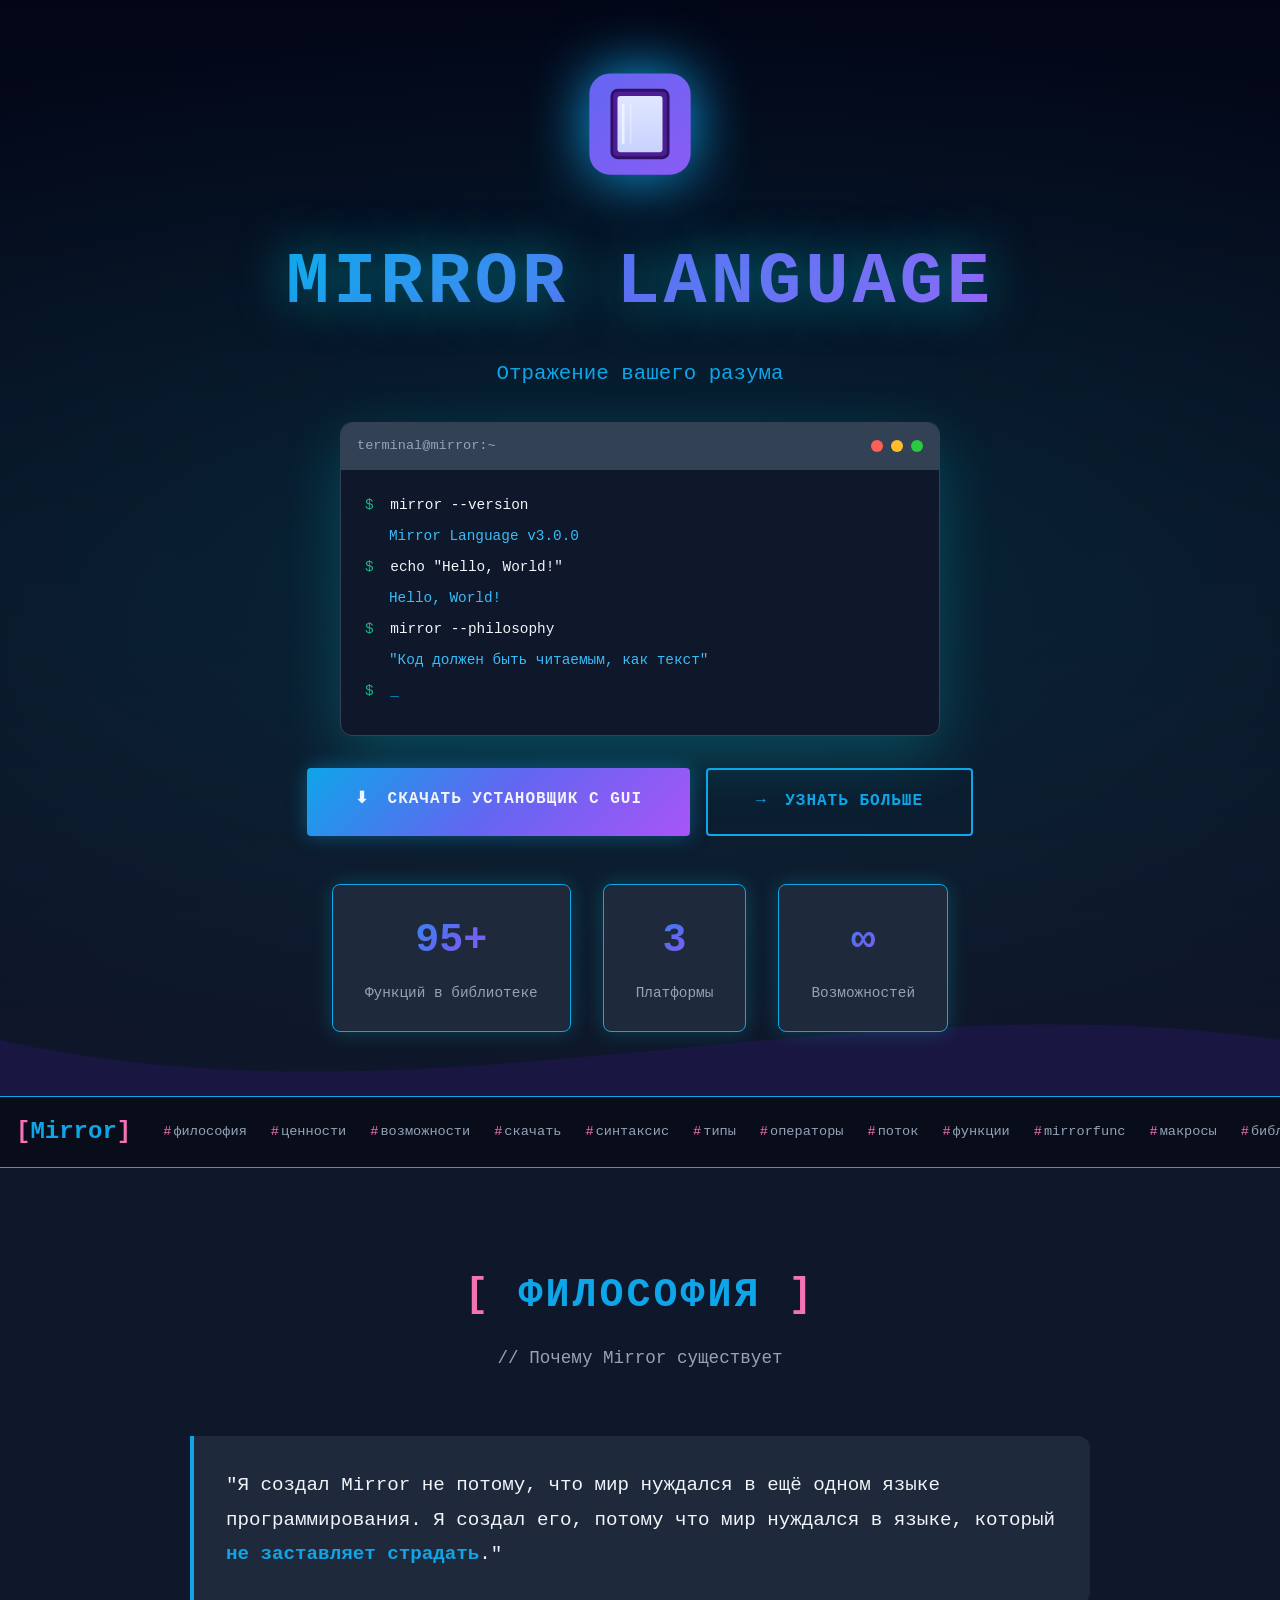
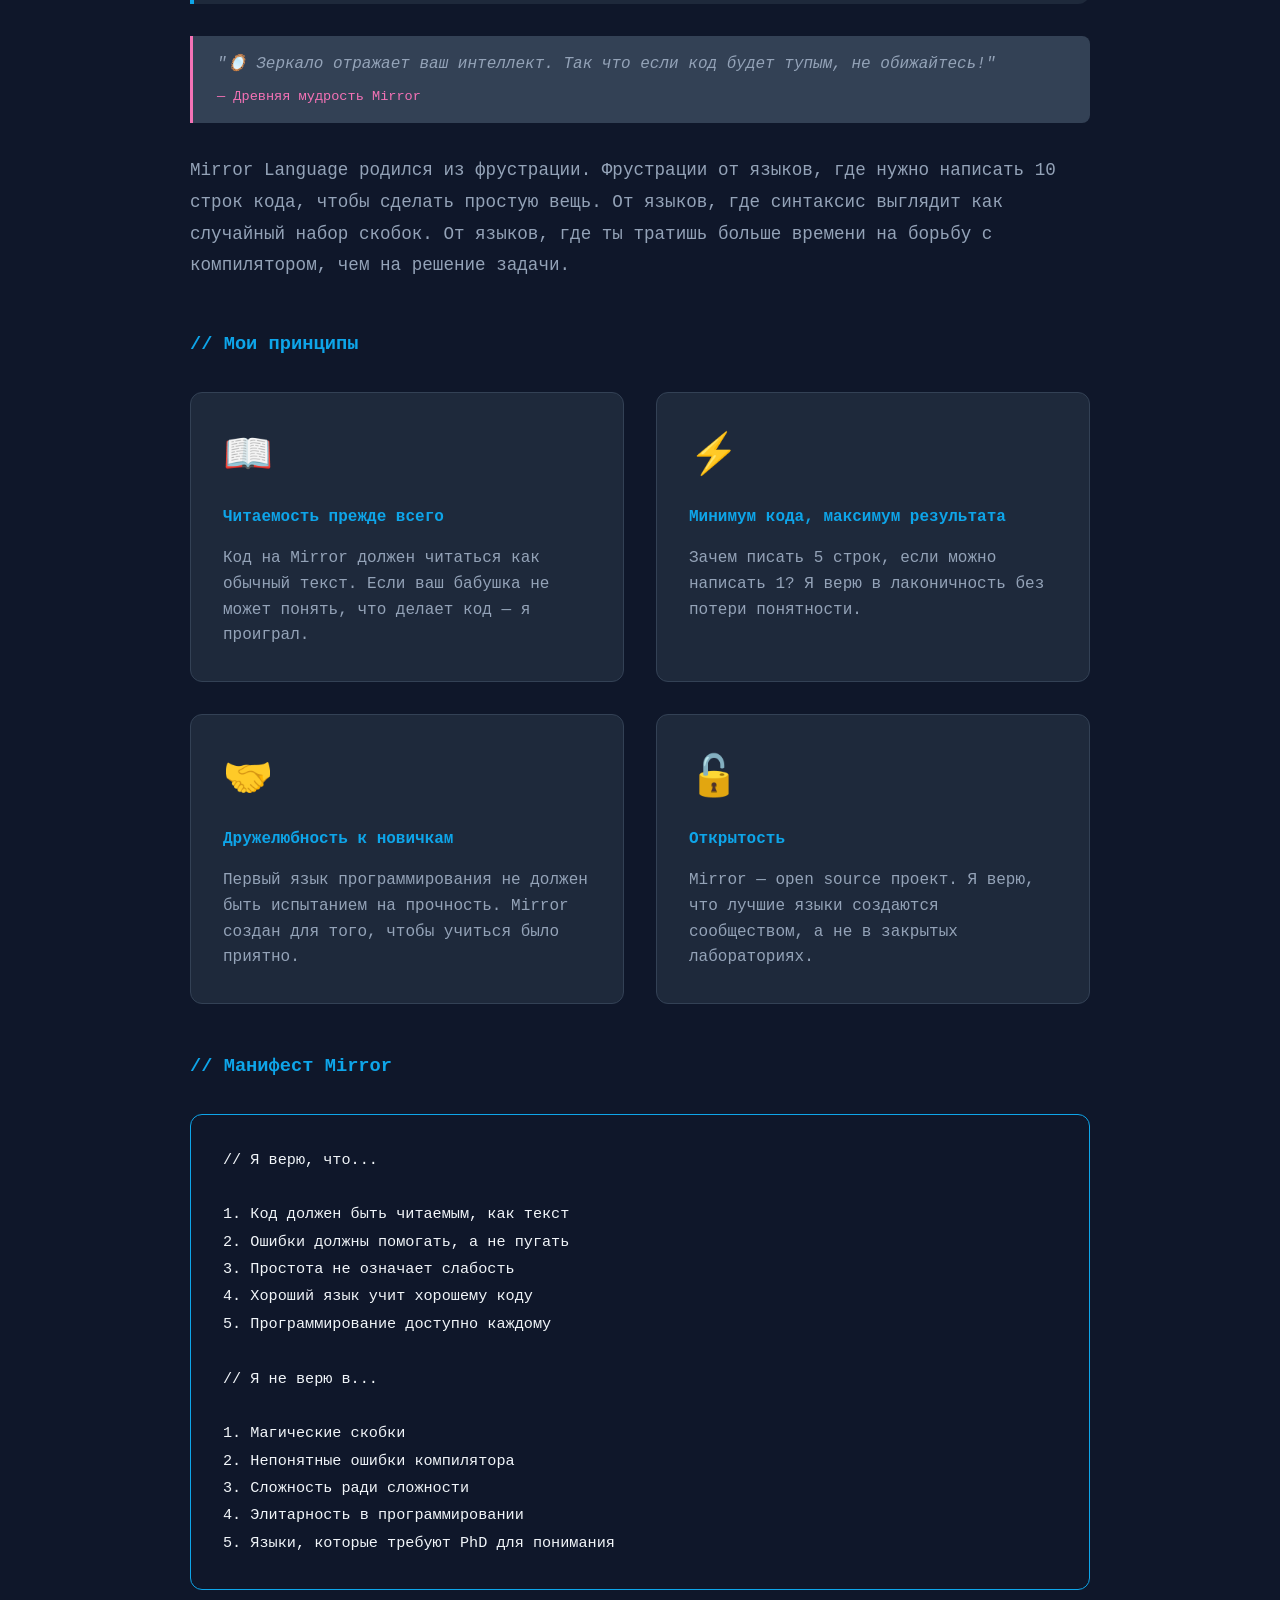
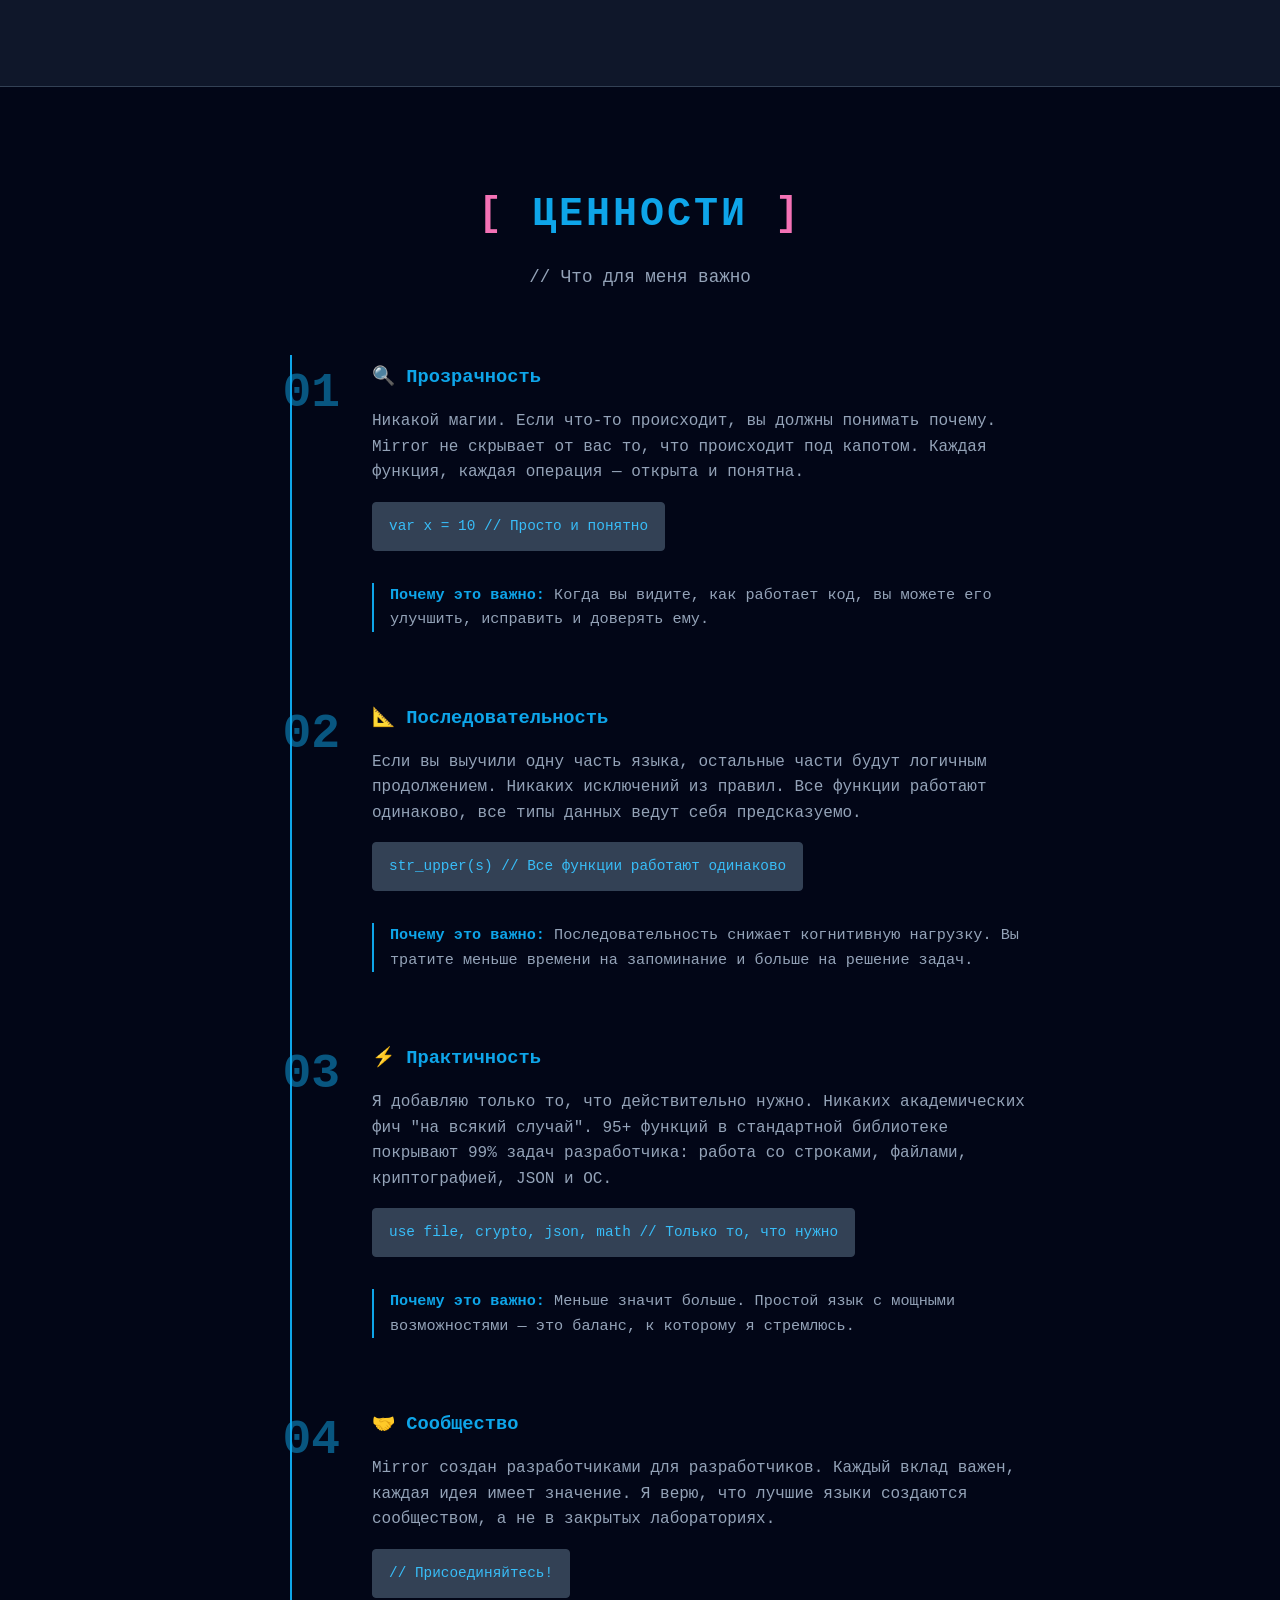
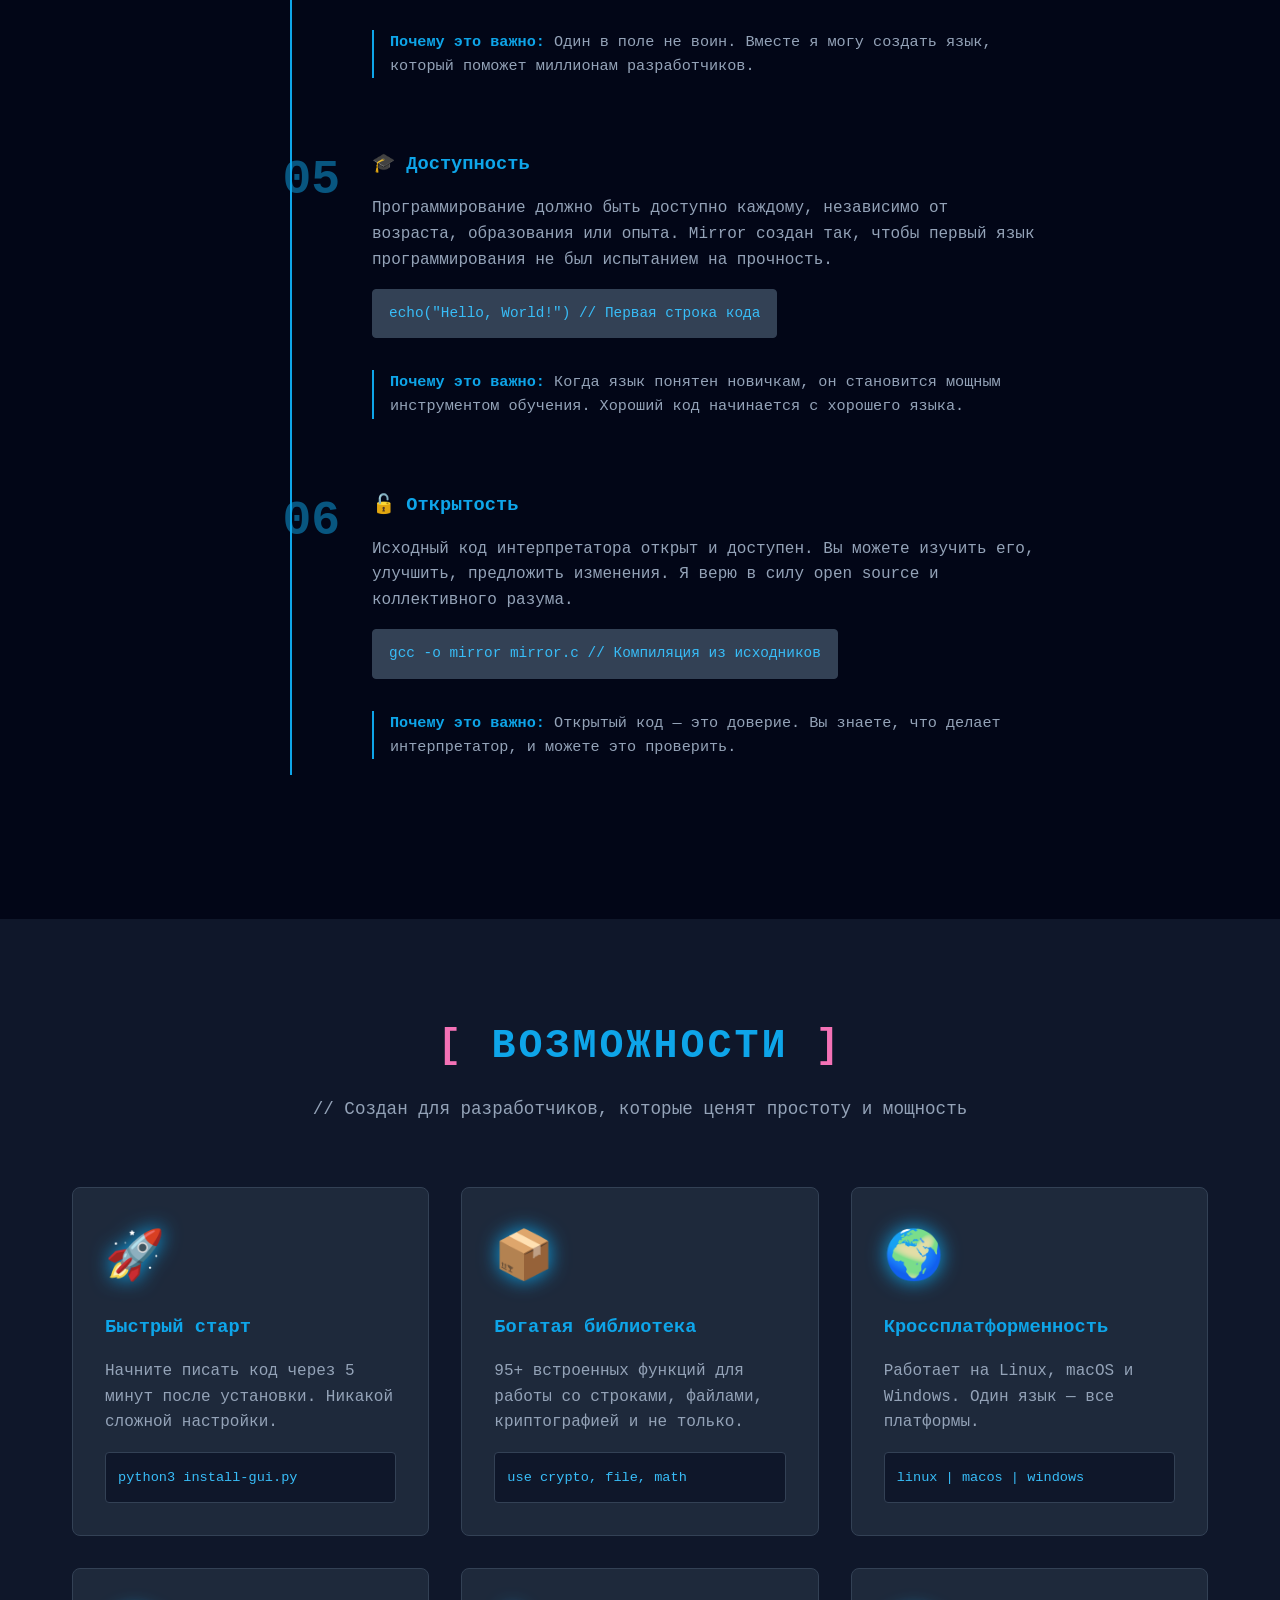
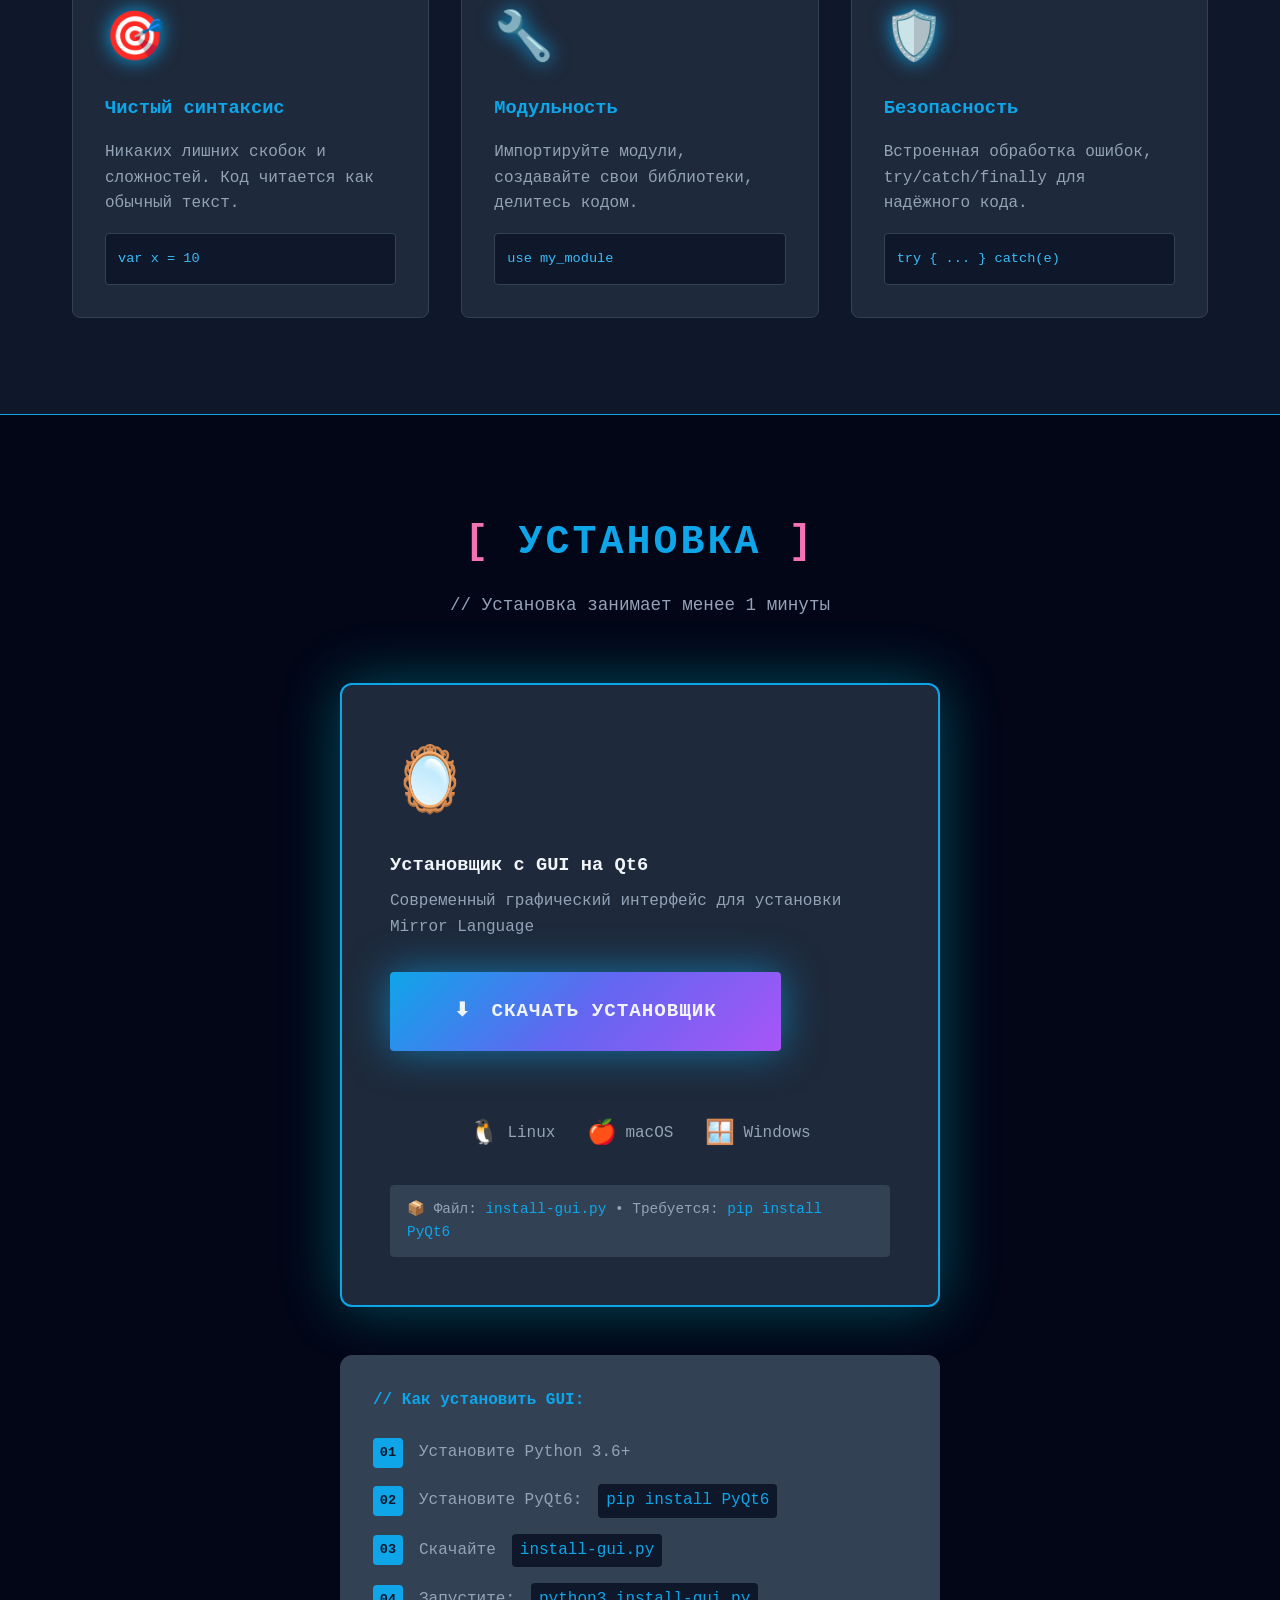
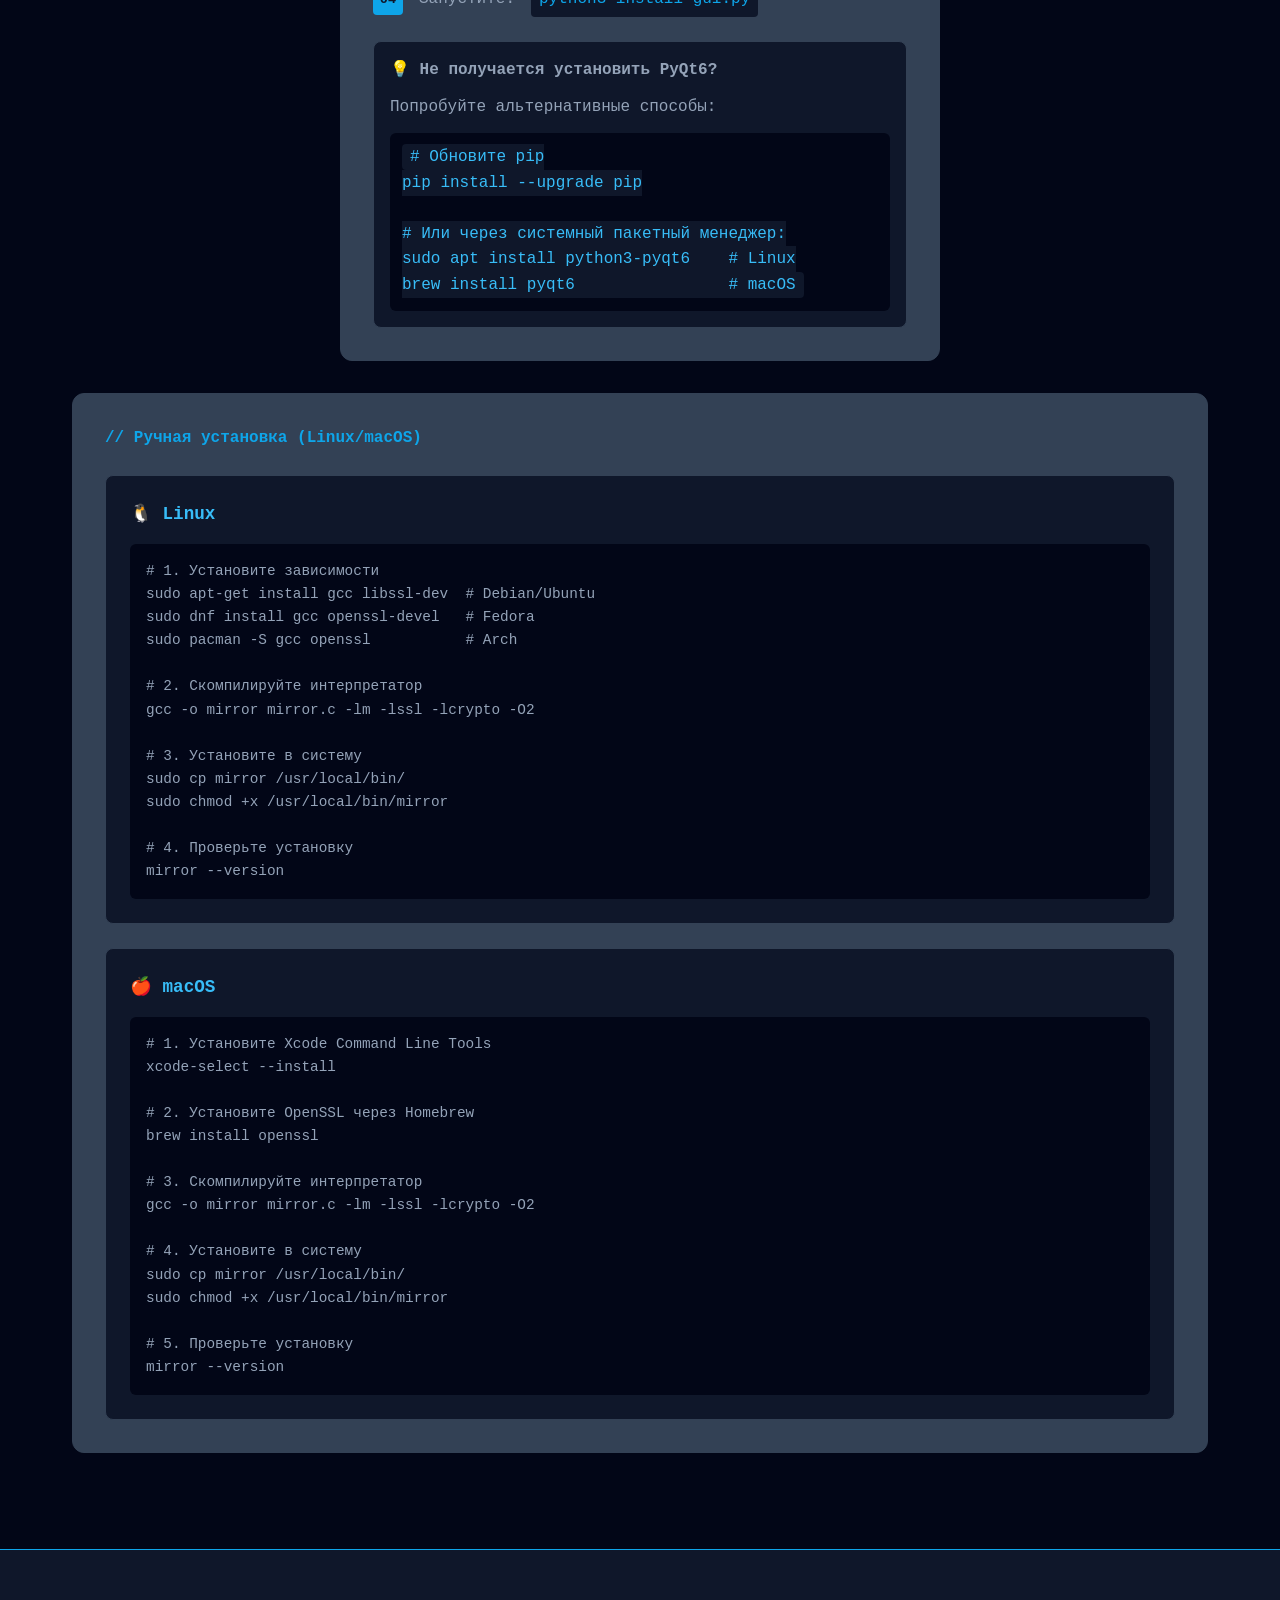
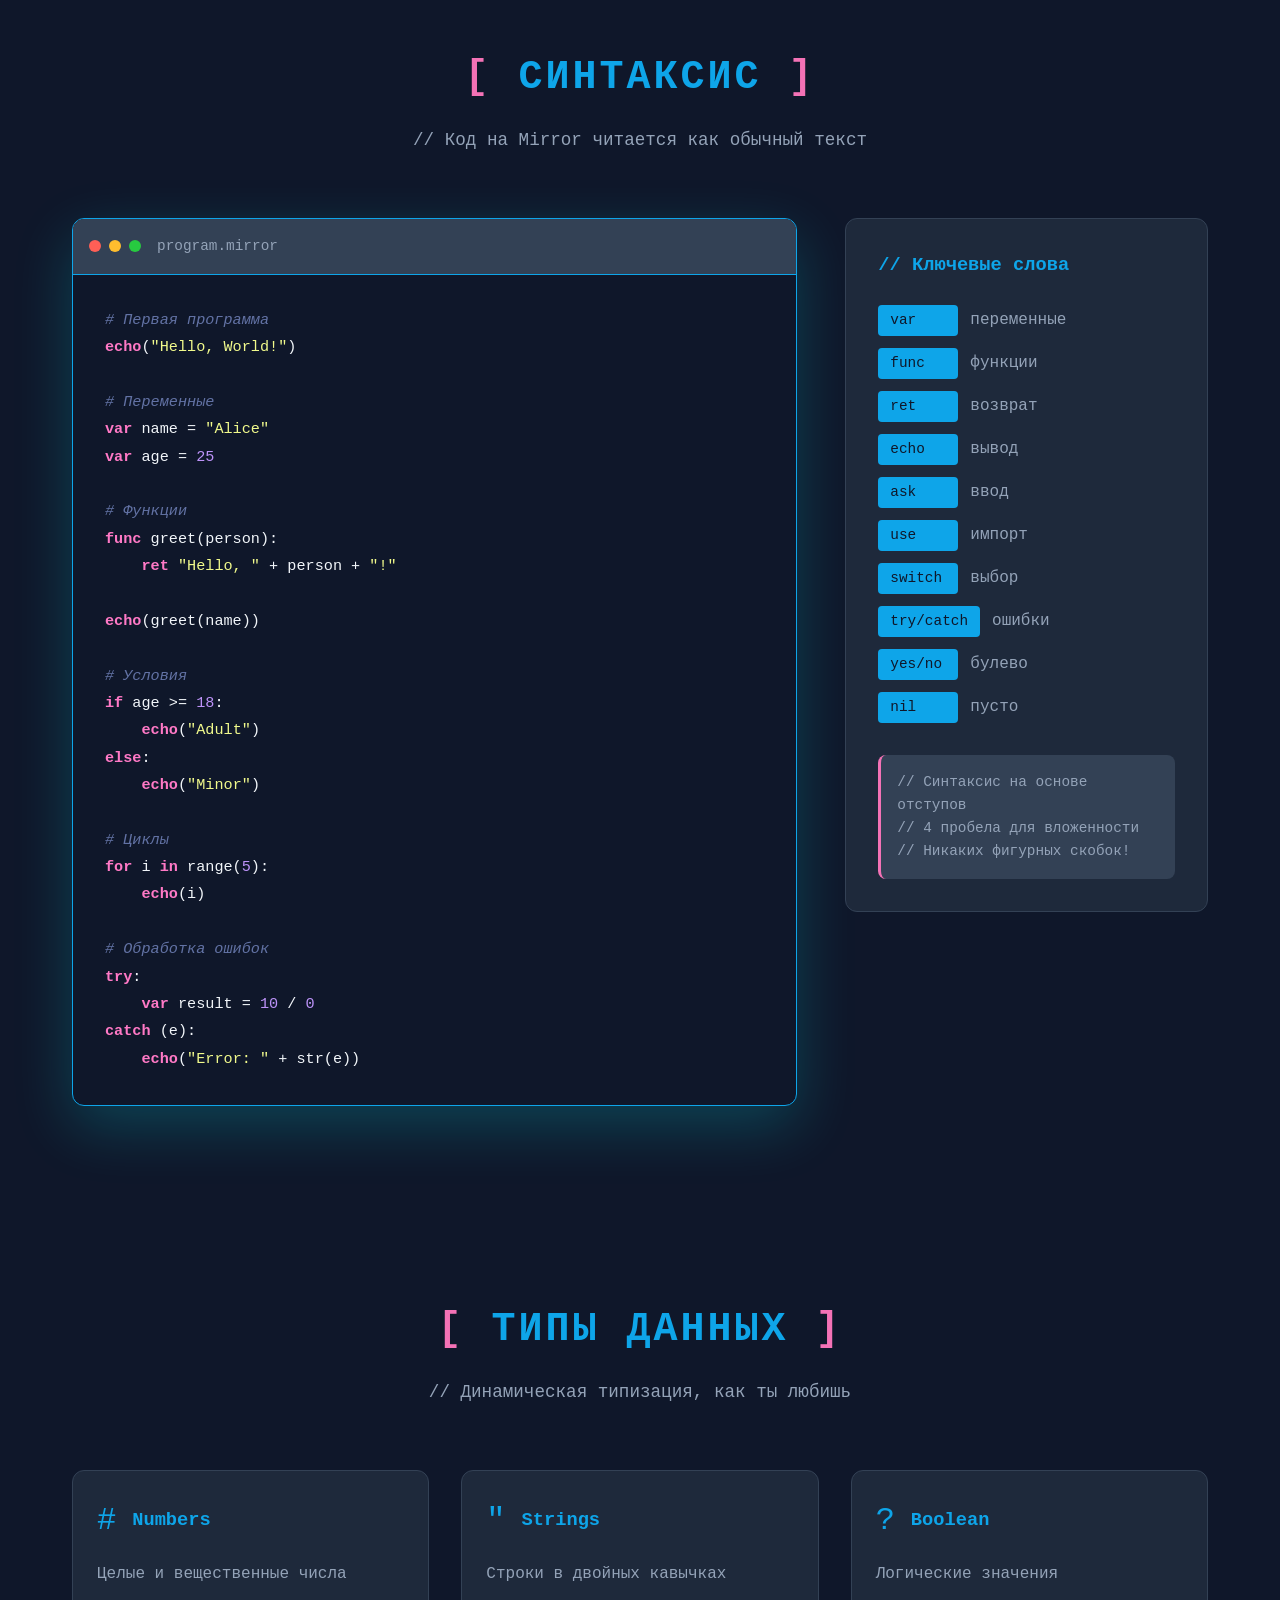
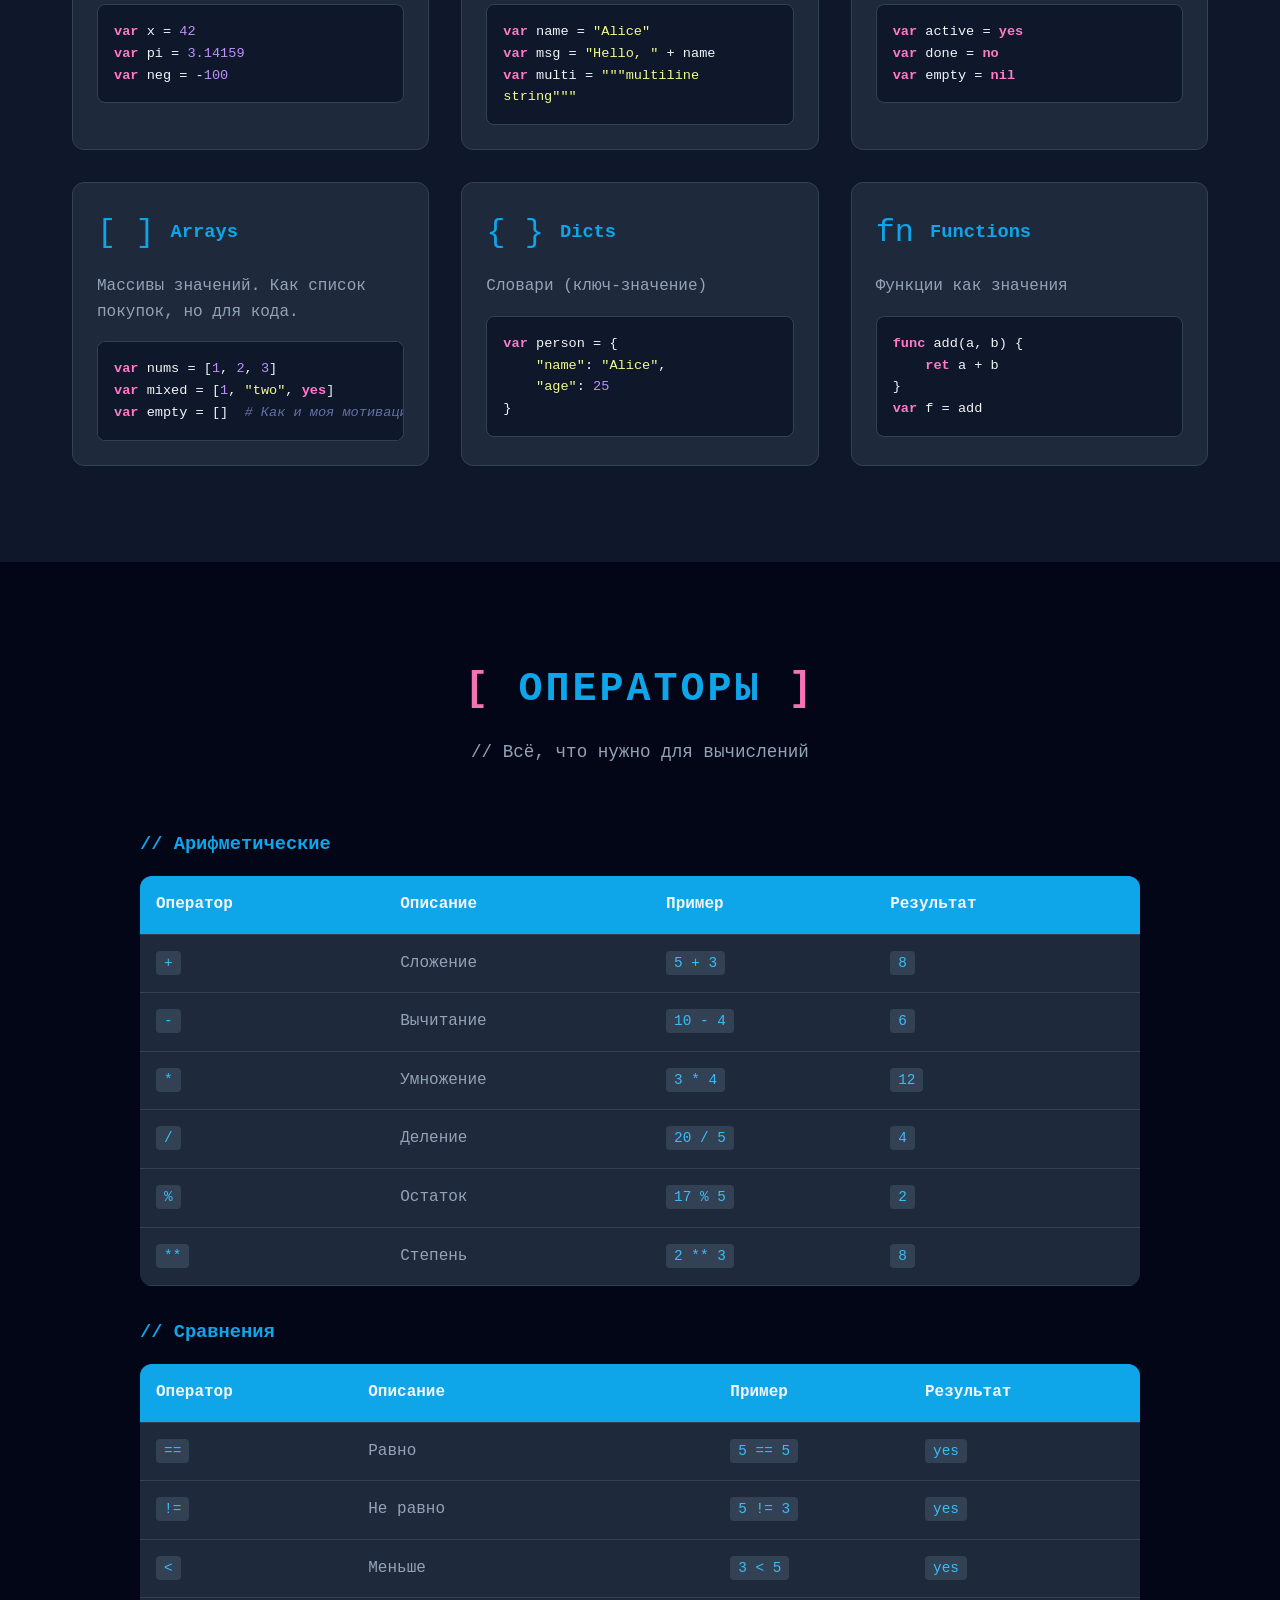
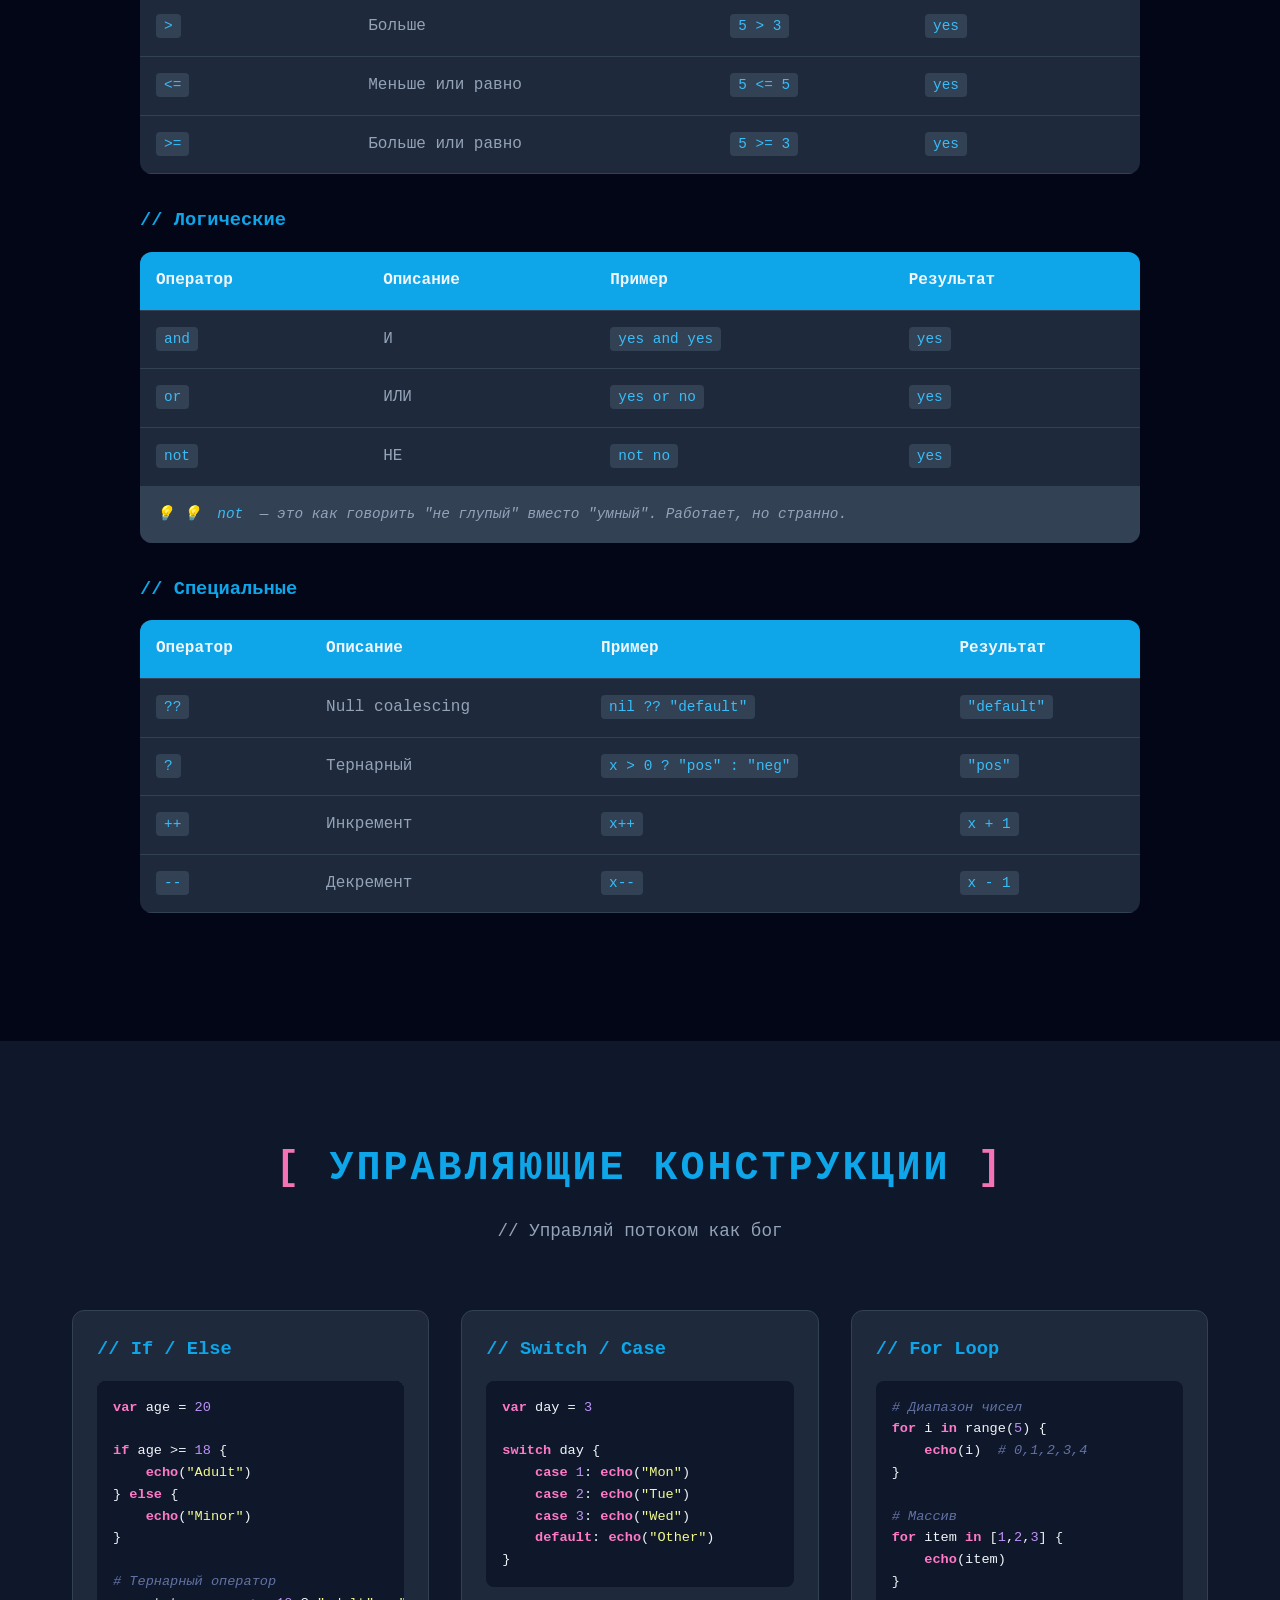
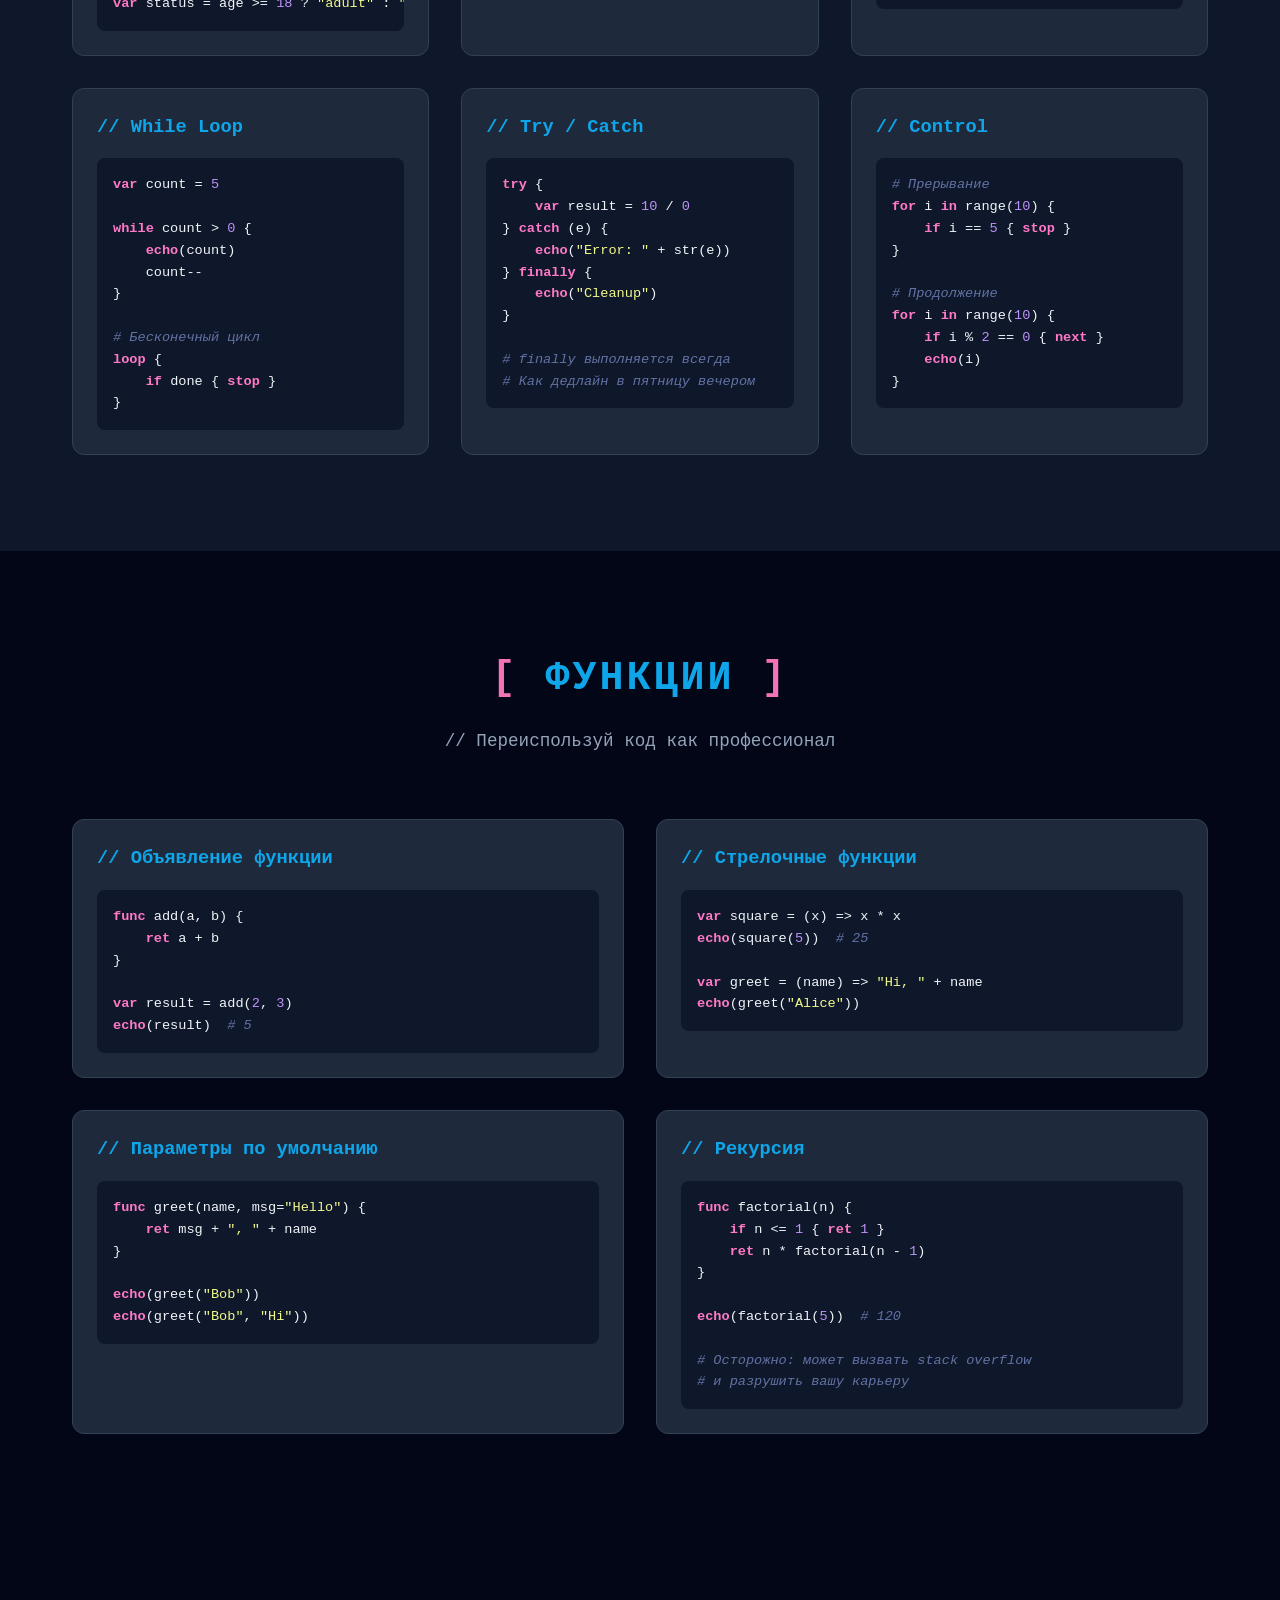
<file: index.html>
<!DOCTYPE html>
<html lang="ru">
<head>
    <meta charset="UTF-8">
    <meta name="viewport" content="width=device-width, initial-scale=1.0">
    <meta name="description" content="Mirror Language — современный язык программирования с простым синтаксисом и мощными возможностями">
    <meta name="keywords" content="Mirror, язык программирования, programming language, интерпретатор, coding">
    <title>Mirror Language — Современный язык программирования</title>
    <link rel="stylesheet" href="css/style.css">
    <link rel="icon" type="image/svg+xml" href="img/mirror-icon.svg">
</head>
<body>
    <!-- Background Grid -->
    <div class="bg-grid"></div>
    <div class="bg-particles"></div>
    
    <!-- Hero Section -->
    <header class="hero">
        <div class="hero-content">
            <div class="logo-container">
                <img src="img/mirror-icon.svg" alt="Mirror Logo" class="hero-logo">
            </div>
            <h1 class="hero-title">Mirror Language</h1>
            <p class="hero-subtitle">Отражение вашего разума</p>
            
            <div class="terminal-window">
                <div class="terminal-header">
                    <span class="terminal-title">terminal@mirror:~</span>
                    <div class="terminal-buttons">
                        <span class="btn-terminal"></span>
                        <span class="btn-terminal"></span>
                        <span class="btn-terminal"></span>
                    </div>
                </div>
                <div class="terminal-body">
                    <p><span class="prompt">$</span> <span class="command">mirror --version</span></p>
                    <p class="output">Mirror Language v3.0.0</p>
                    <p><span class="prompt">$</span> <span class="command">echo "Hello, World!"</span></p>
                    <p class="output">Hello, World!</p>
                    <p><span class="prompt">$</span> <span class="command">mirror --philosophy</span></p>
                    <p class="output">"Код должен быть читаемым, как текст"</p>
                    <p><span class="prompt">$</span> <span class="cursor">_</span></p>
                </div>
            </div>
            
            <div class="hero-buttons">
                <a href="#download" class="btn btn-primary btn-large">
                    <span class="btn-icon">⬇</span> Скачать установщик с GUI
                </a>
                <a href="#features" class="btn btn-secondary btn-large">
                    <span class="btn-icon">→</span> Узнать больше
                </a>
            </div>
            
            <div class="hero-stats">
                <div class="stat">
                    <span class="stat-number">95+</span>
                    <span class="stat-label">Функций в библиотеке</span>
                </div>
                <div class="stat">
                    <span class="stat-number">3</span>
                    <span class="stat-label">Платформы</span>
                </div>
                <div class="stat">
                    <span class="stat-number">∞</span>
                    <span class="stat-label">Возможностей</span>
                </div>
            </div>
        </div>
        <div class="hero-wave">
            <svg viewBox="0 0 1440 120" preserveAspectRatio="none">
                <path d="M0,64 C480,160 960,0 1440,64 L1440,120 L0,120 Z" fill="#1a1642"/>
            </svg>
        </div>
    </header>
    
    <!-- Navigation -->
    <nav class="main-nav">
        <div class="nav-container">
            <a href="#" class="nav-logo">
                <span class="logo-bracket">[</span>Mirror<span class="logo-bracket">]</span>
            </a>
            <button class="mobile-menu-btn" aria-label="Меню">
                <span></span>
                <span></span>
                <span></span>
            </button>
            <ul class="nav-menu">
                <li><a href="#philosophy"><span class="nav-hash">#</span>философия</a></li>
                <li><a href="#values"><span class="nav-hash">#</span>ценности</a></li>
                <li><a href="#features"><span class="nav-hash">#</span>возможности</a></li>
                <li><a href="#download"><span class="nav-hash">#</span>скачать</a></li>
                <li><a href="#syntax"><span class="nav-hash">#</span>синтаксис</a></li>
                <li><a href="#datatypes"><span class="nav-hash">#</span>типы</a></li>
                <li><a href="#operators"><span class="nav-hash">#</span>операторы</a></li>
                <li><a href="#controlflow"><span class="nav-hash">#</span>поток</a></li>
                <li><a href="#functions"><span class="nav-hash">#</span>функции</a></li>
                <li><a href="#mirrorfunc"><span class="nav-hash">#</span>mirrorfunc</a></li>
                <li><a href="#macros"><span class="nav-hash">#</span>макросы</a></li>
                <li><a href="#stdlib"><span class="nav-hash">#</span>библиотека</a></li>
                <li><a href="#community"><span class="nav-hash">#</span>сообщество</a></li>
            </ul>
        </div>
    </nav>
    
    <main>
        <!-- Philosophy Section -->
        <section id="philosophy" class="section philosophy">
            <div class="container">
                <h2 class="section-title"><span class="title-bracket">[</span> Философия <span class="title-bracket">]</span></h2>
                <p class="section-subtitle">// Почему Mirror существует</p>
                
                <div class="philosophy-content">
                    <div class="philosophy-text">
                        <blockquote class="main-quote">
                            "Я создал Mirror не потому, что мир нуждался в ещё одном языке программирования.
                            Я создал его, потому что мир нуждался в языке, который <span class="highlight">не заставляет страдать</span>."
                        </blockquote>
                        
                        <blockquote class="funny-inline-quote">
                            "🪞 Зеркало отражает ваш интеллект. Так что если код будет тупым, не обижайтесь!"
                            <cite>— Древняя мудрость Mirror</cite>
                        </blockquote>
                        
                        <p class="lead-text">
                            Mirror Language родился из фрустрации. Фрустрации от языков, где нужно написать 10 строк кода,
                            чтобы сделать простую вещь. От языков, где синтаксис выглядит как случайный набор скобок.
                            От языков, где ты тратишь больше времени на борьбу с компилятором, чем на решение задачи.
                        </p>
                        
                        <h3>// Мои принципы</h3>
                        <div class="principles-grid">
                            <div class="principle-card">
                                <div class="principle-icon">📖</div>
                                <h4>Читаемость прежде всего</h4>
                                <p>Код на Mirror должен читаться как обычный текст. Если ваш бабушка не может понять, что делает код — я проиграл.</p>
                            </div>
                            
                            <div class="principle-card">
                                <div class="principle-icon">⚡</div>
                                <h4>Минимум кода, максимум результата</h4>
                                <p>Зачем писать 5 строк, если можно написать 1? Я верю в лаконичность без потери понятности.</p>
                            </div>
                            
                            <div class="principle-card">
                                <div class="principle-icon">🤝</div>
                                <h4>Дружелюбность к новичкам</h4>
                                <p>Первый язык программирования не должен быть испытанием на прочность. Mirror создан для того, чтобы учиться было приятно.</p>
                            </div>
                            
                            <div class="principle-card">
                                <div class="principle-icon">🔓</div>
                                <h4>Открытость</h4>
                                <p>Mirror — open source проект. Я верю, что лучшие языки создаются сообществом, а не в закрытых лабораториях.</p>
                            </div>
                        </div>
                        
                        <h3>// Манифест Mirror</h3>
                        <div class="manifesto">
                            <pre><code>// Я верю, что...

1. Код должен быть читаемым, как текст
2. Ошибки должны помогать, а не пугать
3. Простота не означает слабость
4. Хороший язык учит хорошему коду
5. Программирование доступно каждому

// Я не верю в...

1. Магические скобки
2. Непонятные ошибки компилятора
3. Сложность ради сложности
4. Элитарность в программировании
5. Языки, которые требуют PhD для понимания</code></pre>
                        </div>
                    </div>
                </div>
            </div>
        </section>
        
        <!-- Values Section -->
        <section id="values" class="section values">
            <div class="container">
                <h2 class="section-title"><span class="title-bracket">[</span> Ценности <span class="title-bracket">]</span></h2>
                <p class="section-subtitle">// Что для меня важно</p>

                <div class="values-timeline">
                    <div class="value-item">
                        <div class="value-number">01</div>
                        <div class="value-content">
                            <h3>🔍 Прозрачность</h3>
                            <p>Никакой магии. Если что-то происходит, вы должны понимать почему. Mirror не скрывает от вас то, что происходит под капотом. Каждая функция, каждая операция — открыта и понятна.</p>
                            <code class="value-example">var x = 10  // Просто и понятно</code>
                            <p class="value-desc"><strong>Почему это важно:</strong> Когда вы видите, как работает код, вы можете его улучшить, исправить и доверять ему.</p>
                        </div>
                    </div>

                    <div class="value-item">
                        <div class="value-number">02</div>
                        <div class="value-content">
                            <h3>📐 Последовательность</h3>
                            <p>Если вы выучили одну часть языка, остальные части будут логичным продолжением. Никаких исключений из правил. Все функции работают одинаково, все типы данных ведут себя предсказуемо.</p>
                            <code class="value-example">str_upper(s)  // Все функции работают одинаково</code>
                            <p class="value-desc"><strong>Почему это важно:</strong> Последовательность снижает когнитивную нагрузку. Вы тратите меньше времени на запоминание и больше на решение задач.</p>
                        </div>
                    </div>

                    <div class="value-item">
                        <div class="value-number">03</div>
                        <div class="value-content">
                            <h3>⚡ Практичность</h3>
                            <p>Я добавляю только то, что действительно нужно. Никаких академических фич "на всякий случай". 95+ функций в стандартной библиотеке покрывают 99% задач разработчика: работа со строками, файлами, криптографией, JSON и ОС.</p>
                            <code class="value-example">use file, crypto, json, math  // Только то, что нужно</code>
                            <p class="value-desc"><strong>Почему это важно:</strong> Меньше значит больше. Простой язык с мощными возможностями — это баланс, к которому я стремлюсь.</p>
                        </div>
                    </div>

                        <div class="value-item">
                        <div class="value-number">04</div>
                        <div class="value-content">
                            <h3>🤝 Сообщество</h3>
                            <p>Mirror создан разработчиками для разработчиков. Каждый вклад важен, каждая идея имеет значение. Я верю, что лучшие языки создаются сообществом, а не в закрытых лабораториях.</p>
                            <code class="value-example">// Присоединяйтесь!</code>
                            <p class="value-desc"><strong>Почему это важно:</strong> Один в поле не воин. Вместе я могу создать язык, который поможет миллионам разработчиков.</p>
                        </div>
                    </div>

                    <div class="value-item">
                        <div class="value-number">05</div>
                        <div class="value-content">
                            <h3>🎓 Доступность</h3>
                            <p>Программирование должно быть доступно каждому, независимо от возраста, образования или опыта. Mirror создан так, чтобы первый язык программирования не был испытанием на прочность.</p>
                            <code class="value-example">echo("Hello, World!")  // Первая строка кода</code>
                            <p class="value-desc"><strong>Почему это важно:</strong> Когда язык понятен новичкам, он становится мощным инструментом обучения. Хороший код начинается с хорошего языка.</p>
                        </div>
                    </div>

                    <div class="value-item">
                        <div class="value-number">06</div>
                        <div class="value-content">
                            <h3>🔓 Открытость</h3>
                            <p>Исходный код интерпретатора открыт и доступен. Вы можете изучить его, улучшить, предложить изменения. Я верю в силу open source и коллективного разума.</p>
                            <code class="value-example">gcc -o mirror mirror.c  // Компиляция из исходников</code>
                            <p class="value-desc"><strong>Почему это важно:</strong> Открытый код — это доверие. Вы знаете, что делает интерпретатор, и можете это проверить.</p>
                        </div>
                    </div>
                </div>
            </div>
        </section>
        
        <!-- Features Section -->
        <section id="features" class="section features">
            <div class="container">
                <h2 class="section-title"><span class="title-bracket">[</span> Возможности <span class="title-bracket">]</span></h2>
                <p class="section-subtitle">// Создан для разработчиков, которые ценят простоту и мощность</p>
                
                <div class="features-grid">
                    <div class="feature-card">
                        <div class="feature-icon">🚀</div>
                        <h3>Быстрый старт</h3>
                        <p>Начните писать код через 5 минут после установки. Никакой сложной настройки.</p>
                        <div class="feature-code"><code>python3 install-gui.py</code></div>
                    </div>
                    
                    <div class="feature-card">
                        <div class="feature-icon">📦</div>
                        <h3>Богатая библиотека</h3>
                        <p>95+ встроенных функций для работы со строками, файлами, криптографией и не только.</p>
                        <div class="feature-code"><code>use crypto, file, math</code></div>
                    </div>
                    
                    <div class="feature-card">
                        <div class="feature-icon">🌍</div>
                        <h3>Кроссплатформенность</h3>
                        <p>Работает на Linux, macOS и Windows. Один язык — все платформы.</p>
                        <div class="feature-code"><code>linux | macos | windows</code></div>
                    </div>
                    
                    <div class="feature-card">
                        <div class="feature-icon">🎯</div>
                        <h3>Чистый синтаксис</h3>
                        <p>Никаких лишних скобок и сложностей. Код читается как обычный текст.</p>
                        <div class="feature-code"><code>var x = 10</code></div>
                    </div>
                    
                    <div class="feature-card">
                        <div class="feature-icon">🔧</div>
                        <h3>Модульность</h3>
                        <p>Импортируйте модули, создавайте свои библиотеки, делитесь кодом.</p>
                        <div class="feature-code"><code>use my_module</code></div>
                    </div>
                    
                    <div class="feature-card">
                        <div class="feature-icon">🛡️</div>
                        <h3>Безопасность</h3>
                        <p>Встроенная обработка ошибок, try/catch/finally для надёжного кода.</p>
                        <div class="feature-code"><code>try { ... } catch(e)</code></div>
                    </div>
                </div>
            </div>
        </section>
        
        <!-- Download Section -->
        <section id="download" class="section download">
            <div class="container">
                <h2 class="section-title"><span class="title-bracket">[</span> Установка <span class="title-bracket">]</span></h2>
                <p class="section-subtitle">// Установка занимает менее 1 минуты</p>

                <div class="download-box">
                    <div class="download-icon">🪞</div>
                    <h3>Установщик с GUI на Qt6</h3>
                    <p>Современный графический интерфейс для установки Mirror Language</p>

                    <a href="install.zip" class="btn btn-primary btn-download" download="install.zip">
                        <span class="btn-icon">⬇</span> Скачать установщик
                    </a>

                    <div class="download-info">
                        <div class="download-item">
                            <span class="os-icon">🐧</span>
                            <span>Linux</span>
                        </div>
                        <div class="download-item">
                            <span class="os-icon">🍎</span>
                            <span>macOS</span>
                        </div>
                        <div class="download-item">
                            <span class="os-icon">🪟</span>
                            <span>Windows</span>
                        </div>
                    </div>

                    <p class="download-note">
                        <span class="file-icon">📦</span> Файл: <code>install-gui.py</code> • Требуется: <code>pip install PyQt6</code>
                    </p>
                </div>

                <div class="install-steps">
                    <h4>// Как установить GUI:</h4>
                    <ol>
                        <li><span class="step-num">01</span> Установите Python 3.6+</li>
                        <li><span class="step-num">02</span> Установите PyQt6: <code>pip install PyQt6</code></li>
                        <li><span class="step-num">03</span> Скачайте <code>install-gui.py</code></li>
                        <li><span class="step-num">04</span> Запустите: <code>python3 install-gui.py</code></li>
                    </ol>
                    
                    <div class="pyqt-note">
                        <p><strong>💡 Не получается установить PyQt6?</strong></p>
                        <p>Попробуйте альтернативные способы:</p>
                        <pre><code># Обновите pip
pip install --upgrade pip

# Или через системный пакетный менеджер:
sudo apt install python3-pyqt6    # Linux
brew install pyqt6                # macOS</code></pre>
                    </div>
                </div>
                
                <div class="install-manual">
                    <h4>// Ручная установка (Linux/macOS)</h4>
                    
                    <div class="install-tab">
                        <h5>🐧 Linux</h5>
                        <pre><code># 1. Установите зависимости
sudo apt-get install gcc libssl-dev  # Debian/Ubuntu
sudo dnf install gcc openssl-devel   # Fedora
sudo pacman -S gcc openssl           # Arch

# 2. Скомпилируйте интерпретатор
gcc -o mirror mirror.c -lm -lssl -lcrypto -O2

# 3. Установите в систему
sudo cp mirror /usr/local/bin/
sudo chmod +x /usr/local/bin/mirror

# 4. Проверьте установку
mirror --version</code></pre>
                    </div>
                    
                    <div class="install-tab">
                        <h5>🍎 macOS</h5>
                        <pre><code># 1. Установите Xcode Command Line Tools
xcode-select --install

# 2. Установите OpenSSL через Homebrew
brew install openssl

# 3. Скомпилируйте интерпретатор
gcc -o mirror mirror.c -lm -lssl -lcrypto -O2

# 4. Установите в систему
sudo cp mirror /usr/local/bin/
sudo chmod +x /usr/local/bin/mirror

# 5. Проверьте установку
mirror --version</code></pre>
                    </div>
                </div>
            </div>
        </section>
        
        <!-- Syntax Section -->
        <section id="syntax" class="section syntax">
            <div class="container">
                <h2 class="section-title"><span class="title-bracket">[</span> Синтаксис <span class="title-bracket">]</span></h2>
                <p class="section-subtitle">// Код на Mirror читается как обычный текст</p>
                
                <div class="syntax-showcase">
                    <div class="code-window">
                        <div class="window-header">
                            <span class="window-buttons">
                                <span class="btn-red"></span>
                                <span class="btn-yellow"></span>
                                <span class="btn-green"></span>
                            </span>
                            <span class="window-title">program.mirror</span>
                        </div>
                        <pre><code class="language-mirror"><span class="comment"># Первая программа</span>
<span class="keyword">echo</span>(<span class="string">"Hello, World!"</span>)

<span class="comment"># Переменные</span>
<span class="keyword">var</span> name = <span class="string">"Alice"</span>
<span class="keyword">var</span> age = <span class="number">25</span>

<span class="comment"># Функции</span>
<span class="keyword">func</span> greet(person):
    <span class="keyword">ret</span> <span class="string">"Hello, "</span> + person + <span class="string">"!"</span>

<span class="keyword">echo</span>(greet(name))

<span class="comment"># Условия</span>
<span class="keyword">if</span> age >= <span class="number">18</span>:
    <span class="keyword">echo</span>(<span class="string">"Adult"</span>)
<span class="keyword">else</span>:
    <span class="keyword">echo</span>(<span class="string">"Minor"</span>)

<span class="comment"># Циклы</span>
<span class="keyword">for</span> i <span class="keyword">in</span> range(<span class="number">5</span>):
    <span class="keyword">echo</span>(i)

<span class="comment"># Обработка ошибок</span>
<span class="keyword">try</span>:
    <span class="keyword">var</span> result = <span class="number">10</span> / <span class="number">0</span>
<span class="keyword">catch</span> (e):
    <span class="keyword">echo</span>(<span class="string">"Error: "</span> + str(e))</code></pre>
                    </div>
                    
                    <div class="syntax-features">
                        <h3>// Ключевые слова</h3>
                        <ul class="keyword-list">
                            <li><code>var</code> <span class="kw-desc">переменные</span></li>
                            <li><code>func</code> <span class="kw-desc">функции</span></li>
                            <li><code>ret</code> <span class="kw-desc">возврат</span></li>
                            <li><code>echo</code> <span class="kw-desc">вывод</span></li>
                            <li><code>ask</code> <span class="kw-desc">ввод</span></li>
                            <li><code>use</code> <span class="kw-desc">импорт</span></li>
                            <li><code>switch</code> <span class="kw-desc">выбор</span></li>
                            <li><code>try/catch</code> <span class="kw-desc">ошибки</span></li>
                            <li><code>yes/no</code> <span class="kw-desc">булево</span></li>
                            <li><code>nil</code> <span class="kw-desc">пусто</span></li>
                        </ul>
                        
                        <div class="syntax-note">
                            <p>// Синтаксис на основе отступов</p>
                            <p>// 4 пробела для вложенности</p>
                            <p>// Никаких фигурных скобок!</p>
                        </div>
                    </div>
                </div>
            </div>
        </section>
        
        <!-- Data Types Section -->
        <section id="datatypes" class="section datatypes">
            <div class="container">
                <h2 class="section-title"><span class="title-bracket">[</span> Типы данных <span class="title-bracket">]</span></h2>
                <p class="section-subtitle">// Динамическая типизация, как ты любишь</p>
                
                <div class="datatypes-grid">
                    <div class="datatype-card">
                        <div class="datatype-header">
                            <span class="datatype-icon">#</span>
                            <h3>Numbers</h3>
                        </div>
                        <p>Целые и вещественные числа</p>
                        <pre><code><span class="keyword">var</span> x = <span class="number">42</span>
<span class="keyword">var</span> pi = <span class="number">3.14159</span>
<span class="keyword">var</span> neg = -<span class="number">100</span></code></pre>
                    </div>
                    
                    <div class="datatype-card">
                        <div class="datatype-header">
                            <span class="datatype-icon">"</span>
                            <h3>Strings</h3>
                        </div>
                        <p>Строки в двойных кавычках</p>
                        <pre><code><span class="keyword">var</span> name = <span class="string">"Alice"</span>
<span class="keyword">var</span> msg = <span class="string">"Hello, "</span> + name
<span class="keyword">var</span> multi = <span class="string">"""multiline</span>
<span class="string">string"""</span></code></pre>
                    </div>
                    
                    <div class="datatype-card">
                        <div class="datatype-header">
                            <span class="datatype-icon">?</span>
                            <h3>Boolean</h3>
                        </div>
                        <p>Логические значения</p>
                        <pre><code><span class="keyword">var</span> active = <span class="keyword">yes</span>
<span class="keyword">var</span> done = <span class="keyword">no</span>
<span class="keyword">var</span> empty = <span class="keyword">nil</span></code></pre>
                    </div>
                    
                    <div class="datatype-card">
                        <div class="datatype-header">
                            <span class="datatype-icon">[ ]</span>
                            <h3>Arrays</h3>
                        </div>
                        <p>Массивы значений. Как список покупок, но для кода.</p>
                        <pre><code><span class="keyword">var</span> nums = [<span class="number">1</span>, <span class="number">2</span>, <span class="number">3</span>]
<span class="keyword">var</span> mixed = [<span class="number">1</span>, <span class="string">"two"</span>, <span class="keyword">yes</span>]
<span class="keyword">var</span> empty = []  <span class="comment"># Как и моя мотивация по понедельникам</span></code></pre>
                    </div>
                    
                    <div class="datatype-card">
                        <div class="datatype-header">
                            <span class="datatype-icon">{ }</span>
                            <h3>Dicts</h3>
                        </div>
                        <p>Словари (ключ-значение)</p>
                        <pre><code><span class="keyword">var</span> person = {
    <span class="string">"name"</span>: <span class="string">"Alice"</span>,
    <span class="string">"age"</span>: <span class="number">25</span>
}</code></pre>
                    </div>
                    
                    <div class="datatype-card">
                        <div class="datatype-header">
                            <span class="datatype-icon">fn</span>
                            <h3>Functions</h3>
                        </div>
                        <p>Функции как значения</p>
                        <pre><code><span class="keyword">func</span> add(a, b) {
    <span class="keyword">ret</span> a + b
}
<span class="keyword">var</span> f = add</code></pre>
                    </div>
                </div>
            </div>
        </section>
        
        <!-- Operators Section -->
        <section id="operators" class="section operators">
            <div class="container">
                <h2 class="section-title"><span class="title-bracket">[</span> Операторы <span class="title-bracket">]</span></h2>
                <p class="section-subtitle">// Всё, что нужно для вычислений</p>
                
                <div class="operators-table">
                    <h3>// Арифметические</h3>
                    <table>
                        <thead>
                            <tr>
                                <th>Оператор</th>
                                <th>Описание</th>
                                <th>Пример</th>
                                <th>Результат</th>
                            </tr>
                        </thead>
                        <tbody>
                            <tr>
                                <td><code>+</code></td>
                                <td>Сложение</td>
                                <td><code>5 + 3</code></td>
                                <td><code>8</code></td>
                            </tr>
                            <tr>
                                <td><code>-</code></td>
                                <td>Вычитание</td>
                                <td><code>10 - 4</code></td>
                                <td><code>6</code></td>
                            </tr>
                            <tr>
                                <td><code>*</code></td>
                                <td>Умножение</td>
                                <td><code>3 * 4</code></td>
                                <td><code>12</code></td>
                            </tr>
                            <tr>
                                <td><code>/</code></td>
                                <td>Деление</td>
                                <td><code>20 / 5</code></td>
                                <td><code>4</code></td>
                            </tr>
                            <tr>
                                <td><code>%</code></td>
                                <td>Остаток</td>
                                <td><code>17 % 5</code></td>
                                <td><code>2</code></td>
                            </tr>
                            <tr>
                                <td><code>**</code></td>
                                <td>Степень</td>
                                <td><code>2 ** 3</code></td>
                                <td><code>8</code></td>
                            </tr>
                        </tbody>
                    </table>
                    
                    <h3>// Сравнения</h3>
                    <table>
                        <thead>
                            <tr>
                                <th>Оператор</th>
                                <th>Описание</th>
                                <th>Пример</th>
                                <th>Результат</th>
                            </tr>
                        </thead>
                        <tbody>
                            <tr>
                                <td><code>==</code></td>
                                <td>Равно</td>
                                <td><code>5 == 5</code></td>
                                <td><code>yes</code></td>
                            </tr>
                            <tr>
                                <td><code>!=</code></td>
                                <td>Не равно</td>
                                <td><code>5 != 3</code></td>
                                <td><code>yes</code></td>
                            </tr>
                            <tr>
                                <td><code>&lt;</code></td>
                                <td>Меньше</td>
                                <td><code>3 &lt; 5</code></td>
                                <td><code>yes</code></td>
                            </tr>
                            <tr>
                                <td><code>&gt;</code></td>
                                <td>Больше</td>
                                <td><code>5 &gt; 3</code></td>
                                <td><code>yes</code></td>
                            </tr>
                            <tr>
                                <td><code>&lt;=</code></td>
                                <td>Меньше или равно</td>
                                <td><code>5 &lt;= 5</code></td>
                                <td><code>yes</code></td>
                            </tr>
                            <tr>
                                <td><code>&gt;=</code></td>
                                <td>Больше или равно</td>
                                <td><code>5 &gt;= 3</code></td>
                                <td><code>yes</code></td>
                            </tr>
                        </tbody>
                    </table>
                    
                    <h3>// Логические</h3>
                    <table>
                        <thead>
                            <tr>
                                <th>Оператор</th>
                                <th>Описание</th>
                                <th>Пример</th>
                                <th>Результат</th>
                            </tr>
                        </thead>
                        <tbody>
                            <tr>
                                <td><code>and</code></td>
                                <td>И</td>
                                <td><code>yes and yes</code></td>
                                <td><code>yes</code></td>
                            </tr>
                            <tr>
                                <td><code>or</code></td>
                                <td>ИЛИ</td>
                                <td><code>yes or no</code></td>
                                <td><code>yes</code></td>
                            </tr>
                            <tr>
                                <td><code>not</code></td>
                                <td>НЕ</td>
                                <td><code>not no</code></td>
                                <td><code>yes</code></td>
                            </tr>
                            <tr>
                                <td colspan="4" class="joke-row">💡 <code>not</code> — это как говорить "не глупый" вместо "умный". Работает, но странно.</td>
                            </tr>
                        </tbody>
                    </table>
                    
                    <h3>// Специальные</h3>
                    <table>
                        <thead>
                            <tr>
                                <th>Оператор</th>
                                <th>Описание</th>
                                <th>Пример</th>
                                <th>Результат</th>
                            </tr>
                        </thead>
                        <tbody>
                            <tr>
                                <td><code>??</code></td>
                                <td>Null coalescing</td>
                                <td><code>nil ?? "default"</code></td>
                                <td><code>"default"</code></td>
                            </tr>
                            <tr>
                                <td><code>?</code></td>
                                <td>Тернарный</td>
                                <td><code>x > 0 ? "pos" : "neg"</code></td>
                                <td><code>"pos"</code></td>
                            </tr>
                            <tr>
                                <td><code>++</code></td>
                                <td>Инкремент</td>
                                <td><code>x++</code></td>
                                <td><code>x + 1</code></td>
                            </tr>
                            <tr>
                                <td><code>--</code></td>
                                <td>Декремент</td>
                                <td><code>x--</code></td>
                                <td><code>x - 1</code></td>
                            </tr>
                        </tbody>
                    </table>
                </div>
            </div>
        </section>
        
        <!-- Control Flow Section -->
        <section id="controlflow" class="section controlflow">
            <div class="container">
                <h2 class="section-title"><span class="title-bracket">[</span> Управляющие конструкции <span class="title-bracket">]</span></h2>
                <p class="section-subtitle">// Управляй потоком как бог</p>
                
                <div class="controlflow-grid">
                    <div class="flow-card">
                        <h3>// If / Else</h3>
                        <pre><code><span class="keyword">var</span> age = <span class="number">20</span>

<span class="keyword">if</span> age >= <span class="number">18</span> {
    <span class="keyword">echo</span>(<span class="string">"Adult"</span>)
} <span class="keyword">else</span> {
    <span class="keyword">echo</span>(<span class="string">"Minor"</span>)
}

<span class="comment"># Тернарный оператор</span>
<span class="keyword">var</span> status = age >= <span class="number">18</span> ? <span class="string">"adult"</span> : <span class="string">"minor"</span></code></pre>
                    </div>
                    
                    <div class="flow-card">
                        <h3>// Switch / Case</h3>
                        <pre><code><span class="keyword">var</span> day = <span class="number">3</span>

<span class="keyword">switch</span> day {
    <span class="keyword">case</span> <span class="number">1</span>: <span class="keyword">echo</span>(<span class="string">"Mon"</span>)
    <span class="keyword">case</span> <span class="number">2</span>: <span class="keyword">echo</span>(<span class="string">"Tue"</span>)
    <span class="keyword">case</span> <span class="number">3</span>: <span class="keyword">echo</span>(<span class="string">"Wed"</span>)
    <span class="keyword">default</span>: <span class="keyword">echo</span>(<span class="string">"Other"</span>)
}</code></pre>
                    </div>
                    
                    <div class="flow-card">
                        <h3>// For Loop</h3>
                        <pre><code><span class="comment"># Диапазон чисел</span>
<span class="keyword">for</span> i <span class="keyword">in</span> range(<span class="number">5</span>) {
    <span class="keyword">echo</span>(i)  <span class="comment"># 0,1,2,3,4</span>
}

<span class="comment"># Массив</span>
<span class="keyword">for</span> item <span class="keyword">in</span> [<span class="number">1</span>,<span class="number">2</span>,<span class="number">3</span>] {
    <span class="keyword">echo</span>(item)
}</code></pre>
                    </div>
                    
                    <div class="flow-card">
                        <h3>// While Loop</h3>
                        <pre><code><span class="keyword">var</span> count = <span class="number">5</span>

<span class="keyword">while</span> count > <span class="number">0</span> {
    <span class="keyword">echo</span>(count)
    count--
}

<span class="comment"># Бесконечный цикл</span>
<span class="keyword">loop</span> {
    <span class="keyword">if</span> done { <span class="keyword">stop</span> }
}</code></pre>
                    </div>
                    
                    <div class="flow-card">
                        <h3>// Try / Catch</h3>
                        <pre><code><span class="keyword">try</span> {
    <span class="keyword">var</span> result = <span class="number">10</span> / <span class="number">0</span>
} <span class="keyword">catch</span> (e) {
    <span class="keyword">echo</span>(<span class="string">"Error: "</span> + str(e))
} <span class="keyword">finally</span> {
    <span class="keyword">echo</span>(<span class="string">"Cleanup"</span>)
}

<span class="comment"># finally выполняется всегда</span>
<span class="comment"># Как дедлайн в пятницу вечером</span></code></pre>
                    </div>
                    
                    <div class="flow-card">
                        <h3>// Control</h3>
                        <pre><code><span class="comment"># Прерывание</span>
<span class="keyword">for</span> i <span class="keyword">in</span> range(<span class="number">10</span>) {
    <span class="keyword">if</span> i == <span class="number">5</span> { <span class="keyword">stop</span> }
}

<span class="comment"># Продолжение</span>
<span class="keyword">for</span> i <span class="keyword">in</span> range(<span class="number">10</span>) {
    <span class="keyword">if</span> i % <span class="number">2</span> == <span class="number">0</span> { <span class="keyword">next</span> }
    <span class="keyword">echo</span>(i)
}</code></pre>
                    </div>
                </div>
            </div>
        </section>
        
        <!-- Functions Section -->
        <section id="functions" class="section functions">
            <div class="container">
                <h2 class="section-title"><span class="title-bracket">[</span> Функции <span class="title-bracket">]</span></h2>
                <p class="section-subtitle">// Переиспользуй код как профессионал</p>
                
                <div class="functions-content">
                    <div class="function-example">
                        <h3>// Объявление функции</h3>
                        <pre><code><span class="keyword">func</span> add(a, b) {
    <span class="keyword">ret</span> a + b
}

<span class="keyword">var</span> result = add(<span class="number">2</span>, <span class="number">3</span>)
<span class="keyword">echo</span>(result)  <span class="comment"># 5</span></code></pre>
                    </div>
                    
                    <div class="function-example">
                        <h3>// Стрелочные функции</h3>
                        <pre><code><span class="keyword">var</span> square = (x) => x * x
<span class="keyword">echo</span>(square(<span class="number">5</span>))  <span class="comment"># 25</span>

<span class="keyword">var</span> greet = (name) => <span class="string">"Hi, "</span> + name
<span class="keyword">echo</span>(greet(<span class="string">"Alice"</span>))</code></pre>
                    </div>
                    
                    <div class="function-example">
                        <h3>// Параметры по умолчанию</h3>
                        <pre><code><span class="keyword">func</span> greet(name, msg=<span class="string">"Hello"</span>) {
    <span class="keyword">ret</span> msg + <span class="string">", "</span> + name
}

<span class="keyword">echo</span>(greet(<span class="string">"Bob"</span>))
<span class="keyword">echo</span>(greet(<span class="string">"Bob"</span>, <span class="string">"Hi"</span>))</code></pre>
                    </div>
                    
                    <div class="function-example">
                        <h3>// Рекурсия</h3>
                        <pre><code><span class="keyword">func</span> factorial(n) {
    <span class="keyword">if</span> n <= <span class="number">1</span> { <span class="keyword">ret</span> <span class="number">1</span> }
    <span class="keyword">ret</span> n * factorial(n - <span class="number">1</span>)
}

<span class="keyword">echo</span>(factorial(<span class="number">5</span>))  <span class="comment"># 120</span>

<span class="comment"># Осторожно: может вызвать stack overflow</span>
<span class="comment"># и разрушить вашу карьеру</span></code></pre>
                    </div>
                </div>
            </div>
        </section>

        <!-- Mirror Functions Section -->
        <section id="mirrorfunc" class="section mirrorfunc">
            <div class="container">
                <h2 class="section-title"><span class="title-bracket">[</span> Зеркальные функции <span class="title-bracket">]</span></h2>
                <p class="section-subtitle">// Уникальная особенность Mirror — выполнение в обратном порядке</p>

                <div class="mirrorfunc-intro">
                    <div class="mirror-badge">🪞</div>
                    <p class="lead">
                        Mirror — первый язык программирования с поддержкой <strong>зеркальных функций</strong>.
                        Они выполняют код в <span class="highlight">обратном хронологическом порядке</span> — 
                        от последнего оператора к первому.
                    </p>
                </div>

                <div class="mirrorfunc-showcase">
                    <div class="mirror-comparison">
                        <div class="comparison-side">
                            <h4>// Обычная функция</h4>
                            <pre><code><span class="keyword">func</span> normal():
    <span class="keyword">echo</span>(<span class="string">"first"</span>)
    <span class="keyword">echo</span>(<span class="string">"second"</span>)
    <span class="keyword">echo</span>(<span class="string">"third"</span>)

normal()
<span class="comment"># Вывод:</span>
<span class="comment"># first</span>
<span class="comment"># second</span>
<span class="comment"># third</span></code></pre>
                        </div>
                        <div class="comparison-side">
                            <h4>// Зеркальная функция</h4>
                            <pre><code><span class="keyword">mirrorfunc</span> mirror():
    <span class="keyword">echo</span>(<span class="string">"first"</span>)
    <span class="keyword">echo</span>(<span class="string">"second"</span>)
    <span class="keyword">echo</span>(<span class="string">"third"</span>)

mirror()
<span class="comment"># Вывод:</span>
<span class="comment"># third</span>
<span class="comment"># second</span>
<span class="comment"># first</span></code></pre>
                        </div>
                    </div>
                </div>

                <div class="mirrorfunc-features">
                    <h3>// Когда использовать mirrorfunc?</h3>
                    <div class="features-cards">
                        <div class="feature-card">
                            <h4>🔄 Обратные операции</h4>
                            <p>Автоматическое выполнение действий в обратном порядке — идеально для отмены операций, rollback транзакций, очистки ресурсов.</p>
                        </div>
                        <div class="feature-card">
                            <h4>🎯 Декларативный код</h4>
                            <p>Описывайте логику в естественном порядке, а выполнение произойдёт зеркально — полезно для стековых операций.</p>
                        </div>
                        <div class="feature-card">
                            <h4>🧪 Тестирование</h4>
                            <p>Тестируйте инварианты: создайте состояние и проверьте обратное разрушение — отличный способ отладки.</p>
                        </div>
                        <div class="feature-card">
                            <h4>🎨 Креативное программирование</h4>
                            <p>Создавайте необычные алгоритмы и визуальные эффекты с помощью обратного выполнения.</p>
                        </div>
                    </div>
                </div>

                <div class="mirrorfunc-example">
                    <h3>// Практический пример: управление ресурсами</h3>
                    <pre><code><span class="comment"># Зеркальная функция для очистки ресурсов</span>
<span class="keyword">mirrorfunc</span> cleanup():
    <span class="keyword">echo</span>(<span class="string">"Closing file..."</span>)
    <span class="keyword">echo</span>(<span class="string">"Releasing memory..."</span>)
    <span class="keyword">echo</span>(<span class="string">"Disconnecting from DB..."</span>)
    <span class="keyword">echo</span>(<span class="string">"Cleanup complete!"</span>)

cleanup()
<span class="comment"># Вывод:</span>
<span class="comment"># Cleanup complete!</span>
<span class="comment"># Disconnecting from DB...</span>
<span class="comment"># Releasing memory...</span>
<span class="comment"># Closing file...</span></code></pre>
                </div>

                <div class="mirrorfunc-syntax">
                    <h3>// Синтаксис</h3>
                    <pre><code><span class="keyword">mirrorfunc</span> function_name(param1, param2):
    <span class="comment"># Тело функции</span>
    <span class="comment"># Выполняется снизу вверх</span>
    <span class="keyword">ret</span> value  <span class="comment"># Возврат тоже работает</span></code></pre>
                    
                    <div class="note">
                        <strong>💡 Важно:</strong> Зеркальные функции используют ключевое слово <code>mirrorfunc</code> (слитно).
                        Отступы работают так же, как в обычных функциях — 4 пробела на уровень вложенности.
                    </div>
                </div>
            </div>
        </section>

        <!-- Macros Section -->
        <section id="macros" class="section macros">
            <div class="container">
                <h2 class="section-title"><span class="title-bracket">[</span> Макросы <span class="title-bracket">]</span></h2>
                <p class="section-subtitle">// Метапрограммирование для генерации кода</p>

                <div class="macros-intro">
                    <div class="macro-badge">🔧</div>
                    <p class="lead">
                        <strong>Макросы</strong> — это мощный инструмент для создания кода, который генерирует другой код.
                        В отличие от функций, макросы выполняют свою логику <span class="highlight">до выполнения программы</span>.
                    </p>
                </div>

                <div class="macro-comparison">
                    <div class="comparison-grid">
                        <div class="comparison-card">
                            <h4>// Функция</h4>
                            <pre><code><span class="keyword">func</span> add(a, b):
    <span class="keyword">ret</span> a + b

<span class="keyword">var</span> result = add(<span class="number">2</span>, <span class="number">3</span>)
<span class="comment"># Выполняется во время работы</span></code></pre>
                        </div>
                        <div class="comparison-card">
                            <h4>// Макрос</h4>
                            <pre><code><span class="keyword">macro</span> debug(name):
    <span class="keyword">echo</span>(<span class="string">"DEBUG: "</span> + name)
    <span class="keyword">ret</span> name

debug!(x)
<span class="comment"># Разворачивается до запуска</span></code></pre>
                        </div>
                    </div>
                </div>

                <div class="macro-features">
                    <h3>// Когда использовать макросы?</h3>
                    <div class="features-cards">
                        <div class="feature-card">
                            <h4>🐛 Отладка</h4>
                            <p>Автоматическое логирование с именами переменных без повторения кода.</p>
                        </div>
                        <div class="feature-card">
                            <h4>📝 DSL</h4>
                            <p>Создание предметно-ориентированных языков для конкретных задач.</p>
                        </div>
                        <div class="feature-card">
                            <h4>🔄 Генерация кода</h4>
                            <p>Автоматическое создание шаблонного кода из параметров.</p>
                        </div>
                        <div class="feature-card">
                            <h4>⚡ Оптимизация</h4>
                            <p>Вычисления на этапе компиляции для ускорения выполнения.</p>
                        </div>
                    </div>
                </div>

                <div class="macro-examples">
                    <h3>// Примеры использования</h3>
                    
                    <div class="macro-example">
                        <h4>🐛 Макрос отладки</h4>
                        <pre><code><span class="keyword">macro</span> debug(var_name):
    <span class="keyword">echo</span>(<span class="string">"DEBUG: "</span> + var_name + <span class="string">" = "</span>)
    <span class="keyword">ret</span> var_name

<span class="keyword">var</span> x = <span class="number">42</span>
debug!(x)
<span class="comment"># Вывод:</span>
<span class="comment"># DEBUG: x = </span>
<span class="comment"># 42</span></code></pre>
                    </div>

                    <div class="macro-example">
                        <h4>🔀 Макрос unless (обратный if)</h4>
                        <pre><code><span class="keyword">macro</span> unless(condition, code):
    <span class="keyword">if</span> <span class="keyword">not</span> condition:
        <span class="keyword">ret</span> code
    <span class="keyword">ret</span> nil

<span class="keyword">var</span> age = <span class="number">15</span>
unless!(age >= <span class="number">18</span>, <span class="keyword">echo</span>(<span class="string">"Minor"</span>))
<span class="comment"># Вывод: Minor</span></code></pre>
                    </div>

                    <div class="macro-example">
                        <h4>🔁 Макрос repeat</h4>
                        <pre><code><span class="keyword">macro</span> repeat(n, code):
    <span class="keyword">for</span> i <span class="keyword">in</span> range(n):
        code
    <span class="keyword">ret</span> nil

repeat!(<span class="number">3</span>, <span class="keyword">echo</span>(<span class="string">"Hello!"</span>))
<span class="comment"># Вывод: Hello! (3 раза)</span></code></pre>
                    </div>
                </div>

                <div class="macro-syntax">
                    <h3>// Синтаксис</h3>
                    <pre><code><span class="keyword">macro</span> function_name(param1, param2):
    <span class="comment"># Тело макроса</span>
    <span class="comment"># Использует параметры как переменные</span>
    <span class="keyword">ret</span> result  <span class="comment"># Возврат значения</span></code></pre>
                    
                    <div class="note">
                        <strong>💡 Важно:</strong> Макросы вызываются с восклицательным знаком: <code>name!()</code>.
                        Это отличает их от обычных функций и подчёркивает, что код разворачивается до выполнения.
                    </div>

                    <div class="warning">
                        <strong>⚠️ Внимание:</strong> Аргументы макроса вычисляются <em>до</em> передачи в макрос.
                        Для ленивого вычисления используйте другие паттерны.
                    </div>
                </div>
            </div>
        </section>

        <!-- More Documentation Sections -->
        <section id="stdlib" class="section stdlib">
            <div class="container">
                <h2 class="section-title"><span class="title-bracket">[</span> Библиотека <span class="title-bracket">]</span></h2>
                <p class="section-subtitle">// 95+ функций для решения любых задач</p>

                <div class="stdlib-grid">
                    <div class="lib-category">
                        <div class="category-icon">📝</div>
                        <h3>String</h3>
                        <ul>
                            <li><code>str_upper()</code></li>
                            <li><code>str_lower()</code></li>
                            <li><code>str_split()</code></li>
                            <li><code>str_join()</code></li>
                            <li><code>str_replace()</code></li>
                            <li><code>str_contains()</code></li>
                        </ul>
                    </div>

                    <div class="lib-category">
                        <div class="category-icon">🔢</div>
                        <h3>Math</h3>
                        <ul>
                            <li><code>math_pi()</code></li>
                            <li><code>math_sin()</code></li>
                            <li><code>math_cos()</code></li>
                            <li><code>math_sqrt()</code></li>
                            <li><code>math_pow()</code></li>
                            <li><code>math_round()</code></li>
                        </ul>
                    </div>

                    <div class="lib-category">
                        <div class="category-icon">📄</div>
                        <h3>File</h3>
                        <ul>
                            <li><code>file_read()</code></li>
                            <li><code>file_write()</code></li>
                            <li><code>file_exists()</code></li>
                            <li><code>file_delete()</code></li>
                        </ul>
                    </div>

                    <div class="lib-category">
                        <div class="category-icon">🔐</div>
                        <h3>Crypto</h3>
                        <ul>
                            <li><code>crypto_md5()</code></li>
                            <li><code>crypto_sha256()</code></li>
                            <li><code>crypto_hash()</code></li>
                        </ul>
                    </div>

                    <div class="lib-category">
                        <div class="category-icon">📦</div>
                        <h3>JSON</h3>
                        <ul>
                            <li><code>json_parse()</code></li>
                            <li><code>json_stringify()</code></li>
                        </ul>
                        <p class="lib-desc">Парсинг и сериализация JSON</p>
                    </div>

                    <div class="lib-category">
                        <div class="category-icon">🖥️</div>
                        <h3>OS</h3>
                        <ul>
                            <li><code>os_getenv()</code></li>
                            <li><code>os_system()</code></li>
                            <li><code>os_cwd()</code></li>
                            <li><code>os_mkdir()</code></li>
                        </ul>
                    </div>
                </div>
            </div>
        </section>
        
        <!-- Community Section -->
        <section id="community" class="section community">
            <div class="container">
                <h2 class="section-title"><span class="title-bracket">[</span> Сообщество <span class="title-bracket">]</span></h2>
                <p class="section-subtitle">// Присоединяйтесь к разработчикам Mirror</p>

                <div class="community-grid">
                    <div class="community-card">
                        <h3>📚 Документация</h3>
                        <p>Полная документация по языку и стандартной библиотеке</p>
                        <a href="docs.html" class="btn btn-secondary">Читать →</a>
                    </div>
                    
                    <div class="community-card">
                        <h3>💬 Чат</h3>
                        <p>Общайтесь с другими разработчиками, задавайте вопросы</p>
                        <a href="#" class="btn btn-secondary">Войти →</a>
                    </div>
                    
                    <div class="community-card">
                        <h3>🐛 GitHub</h3>
                        <p>Сообщайте об ошибках, предлагайте улучшения</p>
                        <a href="https://github.com/mirror-proger/Mirror-programming-ianguage.git" class="btn btn-secondary">Перейти →</a>
                    </div>
                </div>
            </div>
        </section>
    </main>
    
    <!-- Footer -->
    <footer class="footer">
        <div class="container">
            <div class="footer-content">
                <div class="footer-brand">
                    <h3>&lt;Mirror/&gt;</h3>
                    <p>Современный язык программирования</p>
                    <p class="footer-quote">// Код должен приносить радость</p>
                </div>
                
                <div class="footer-links">
                    <h4>Навигация</h4>
                    <ul>
                        <li><a href="#philosophy">#философия</a></li>
                        <li><a href="#features">#возможности</a></li>
                        <li><a href="#download">#скачать</a></li>
                        <li><a href="#humor">#юмор</a></li>
                    </ul>
                </div>
                
                <div class="footer-links">
                    <h4>Ресурсы</h4>
                    <ul>
                        <li><a href="#">Документация</a></li>
                        <li><a href="#">API Reference</a></li>
                        <li><a href="#">Руководства</a></li>
                        <li><a href="#">FAQ</a></li>
                    </ul>
                </div>
                
                <div class="footer-links">
                    <h4>Сообщество</h4>
                    <ul>
                        <li><a href="#">GitHub</a></li>
                        <li><a href="#">Discord</a></li>
                        <li><a href="#">Telegram</a></li>
                        <li><a href="#">Twitter</a></li>
                    </ul>
                </div>
            </div>
            
            <div class="footer-bottom">
                <p>&copy; 2024 Mirror Language. Open Source Project.</p>
                <p class="footer-tagline">// Создано с ❤️ и ☕ для разработчиков</p>
                <p class="footer-joke">// P.S. Я не использую eval()</p>
                <p class="footer-wisdom">// 🪞 Зеркало отражает ваш интеллект</p>
                <p class="footer-joke">// P.P.S. Если вы читаете это, у вас слишком много свободного времени</p>
            </div>
        </div>
    </footer>
    
    <script src="js/main.js"></script>
</body>
</html>
</file>
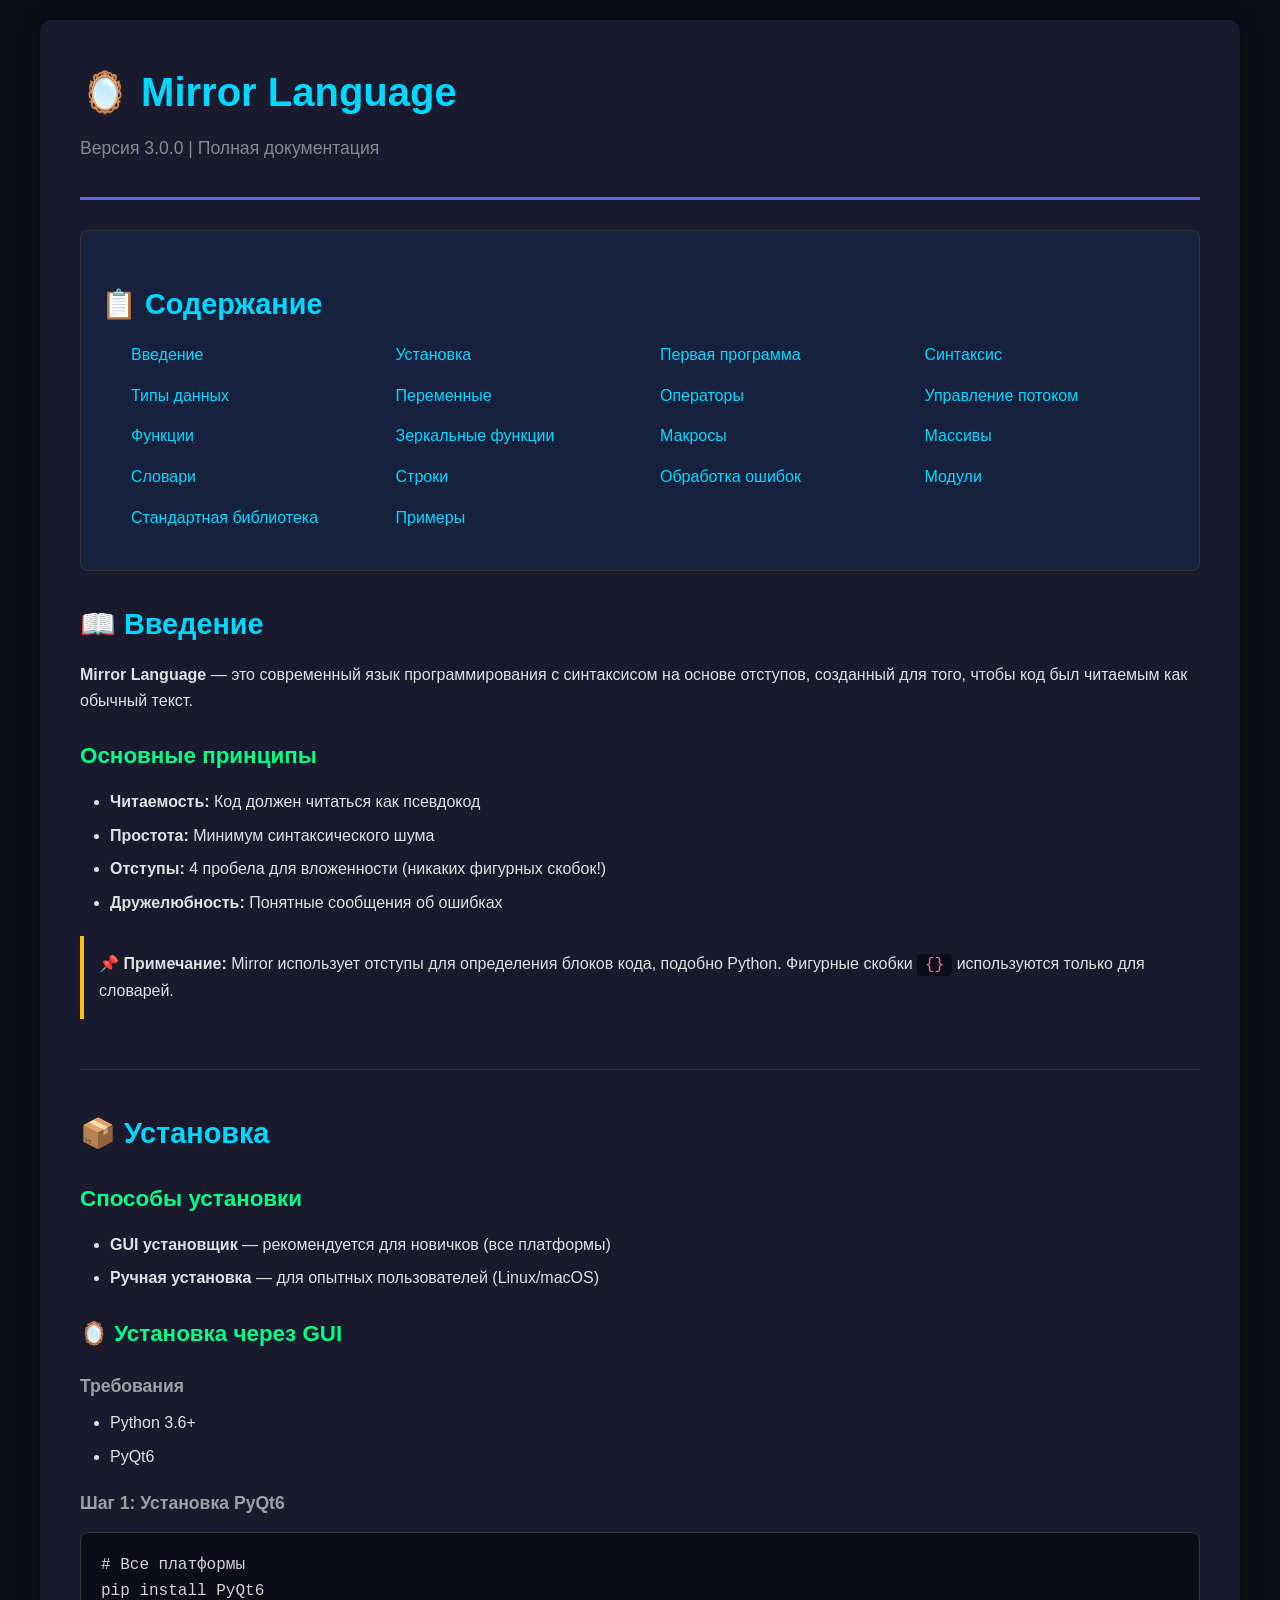
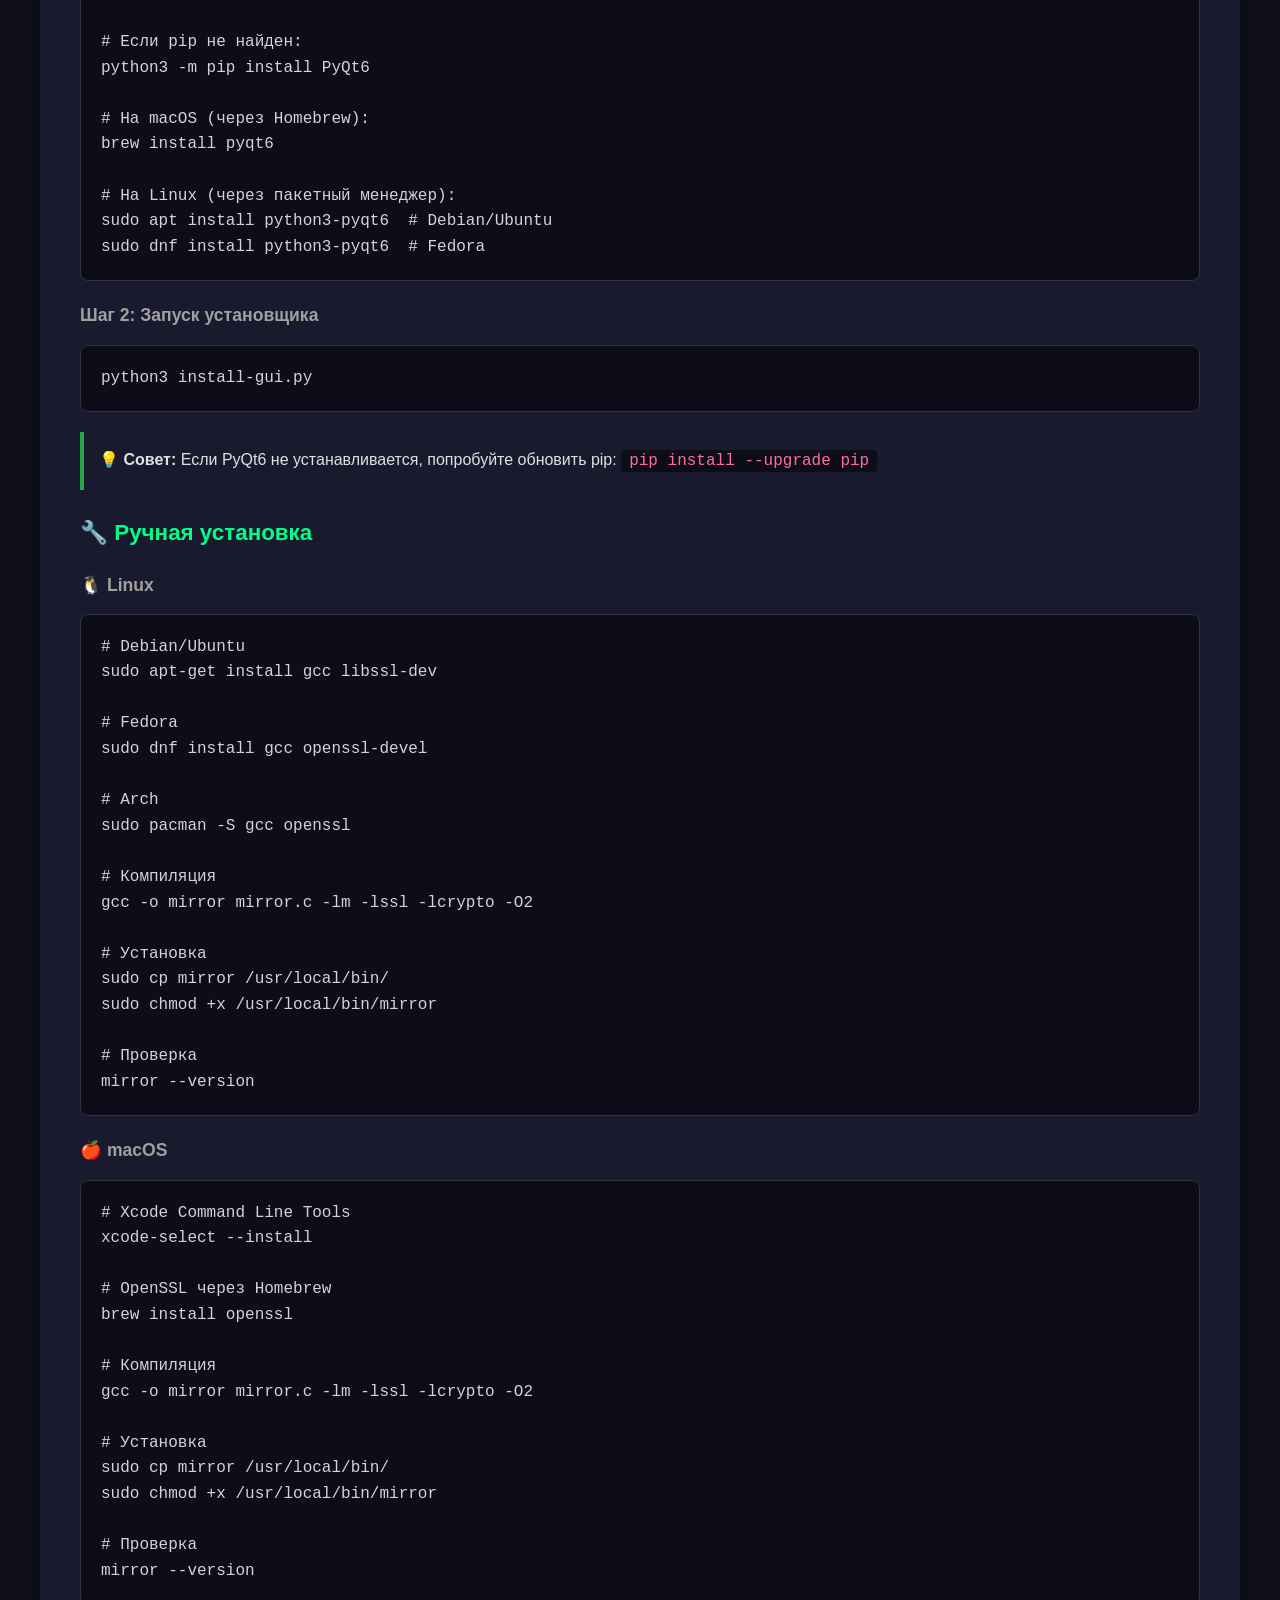
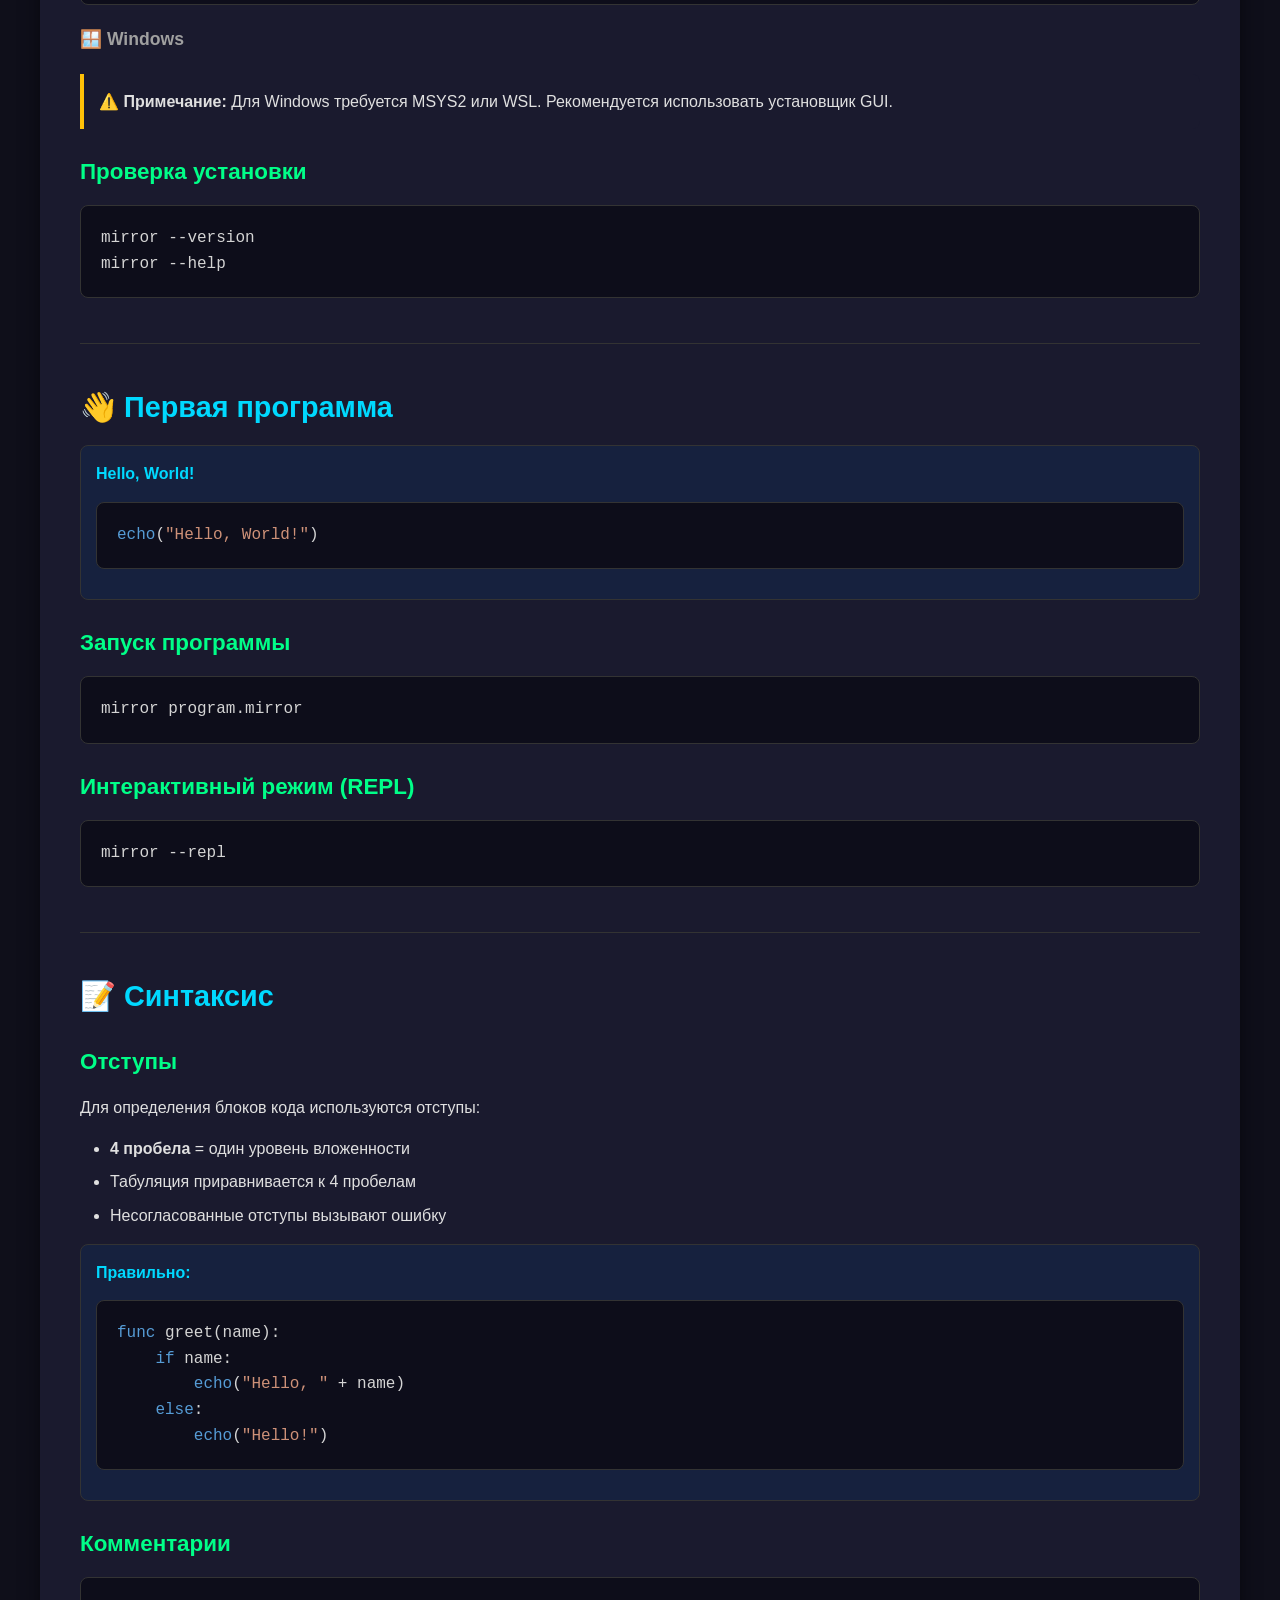
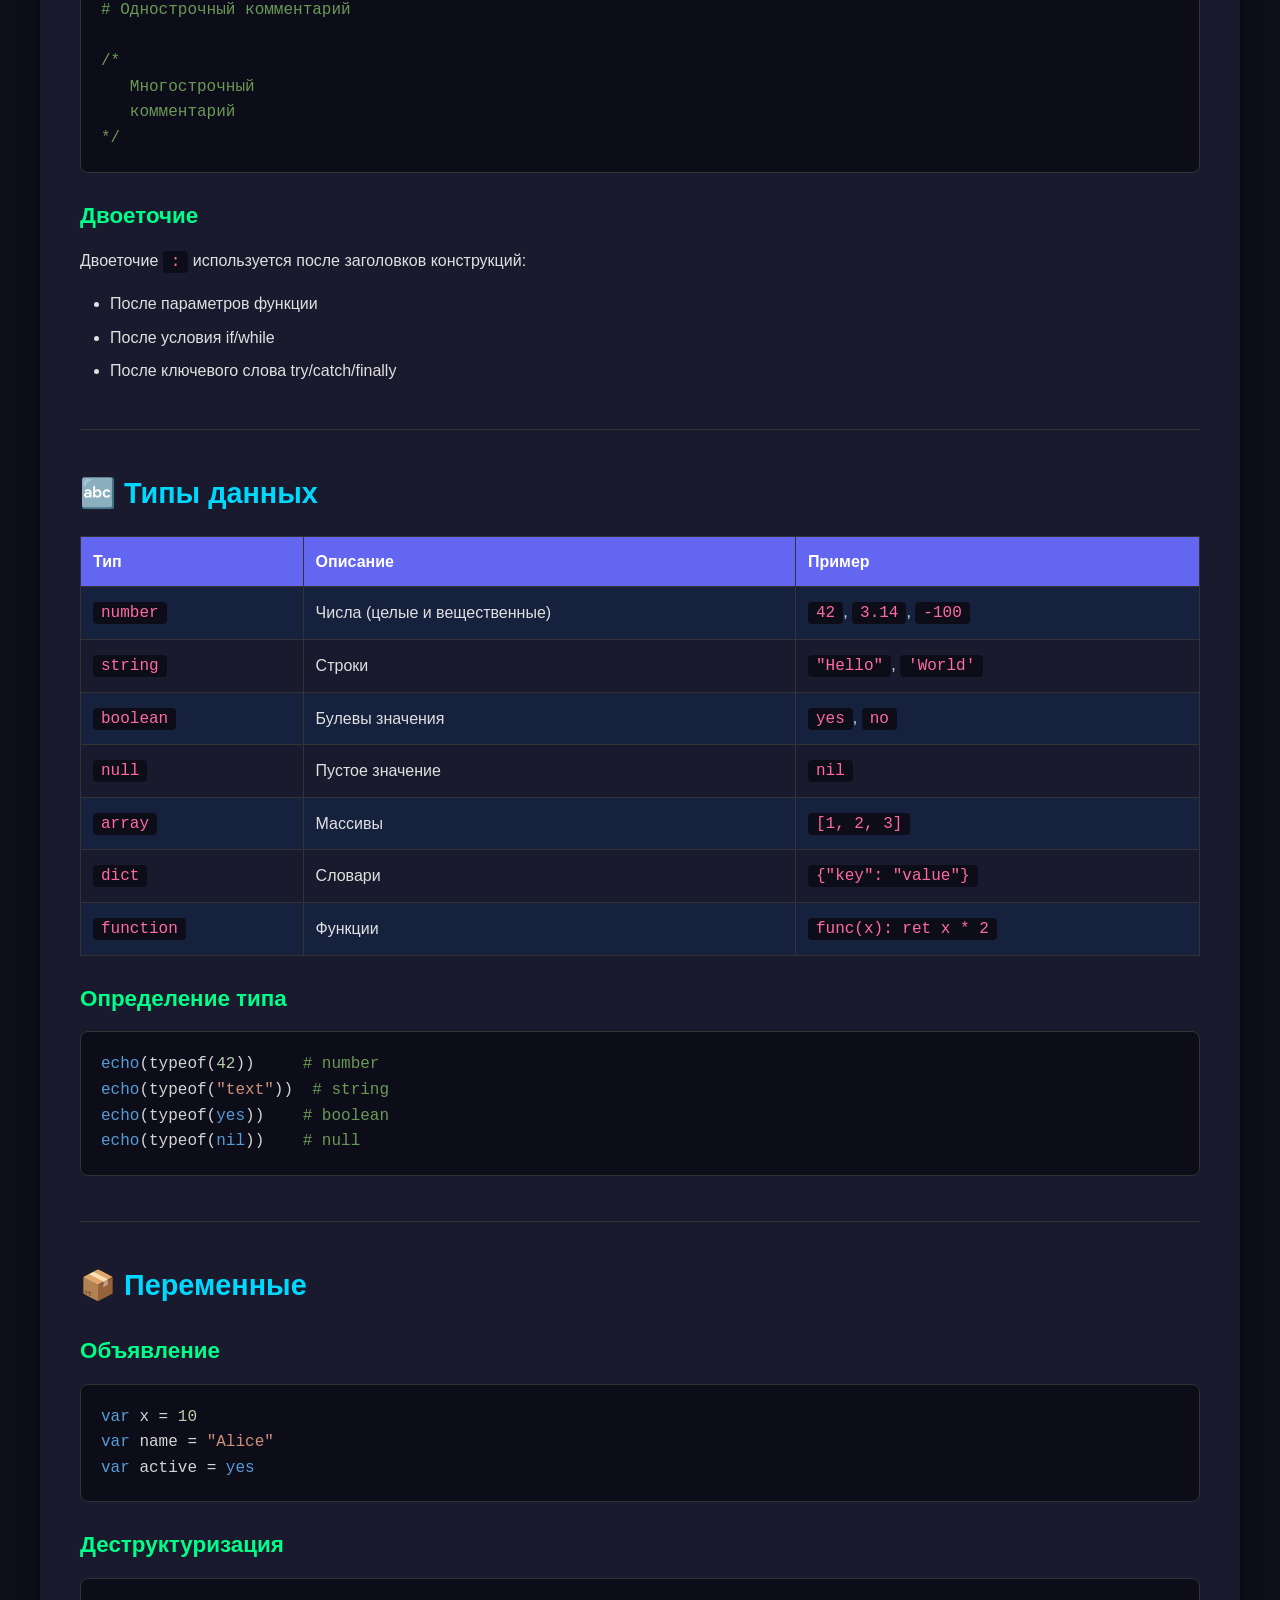
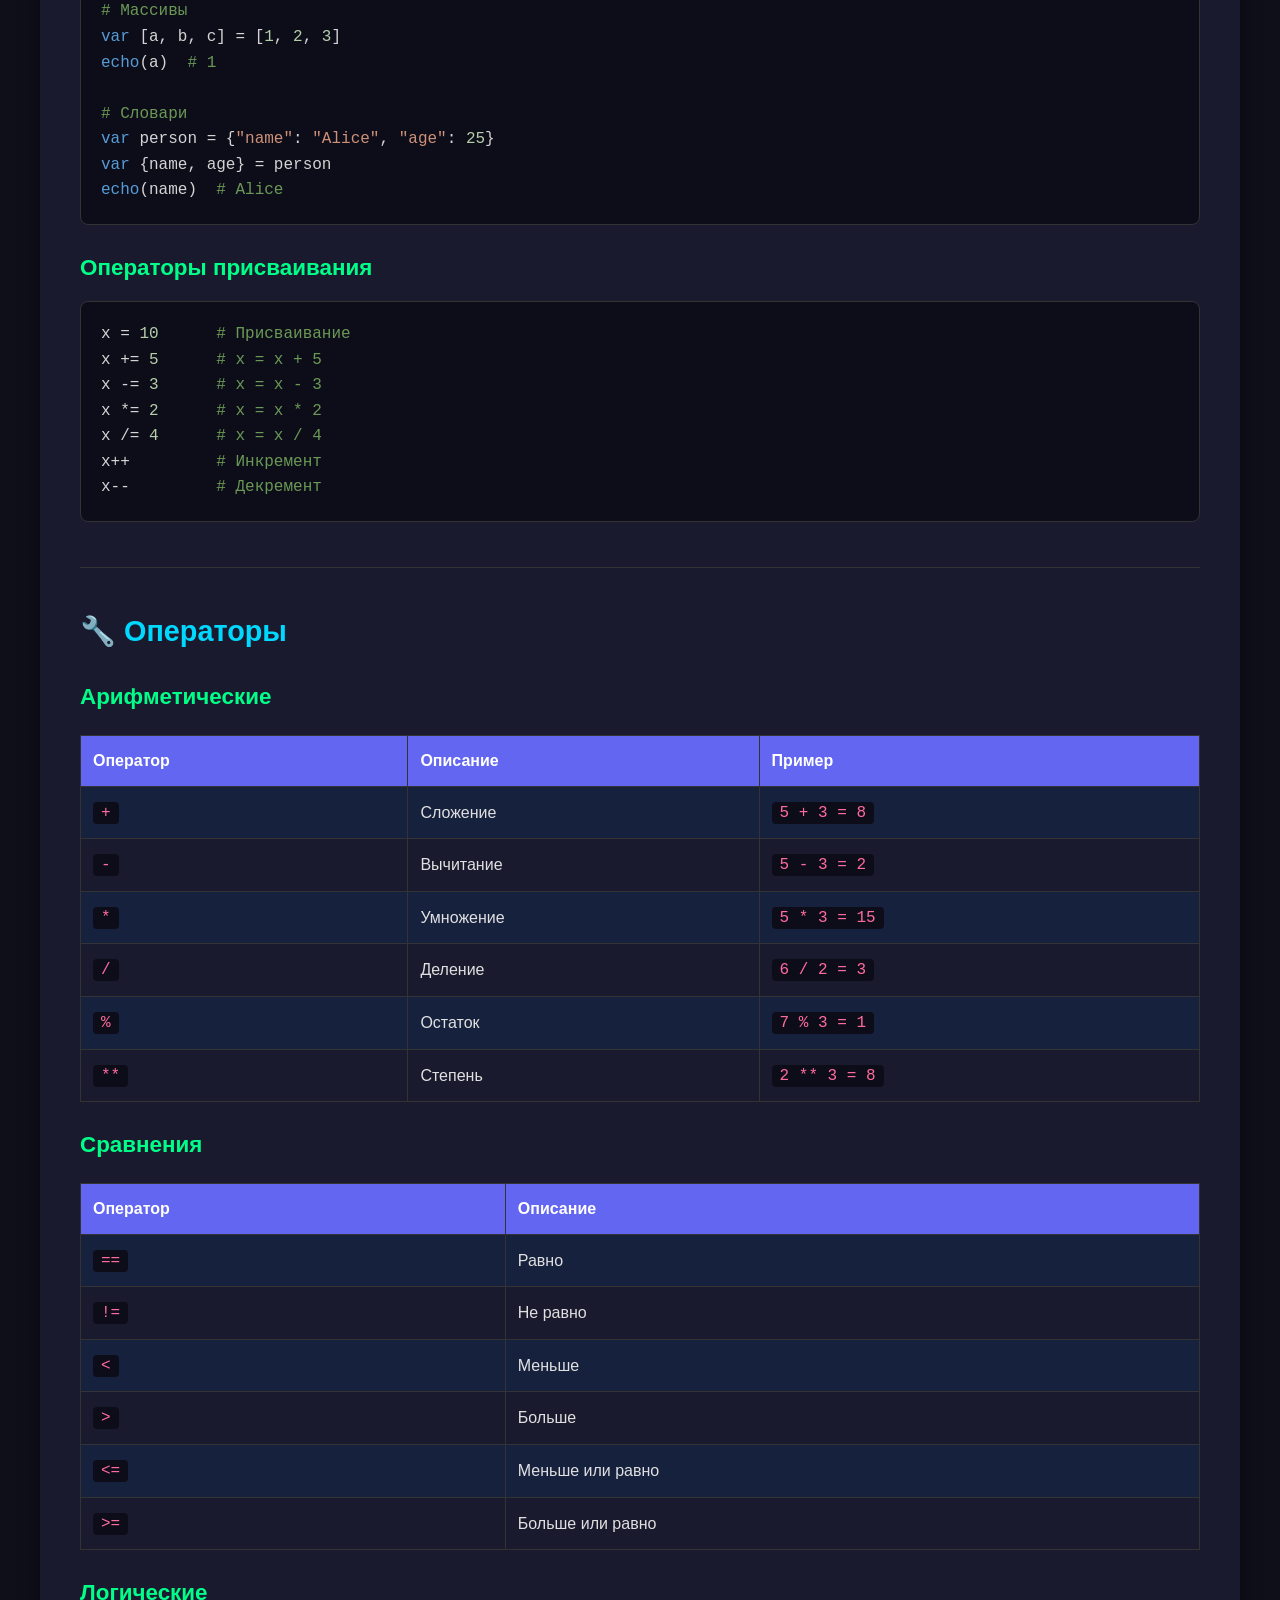
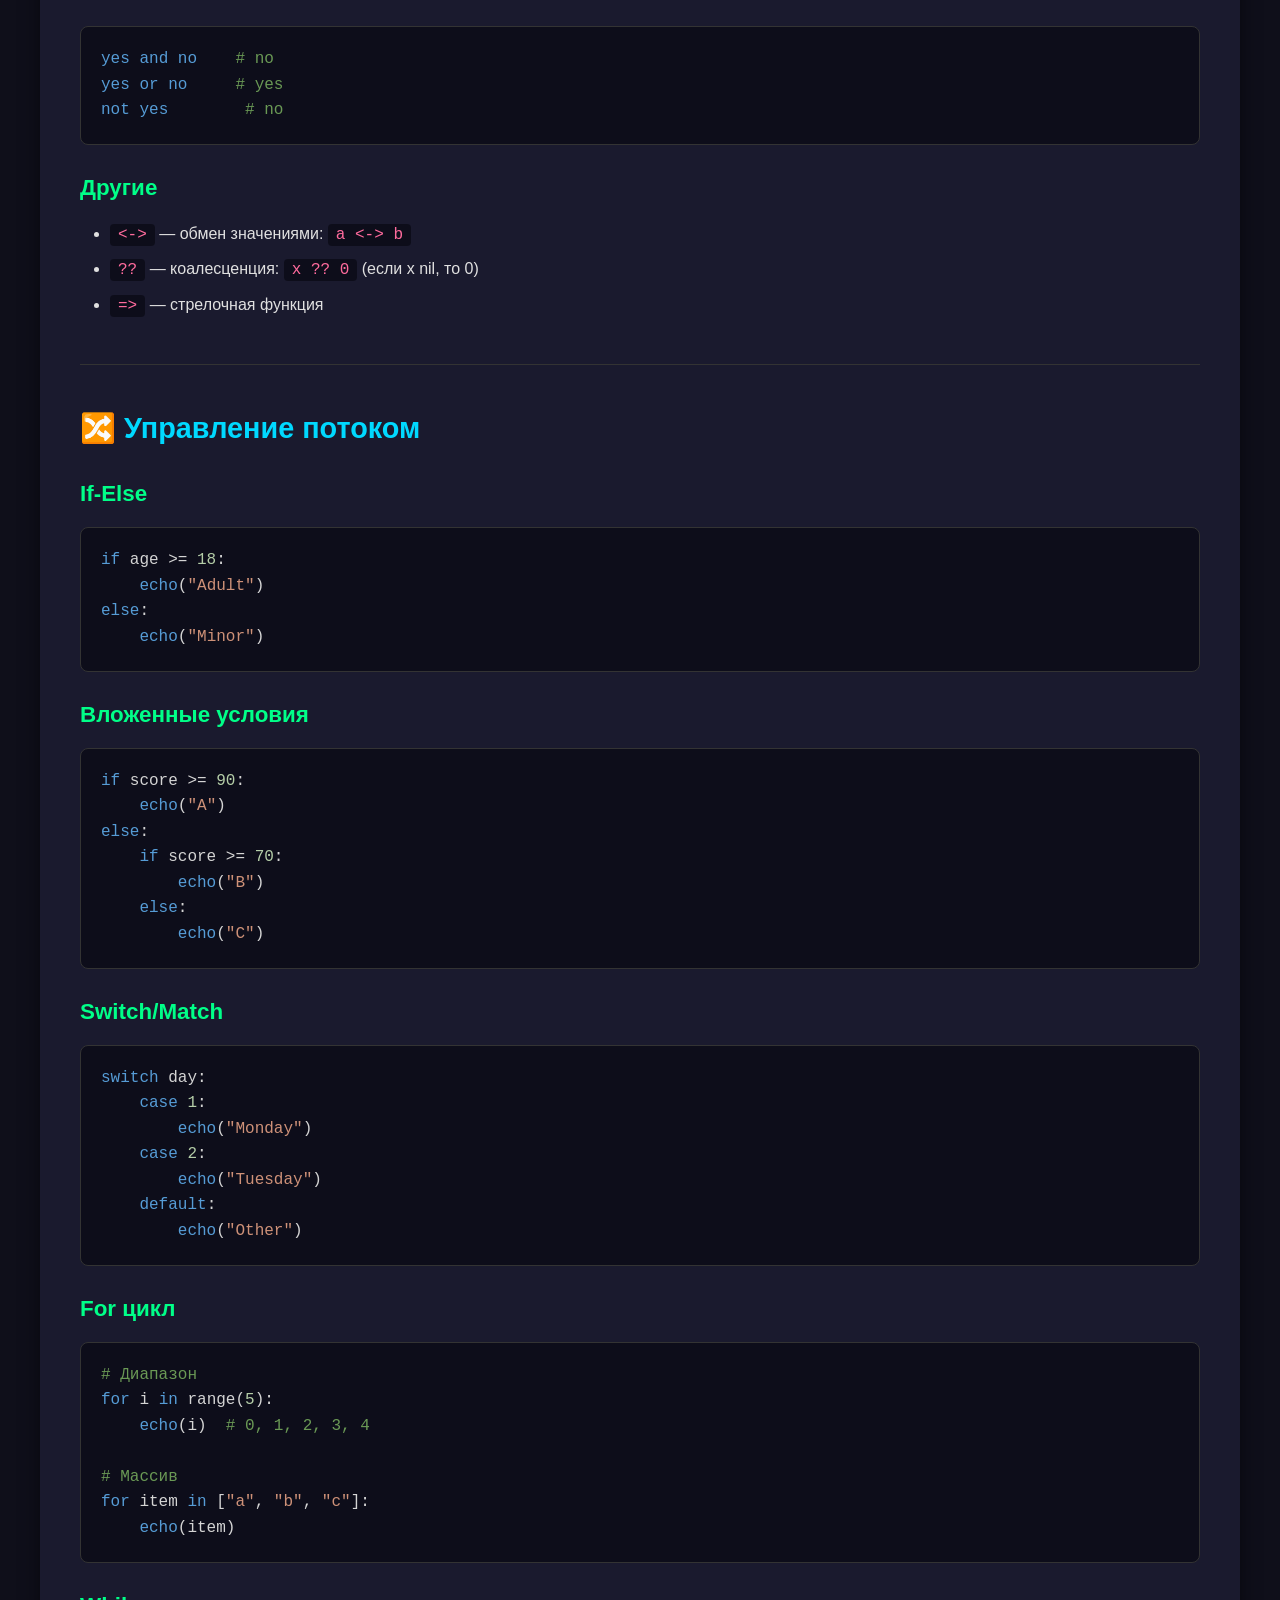
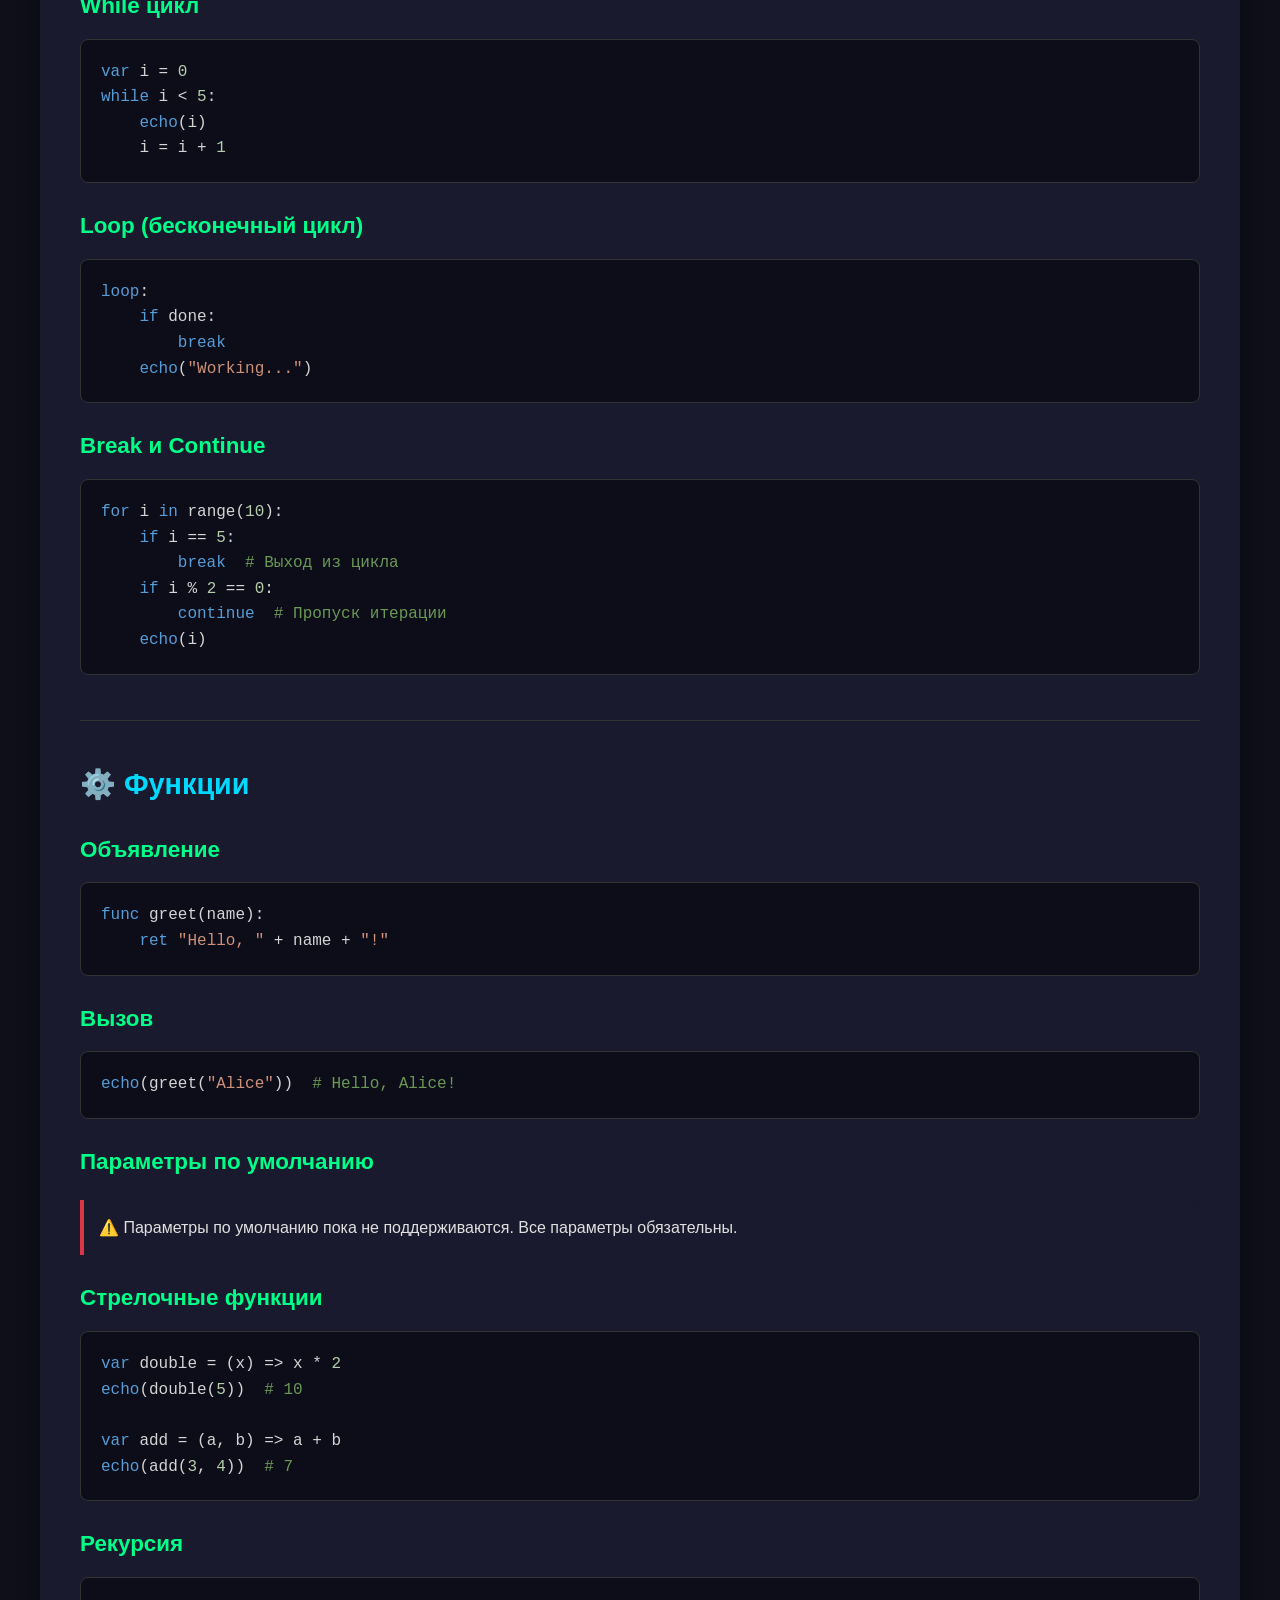
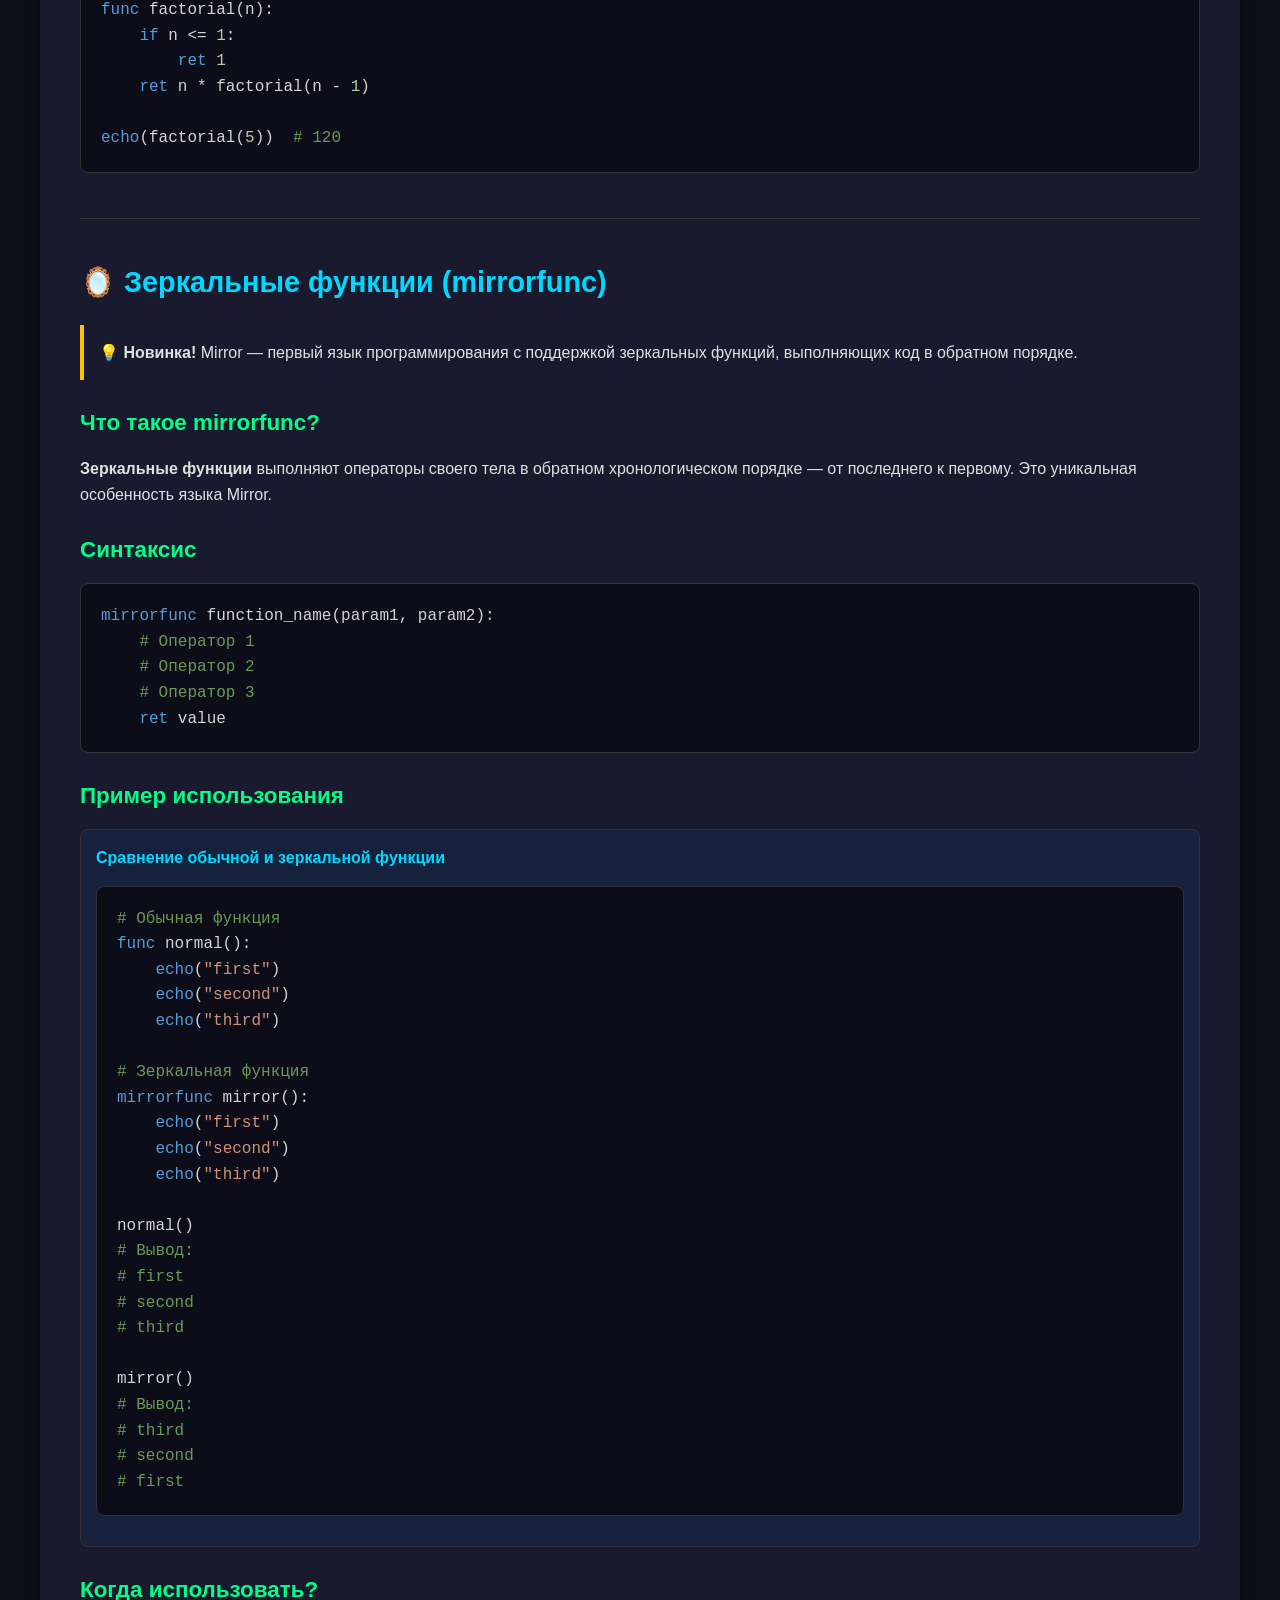
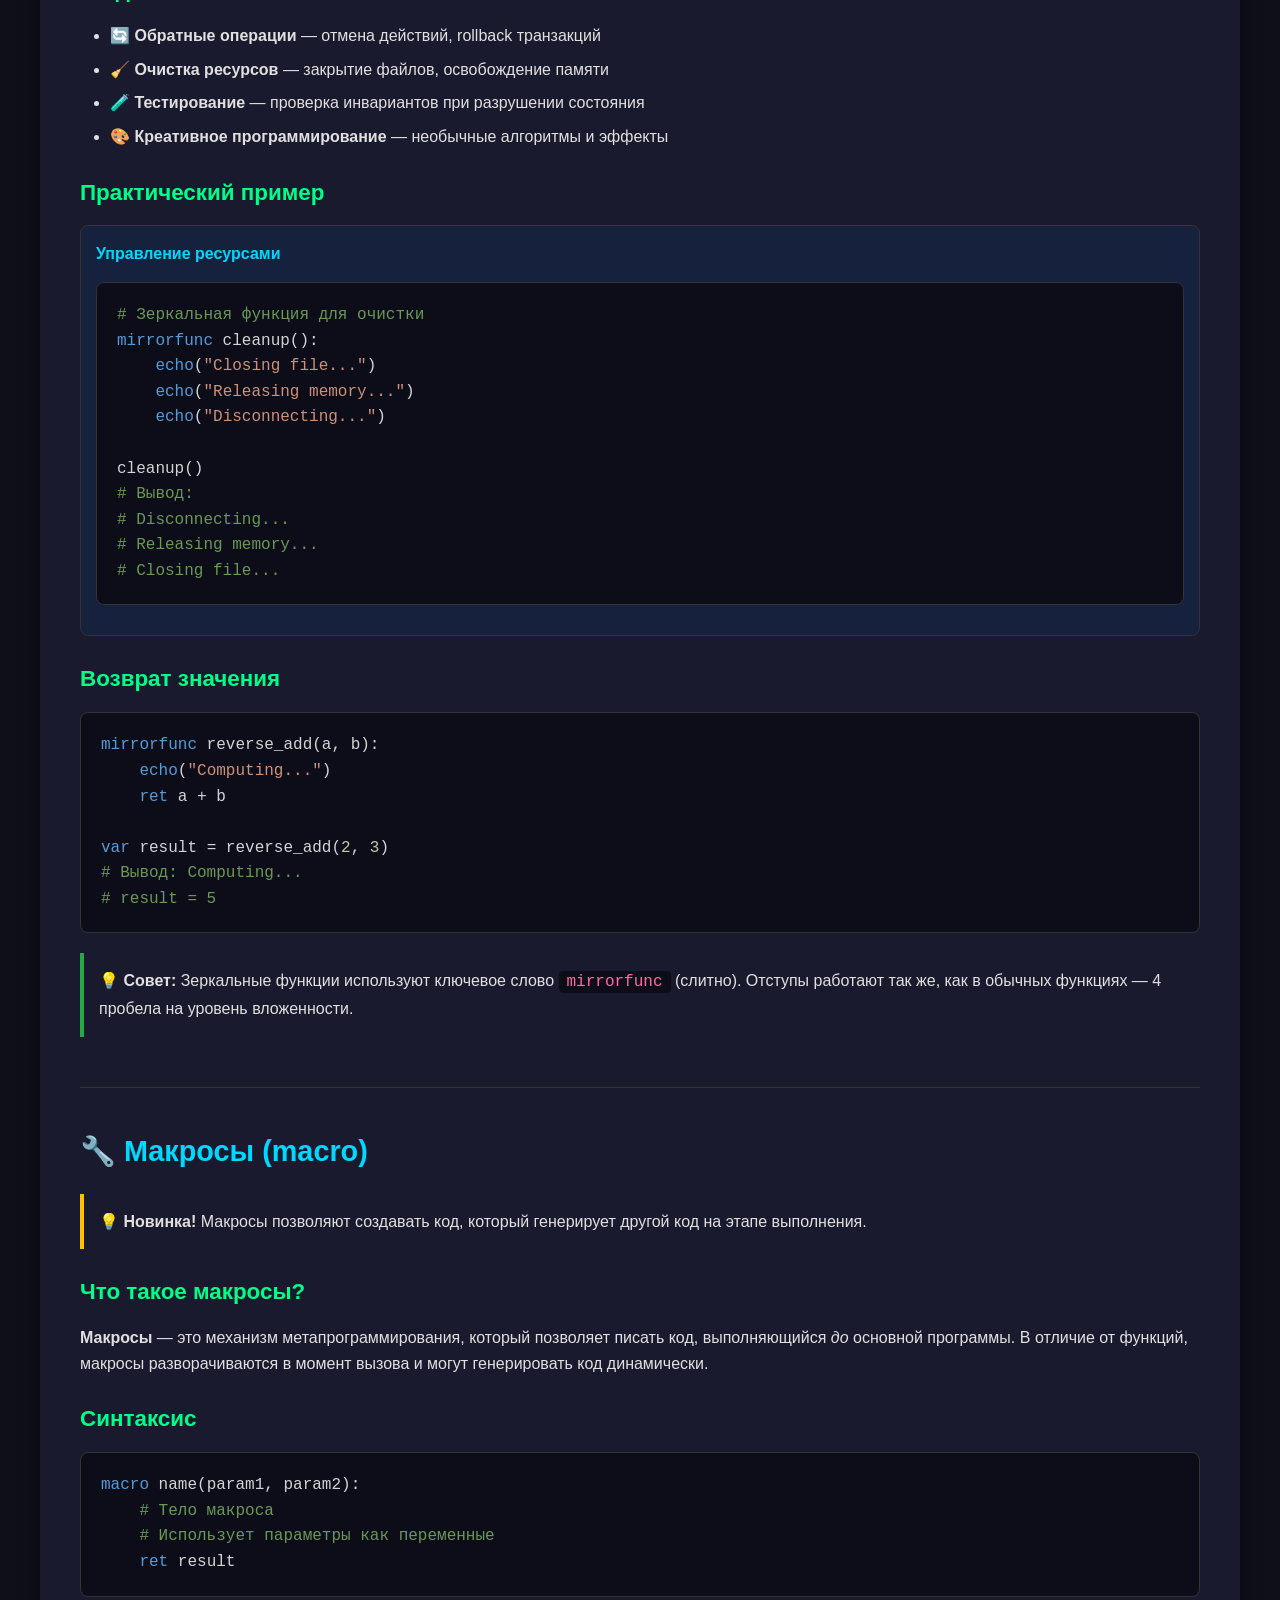
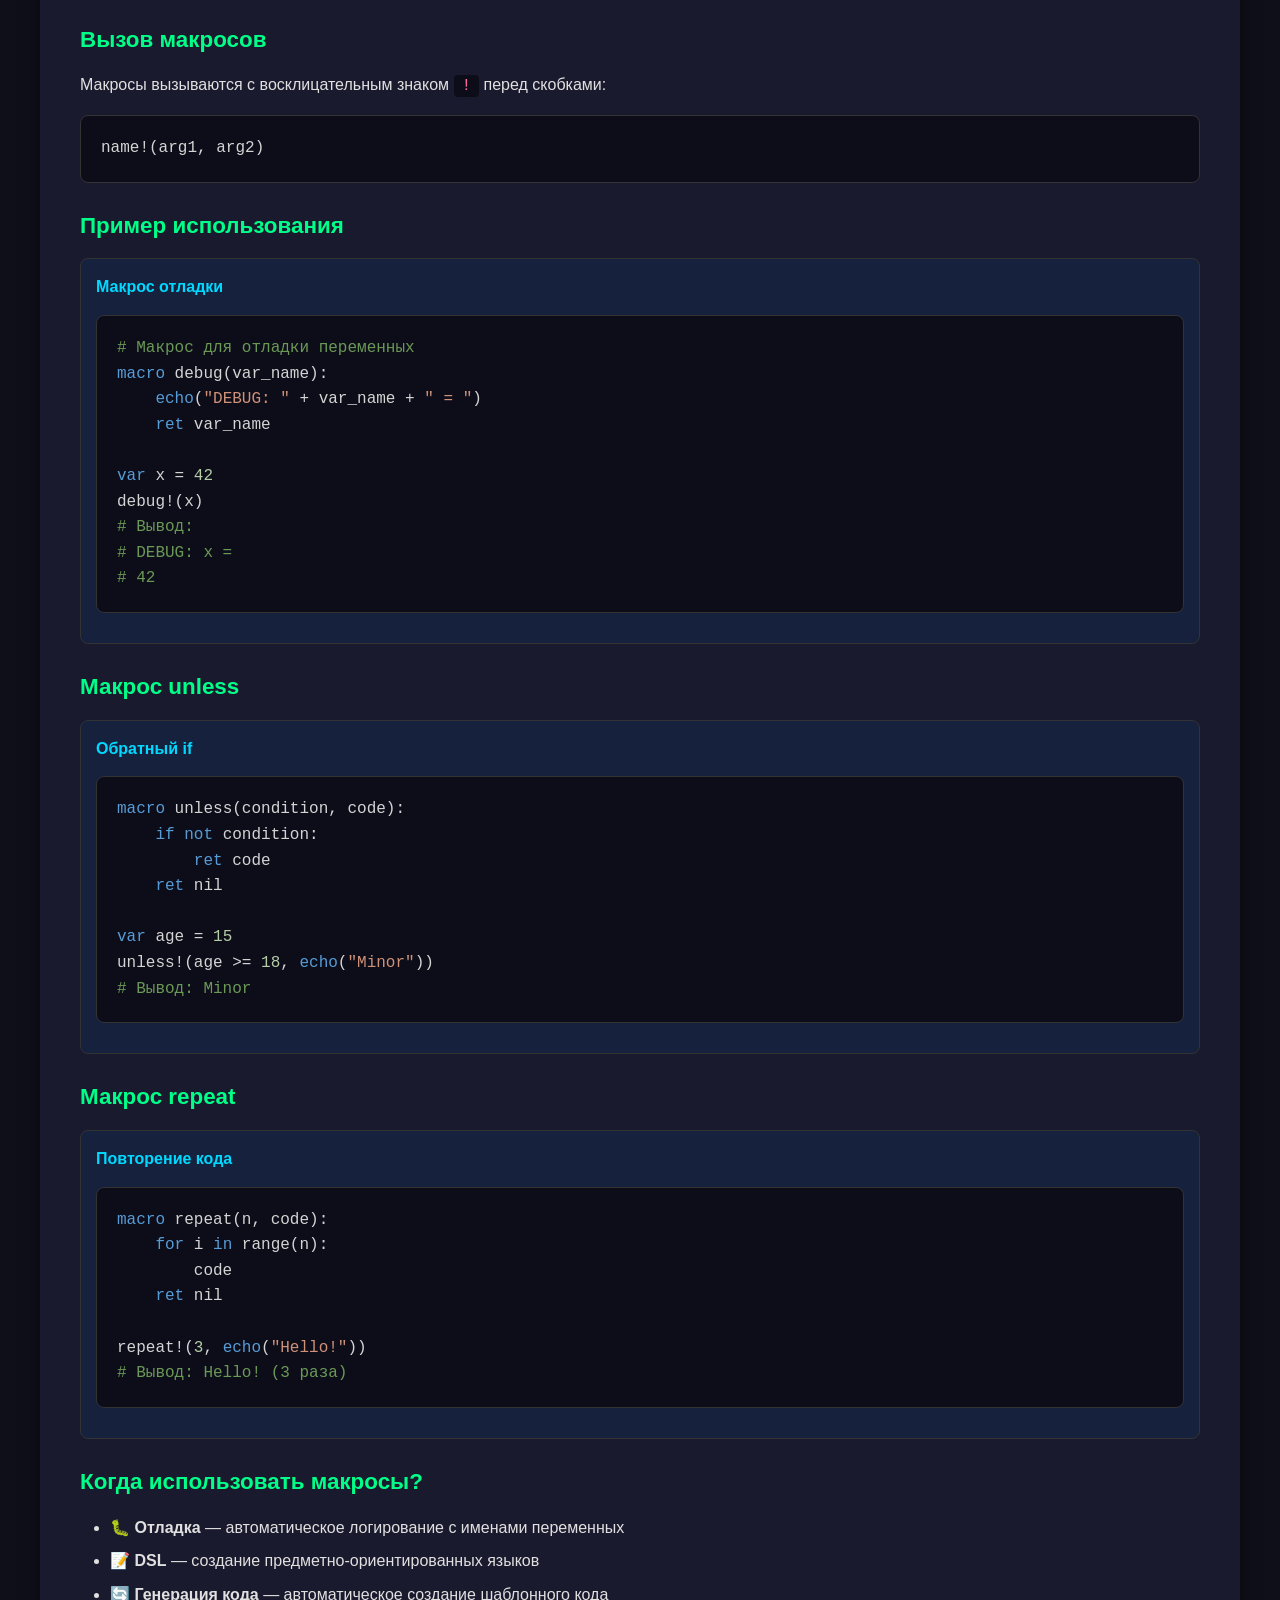
<file: docs.html>
<!DOCTYPE html>
<html lang="ru">
<head>
    <meta charset="UTF-8">
    <meta name="viewport" content="width=device-width, initial-scale=1.0">
    <title>Mirror Language — Полная документация</title>
    <style>
        * {
            margin: 0;
            padding: 0;
            box-sizing: border-box;
        }
        
        body {
            font-family: 'Segoe UI', Tahoma, Geneva, Verdana, sans-serif;
            line-height: 1.6;
            color: #e0e0e0;
            background: #0f0f1a;
            padding: 20px;
        }
        
        .container {
            max-width: 1200px;
            margin: 0 auto;
            background: #1a1a2e;
            padding: 40px;
            box-shadow: 0 2px 20px rgba(0,0,0,0.5);
            border-radius: 12px;
        }
        
        header {
            border-bottom: 3px solid #6366f1;
            padding-bottom: 20px;
            margin-bottom: 30px;
        }
        
        h1 {
            color: #00d9ff;
            font-size: 2.5em;
            margin-bottom: 10px;
        }
        
        .version {
            color: #888;
            font-size: 1.1em;
        }
        
        nav.toc {
            background: #16213e;
            padding: 20px;
            margin-bottom: 30px;
            border-radius: 8px;
            border: 1px solid #333;
        }
        
        nav.toc h2 {
            margin-bottom: 15px;
            color: #00d9ff;
        }
        
        nav.toc ul {
            list-style: none;
            display: grid;
            grid-template-columns: repeat(auto-fill, minmax(250px, 1fr));
            gap: 10px;
        }
        
        nav.toc li {
            margin-bottom: 5px;
        }
        
        nav.toc a {
            color: #00d9ff;
            text-decoration: none;
        }
        
        nav.toc a:hover {
            text-decoration: underline;
        }
        
        section {
            margin-bottom: 40px;
            padding-bottom: 30px;
            border-bottom: 1px solid #333;
        }
        
        h2 {
            color: #00d9ff;
            font-size: 1.8em;
            margin-bottom: 15px;
            margin-top: 30px;
        }
        
        h3 {
            color: #00ff88;
            font-size: 1.4em;
            margin: 25px 0 15px 0;
        }
        
        h4 {
            color: #a0a0a0;
            font-size: 1.1em;
            margin: 20px 0 10px 0;
        }
        
        p {
            margin-bottom: 15px;
        }
        
        code {
            background: #0d0d1a;
            padding: 2px 8px;
            border-radius: 4px;
            font-family: 'Consolas', 'Monaco', monospace;
            color: #ff6b9d;
        }
        
        pre {
            background: #0d0d1a;
            color: #d4d4d4;
            padding: 20px;
            border-radius: 8px;
            overflow-x: auto;
            margin: 15px 0;
            border: 1px solid #333;
        }
        
        pre code {
            background: none;
            padding: 0;
            color: inherit;
        }
        
        .keyword { color: #569cd6; }
        .string { color: #ce9178; }
        .number { color: #b5cea8; }
        .comment { color: #6a9955; }
        .function { color: #dcdcaa; }
        
        table {
            width: 100%;
            border-collapse: collapse;
            margin: 20px 0;
        }
        
        th, td {
            border: 1px solid #333;
            padding: 12px;
            text-align: left;
        }
        
        th {
            background: #6366f1;
            color: white;
        }
        
        tr:nth-child(even) {
            background: #16213e;
        }
        
        .note {
            background: #1a1a2e;
            border-left: 4px solid #ffc107;
            padding: 15px;
            margin: 20px 0;
            border-radius: 0 8px 8px 0;
        }
        
        .warning {
            background: #1a1a2e;
            border-left: 4px solid #dc3545;
            padding: 15px;
            margin: 20px 0;
            border-radius: 0 8px 8px 0;
        }
        
        .tip {
            background: #1a1a2e;
            border-left: 4px solid #28a745;
            padding: 15px;
            margin: 20px 0;
            border-radius: 0 8px 8px 0;
        }
        
        ul, ol {
            margin-left: 30px;
            margin-bottom: 15px;
        }
        
        li {
            margin-bottom: 8px;
        }
        
        .example {
            background: #16213e;
            border: 1px solid #333;
            padding: 15px;
            border-radius: 8px;
            margin: 15px 0;
        }
        
        .example-title {
            font-weight: bold;
            color: #00d9ff;
            margin-bottom: 10px;
        }
        
        footer {
            text-align: center;
            padding: 30px;
            color: #888;
            border-top: 1px solid #333;
        }
        
        footer a {
            color: #00d9ff;
        }
        
        ::selection {
            background: #6366f1;
            color: white;
        }
        
        ::-webkit-scrollbar {
            width: 10px;
            height: 10px;
        }
        
        ::-webkit-scrollbar-track {
            background: #0f0f1a;
        }
        
        ::-webkit-scrollbar-thumb {
            background: #6366f1;
            border-radius: 5px;
        }
        
        ::-webkit-scrollbar-thumb:hover {
            background: #00d9ff;
        }

        /* ================================
           RESPONSIVE / MOBILE STYLES
           ================================ */

        /* Tablet */
        @media (max-width: 1024px) {
            .container {
                padding: 30px;
            }

            nav.toc ul {
                grid-template-columns: repeat(auto-fill, minmax(200px, 1fr));
            }
        }

        /* Mobile */
        @media (max-width: 768px) {
            body {
                padding: 10px;
            }

            .container {
                padding: 20px;
            }

            h1 {
                font-size: 1.8em;
            }

            h2 {
                font-size: 1.5em;
            }

            h3 {
                font-size: 1.2em;
            }

            nav.toc {
                padding: 15px;
            }

            nav.toc ul {
                grid-template-columns: repeat(auto-fill, minmax(150px, 1fr));
                gap: 8px;
            }

            nav.toc a {
                font-size: 0.9em;
            }

            section {
                margin-bottom: 30px;
                padding-bottom: 20px;
            }

            pre {
                padding: 15px;
                font-size: 0.85em;
            }

            code {
                font-size: 0.9em;
                padding: 2px 6px;
            }

            table {
                font-size: 0.9em;
            }

            th, td {
                padding: 10px 8px;
            }

            .note, .warning, .tip {
                padding: 12px;
                font-size: 0.9em;
            }

            .example {
                padding: 12px;
            }

            footer {
                padding: 20px;
            }
        }

        /* Small mobile */
        @media (max-width: 480px) {
            .container {
                padding: 15px;
            }

            h1 {
                font-size: 1.5em;
            }

            h2 {
                font-size: 1.3em;
            }

            h3 {
                font-size: 1.1em;
            }

            nav.toc ul {
                grid-template-columns: 1fr;
            }

            pre {
                padding: 10px;
                font-size: 0.8em;
                overflow-x: auto;
            }

            code {
                font-size: 0.85em;
            }

            table {
                display: block;
                overflow-x: auto;
                -webkit-overflow-scrolling: touch;
            }

            th, td {
                padding: 8px 6px;
                white-space: nowrap;
            }

            ul, ol {
                margin-left: 20px;
            }

            .note, .warning, .tip, .example {
                padding: 10px;
                font-size: 0.85em;
            }
        }

        /* Print styles */
        @media print {
            body {
                background: white;
                color: black;
                padding: 0;
            }

            .container {
                background: white;
                box-shadow: none;
                padding: 0;
            }

            nav.toc, footer {
                display: none;
            }

            pre, code {
                background: #f5f5f5;
                color: black;
            }

            a {
                color: black;
            }

            section {
                page-break-inside: avoid;
            }
        }
    </style>
</head>
<body>
    <div class="container">
        <header>
            <h1>🪞 Mirror Language</h1>
            <p class="version">Версия 3.0.0 | Полная документация</p>
        </header>
        
        <nav class="toc">
            <h2>📋 Содержание</h2>
            <ul>
                <li><a href="#intro">Введение</a></li>
                <li><a href="#install">Установка</a></li>
                <li><a href="#first">Первая программа</a></li>
                <li><a href="#syntax">Синтаксис</a></li>
                <li><a href="#types">Типы данных</a></li>
                <li><a href="#variables">Переменные</a></li>
                <li><a href="#operators">Операторы</a></li>
                <li><a href="#control">Управление потоком</a></li>
                <li><a href="#functions">Функции</a></li>
                <li><a href="#mirrorfunc">Зеркальные функции</a></li>
                <li><a href="#macros">Макросы</a></li>
                <li><a href="#arrays">Массивы</a></li>
                <li><a href="#dicts">Словари</a></li>
                <li><a href="#strings">Строки</a></li>
                <li><a href="#errors">Обработка ошибок</a></li>
                <li><a href="#modules">Модули</a></li>
                <li><a href="#stdlib">Стандартная библиотека</a></li>
                <li><a href="#examples">Примеры</a></li>
            </ul>
        </nav>
        
        <main>
            <!-- Введение -->
            <section id="intro">
                <h2>📖 Введение</h2>
                <p><strong>Mirror Language</strong> — это современный язык программирования с синтаксисом на основе отступов, созданный для того, чтобы код был читаемым как обычный текст.</p>
                
                <h3>Основные принципы</h3>
                <ul>
                    <li><strong>Читаемость:</strong> Код должен читаться как псевдокод</li>
                    <li><strong>Простота:</strong> Минимум синтаксического шума</li>
                    <li><strong>Отступы:</strong> 4 пробела для вложенности (никаких фигурных скобок!)</li>
                    <li><strong>Дружелюбность:</strong> Понятные сообщения об ошибках</li>
                </ul>
                
                <div class="note">
                    <strong>📌 Примечание:</strong> Mirror использует отступы для определения блоков кода, подобно Python. Фигурные скобки <code>{}</code> используются только для словарей.
                </div>
            </section>
            
            <!-- Установка -->
            <section id="install">
                <h2>📦 Установка</h2>
                
                <h3>Способы установки</h3>
                <ul>
                    <li><strong>GUI установщик</strong> — рекомендуется для новичков (все платформы)</li>
                    <li><strong>Ручная установка</strong> — для опытных пользователей (Linux/macOS)</li>
                </ul>
                
                <h3>🪞 Установка через GUI</h3>
                
                <h4>Требования</h4>
                <ul>
                    <li>Python 3.6+</li>
                    <li>PyQt6</li>
                </ul>
                
                <h4>Шаг 1: Установка PyQt6</h4>
                <pre><code class="language-bash"># Все платформы
pip install PyQt6

# Если pip не найден:
python3 -m pip install PyQt6

# На macOS (через Homebrew):
brew install pyqt6

# На Linux (через пакетный менеджер):
sudo apt install python3-pyqt6  # Debian/Ubuntu
sudo dnf install python3-pyqt6  # Fedora</code></pre>
                
                <h4>Шаг 2: Запуск установщика</h4>
                <pre><code class="language-bash">python3 install-gui.py</code></pre>
                
                <div class="tip">
                    💡 <strong>Совет:</strong> Если PyQt6 не устанавливается, попробуйте обновить pip: <code>pip install --upgrade pip</code>
                </div>
                
                <h3>🔧 Ручная установка</h3>
                
                <h4>🐧 Linux</h4>
                <pre><code class="language-bash"># Debian/Ubuntu
sudo apt-get install gcc libssl-dev

# Fedora
sudo dnf install gcc openssl-devel

# Arch
sudo pacman -S gcc openssl

# Компиляция
gcc -o mirror mirror.c -lm -lssl -lcrypto -O2

# Установка
sudo cp mirror /usr/local/bin/
sudo chmod +x /usr/local/bin/mirror

# Проверка
mirror --version</code></pre>
                
                <h4>🍎 macOS</h4>
                <pre><code class="language-bash"># Xcode Command Line Tools
xcode-select --install

# OpenSSL через Homebrew
brew install openssl

# Компиляция
gcc -o mirror mirror.c -lm -lssl -lcrypto -O2

# Установка
sudo cp mirror /usr/local/bin/
sudo chmod +x /usr/local/bin/mirror

# Проверка
mirror --version</code></pre>
                
                <h4>🪟 Windows</h4>
                <div class="note">
                    <strong>⚠️ Примечание:</strong> Для Windows требуется MSYS2 или WSL. Рекомендуется использовать установщик GUI.
                </div>
                
                <h3>Проверка установки</h3>
                <pre><code class="language-bash">mirror --version
mirror --help</code></pre>
            </section>
            
            <!-- Первая программа -->
            <section id="first">
                <h2>👋 Первая программа</h2>
                
                <div class="example">
                    <div class="example-title">Hello, World!</div>
                    <pre><code><span class="keyword">echo</span>(<span class="string">"Hello, World!"</span>)</code></pre>
                </div>
                
                <h3>Запуск программы</h3>
                <pre><code class="language-bash">mirror program.mirror</code></pre>
                
                <h3>Интерактивный режим (REPL)</h3>
                <pre><code class="language-bash">mirror --repl</code></pre>
            </section>
            
            <!-- Синтаксис -->
            <section id="syntax">
                <h2>📝 Синтаксис</h2>
                
                <h3>Отступы</h3>
                <p>Для определения блоков кода используются отступы:</p>
                <ul>
                    <li><strong>4 пробела</strong> = один уровень вложенности</li>
                    <li>Табуляция приравнивается к 4 пробелам</li>
                    <li>Несогласованные отступы вызывают ошибку</li>
                </ul>
                
                <div class="example">
                    <div class="example-title">Правильно:</div>
                    <pre><code><span class="keyword">func</span> greet(name):
    <span class="keyword">if</span> name:
        <span class="keyword">echo</span>(<span class="string">"Hello, "</span> + name)
    <span class="keyword">else</span>:
        <span class="keyword">echo</span>(<span class="string">"Hello!"</span>)</code></pre>
                </div>
                
                <h3>Комментарии</h3>
                <pre><code><span class="comment"># Однострочный комментарий</span>

<span class="comment">/*
   Многострочный
   комментарий
*/</span></code></pre>
                
                <h3>Двоеточие</h3>
                <p>Двоеточие <code>:</code> используется после заголовков конструкций:</p>
                <ul>
                    <li>После параметров функции</li>
                    <li>После условия if/while</li>
                    <li>После ключевого слова try/catch/finally</li>
                </ul>
            </section>
            
            <!-- Типы данных -->
            <section id="types">
                <h2>🔤 Типы данных</h2>
                
                <table>
                    <tr>
                        <th>Тип</th>
                        <th>Описание</th>
                        <th>Пример</th>
                    </tr>
                    <tr>
                        <td><code>number</code></td>
                        <td>Числа (целые и вещественные)</td>
                        <td><code>42</code>, <code>3.14</code>, <code>-100</code></td>
                    </tr>
                    <tr>
                        <td><code>string</code></td>
                        <td>Строки</td>
                        <td><code>"Hello"</code>, <code>'World'</code></td>
                    </tr>
                    <tr>
                        <td><code>boolean</code></td>
                        <td>Булевы значения</td>
                        <td><code>yes</code>, <code>no</code></td>
                    </tr>
                    <tr>
                        <td><code>null</code></td>
                        <td>Пустое значение</td>
                        <td><code>nil</code></td>
                    </tr>
                    <tr>
                        <td><code>array</code></td>
                        <td>Массивы</td>
                        <td><code>[1, 2, 3]</code></td>
                    </tr>
                    <tr>
                        <td><code>dict</code></td>
                        <td>Словари</td>
                        <td><code>{"key": "value"}</code></td>
                    </tr>
                    <tr>
                        <td><code>function</code></td>
                        <td>Функции</td>
                        <td><code>func(x): ret x * 2</code></td>
                    </tr>
                </table>
                
                <h3>Определение типа</h3>
                <pre><code><span class="keyword">echo</span>(typeof(<span class="number">42</span>))     <span class="comment"># number</span>
<span class="keyword">echo</span>(typeof(<span class="string">"text"</span>))  <span class="comment"># string</span>
<span class="keyword">echo</span>(typeof(<span class="keyword">yes</span>))    <span class="comment"># boolean</span>
<span class="keyword">echo</span>(typeof(<span class="keyword">nil</span>))    <span class="comment"># null</span></code></pre>
            </section>
            
            <!-- Переменные -->
            <section id="variables">
                <h2>📦 Переменные</h2>
                
                <h3>Объявление</h3>
                <pre><code><span class="keyword">var</span> x = <span class="number">10</span>
<span class="keyword">var</span> name = <span class="string">"Alice"</span>
<span class="keyword">var</span> active = <span class="keyword">yes</span></code></pre>
                
                <h3>Деструктуризация</h3>
                <pre><code><span class="comment"># Массивы</span>
<span class="keyword">var</span> [a, b, c] = [<span class="number">1</span>, <span class="number">2</span>, <span class="number">3</span>]
<span class="keyword">echo</span>(a)  <span class="comment"># 1</span>

<span class="comment"># Словари</span>
<span class="keyword">var</span> person = {<span class="string">"name"</span>: <span class="string">"Alice"</span>, <span class="string">"age"</span>: <span class="number">25</span>}
<span class="keyword">var</span> {name, age} = person
<span class="keyword">echo</span>(name)  <span class="comment"># Alice</span></code></pre>
                
                <h3>Операторы присваивания</h3>
                <pre><code>x = <span class="number">10</span>      <span class="comment"># Присваивание</span>
x += <span class="number">5</span>      <span class="comment"># x = x + 5</span>
x -= <span class="number">3</span>      <span class="comment"># x = x - 3</span>
x *= <span class="number">2</span>      <span class="comment"># x = x * 2</span>
x /= <span class="number">4</span>      <span class="comment"># x = x / 4</span>
x++         <span class="comment"># Инкремент</span>
x--         <span class="comment"># Декремент</span></code></pre>
            </section>
            
            <!-- Операторы -->
            <section id="operators">
                <h2>🔧 Операторы</h2>
                
                <h3>Арифметические</h3>
                <table>
                    <tr><th>Оператор</th><th>Описание</th><th>Пример</th></tr>
                    <tr><td><code>+</code></td><td>Сложение</td><td><code>5 + 3 = 8</code></td></tr>
                    <tr><td><code>-</code></td><td>Вычитание</td><td><code>5 - 3 = 2</code></td></tr>
                    <tr><td><code>*</code></td><td>Умножение</td><td><code>5 * 3 = 15</code></td></tr>
                    <tr><td><code>/</code></td><td>Деление</td><td><code>6 / 2 = 3</code></td></tr>
                    <tr><td><code>%</code></td><td>Остаток</td><td><code>7 % 3 = 1</code></td></tr>
                    <tr><td><code>**</code></td><td>Степень</td><td><code>2 ** 3 = 8</code></td></tr>
                </table>
                
                <h3>Сравнения</h3>
                <table>
                    <tr><th>Оператор</th><th>Описание</th></tr>
                    <tr><td><code>==</code></td><td>Равно</td></tr>
                    <tr><td><code>!=</code></td><td>Не равно</td></tr>
                    <tr><td><code>&lt;</code></td><td>Меньше</td></tr>
                    <tr><td><code>&gt;</code></td><td>Больше</td></tr>
                    <tr><td><code>&lt;=</code></td><td>Меньше или равно</td></tr>
                    <tr><td><code>&gt;=</code></td><td>Больше или равно</td></tr>
                </table>
                
                <h3>Логические</h3>
                <pre><code><span class="keyword">yes</span> <span class="keyword">and</span> <span class="keyword">no</span>    <span class="comment"># no</span>
<span class="keyword">yes</span> <span class="keyword">or</span> <span class="keyword">no</span>     <span class="comment"># yes</span>
<span class="keyword">not</span> <span class="keyword">yes</span>        <span class="comment"># no</span></code></pre>
                
                <h3>Другие</h3>
                <ul>
                    <li><code>&lt;-&gt;</code> — обмен значениями: <code>a &lt;-&gt; b</code></li>
                    <li><code>??</code> — коалесценция: <code>x ?? 0</code> (если x nil, то 0)</li>
                    <li><code>=&gt;</code> — стрелочная функция</li>
                </ul>
            </section>
            
            <!-- Управление потоком -->
            <section id="control">
                <h2>🔀 Управление потоком</h2>
                
                <h3>If-Else</h3>
                <pre><code><span class="keyword">if</span> age >= <span class="number">18</span>:
    <span class="keyword">echo</span>(<span class="string">"Adult"</span>)
<span class="keyword">else</span>:
    <span class="keyword">echo</span>(<span class="string">"Minor"</span>)</code></pre>
                
                <h3>Вложенные условия</h3>
                <pre><code><span class="keyword">if</span> score >= <span class="number">90</span>:
    <span class="keyword">echo</span>(<span class="string">"A"</span>)
<span class="keyword">else</span>:
    <span class="keyword">if</span> score >= <span class="number">70</span>:
        <span class="keyword">echo</span>(<span class="string">"B"</span>)
    <span class="keyword">else</span>:
        <span class="keyword">echo</span>(<span class="string">"C"</span>)</code></pre>
                
                <h3>Switch/Match</h3>
                <pre><code><span class="keyword">switch</span> day:
    <span class="keyword">case</span> <span class="number">1</span>:
        <span class="keyword">echo</span>(<span class="string">"Monday"</span>)
    <span class="keyword">case</span> <span class="number">2</span>:
        <span class="keyword">echo</span>(<span class="string">"Tuesday"</span>)
    <span class="keyword">default</span>:
        <span class="keyword">echo</span>(<span class="string">"Other"</span>)</code></pre>
                
                <h3>For цикл</h3>
                <pre><code><span class="comment"># Диапазон</span>
<span class="keyword">for</span> i <span class="keyword">in</span> range(<span class="number">5</span>):
    <span class="keyword">echo</span>(i)  <span class="comment"># 0, 1, 2, 3, 4</span>

<span class="comment"># Массив</span>
<span class="keyword">for</span> item <span class="keyword">in</span> [<span class="string">"a"</span>, <span class="string">"b"</span>, <span class="string">"c"</span>]:
    <span class="keyword">echo</span>(item)</code></pre>
                
                <h3>While цикл</h3>
                <pre><code><span class="keyword">var</span> i = <span class="number">0</span>
<span class="keyword">while</span> i < <span class="number">5</span>:
    <span class="keyword">echo</span>(i)
    i = i + <span class="number">1</span></code></pre>
                
                <h3>Loop (бесконечный цикл)</h3>
                <pre><code><span class="keyword">loop</span>:
    <span class="keyword">if</span> done:
        <span class="keyword">break</span>
    <span class="keyword">echo</span>(<span class="string">"Working..."</span>)</code></pre>
                
                <h3>Break и Continue</h3>
                <pre><code><span class="keyword">for</span> i <span class="keyword">in</span> range(<span class="number">10</span>):
    <span class="keyword">if</span> i == <span class="number">5</span>:
        <span class="keyword">break</span>  <span class="comment"># Выход из цикла</span>
    <span class="keyword">if</span> i % <span class="number">2</span> == <span class="number">0</span>:
        <span class="keyword">continue</span>  <span class="comment"># Пропуск итерации</span>
    <span class="keyword">echo</span>(i)</code></pre>
            </section>
            
            <!-- Функции -->
            <section id="functions">
                <h2>⚙️ Функции</h2>
                
                <h3>Объявление</h3>
                <pre><code><span class="keyword">func</span> greet(name):
    <span class="keyword">ret</span> <span class="string">"Hello, "</span> + name + <span class="string">"!"</span></code></pre>
                
                <h3>Вызов</h3>
                <pre><code><span class="keyword">echo</span>(greet(<span class="string">"Alice"</span>))  <span class="comment"># Hello, Alice!</span></code></pre>
                
                <h3>Параметры по умолчанию</h3>
                <div class="warning">
                    ⚠️ Параметры по умолчанию пока не поддерживаются. Все параметры обязательны.
                </div>
                
                <h3>Стрелочные функции</h3>
                <pre><code><span class="keyword">var</span> double = (x) => x * <span class="number">2</span>
<span class="keyword">echo</span>(double(<span class="number">5</span>))  <span class="comment"># 10</span>

<span class="keyword">var</span> add = (a, b) => a + b
<span class="keyword">echo</span>(add(<span class="number">3</span>, <span class="number">4</span>))  <span class="comment"># 7</span></code></pre>
                
                <h3>Рекурсия</h3>
                <pre><code><span class="keyword">func</span> factorial(n):
    <span class="keyword">if</span> n <= <span class="number">1</span>:
        <span class="keyword">ret</span> <span class="number">1</span>
    <span class="keyword">ret</span> n * factorial(n - <span class="number">1</span>)

<span class="keyword">echo</span>(factorial(<span class="number">5</span>))  <span class="comment"># 120</span></code></pre>
            </section>

            <!-- Зеркальные функции -->
            <section id="mirrorfunc">
                <h2>🪞 Зеркальные функции (mirrorfunc)</h2>
                
                <div class="note">
                    <strong>💡 Новинка!</strong> Mirror — первый язык программирования с поддержкой зеркальных функций, 
                    выполняющих код в обратном порядке.
                </div>

                <h3>Что такое mirrorfunc?</h3>
                <p><strong>Зеркальные функции</strong> выполняют операторы своего тела в обратном хронологическом порядке — 
                от последнего к первому. Это уникальная особенность языка Mirror.</p>

                <h3>Синтаксис</h3>
                <pre><code><span class="keyword">mirrorfunc</span> function_name(param1, param2):
    <span class="comment"># Оператор 1</span>
    <span class="comment"># Оператор 2</span>
    <span class="comment"># Оператор 3</span>
    <span class="keyword">ret</span> value</code></pre>

                <h3>Пример использования</h3>
                <div class="example">
                    <div class="example-title">Сравнение обычной и зеркальной функции</div>
                    <pre><code><span class="comment"># Обычная функция</span>
<span class="keyword">func</span> normal():
    <span class="keyword">echo</span>(<span class="string">"first"</span>)
    <span class="keyword">echo</span>(<span class="string">"second"</span>)
    <span class="keyword">echo</span>(<span class="string">"third"</span>)

<span class="comment"># Зеркальная функция</span>
<span class="keyword">mirrorfunc</span> mirror():
    <span class="keyword">echo</span>(<span class="string">"first"</span>)
    <span class="keyword">echo</span>(<span class="string">"second"</span>)
    <span class="keyword">echo</span>(<span class="string">"third"</span>)

normal()
<span class="comment"># Вывод:</span>
<span class="comment"># first</span>
<span class="comment"># second</span>
<span class="comment"># third</span>

mirror()
<span class="comment"># Вывод:</span>
<span class="comment"># third</span>
<span class="comment"># second</span>
<span class="comment"># first</span></code></pre>
                </div>

                <h3>Когда использовать?</h3>
                <ul>
                    <li><strong>🔄 Обратные операции</strong> — отмена действий, rollback транзакций</li>
                    <li><strong>🧹 Очистка ресурсов</strong> — закрытие файлов, освобождение памяти</li>
                    <li><strong>🧪 Тестирование</strong> — проверка инвариантов при разрушении состояния</li>
                    <li><strong>🎨 Креативное программирование</strong> — необычные алгоритмы и эффекты</li>
                </ul>

                <h3>Практический пример</h3>
                <div class="example">
                    <div class="example-title">Управление ресурсами</div>
                    <pre><code><span class="comment"># Зеркальная функция для очистки</span>
<span class="keyword">mirrorfunc</span> cleanup():
    <span class="keyword">echo</span>(<span class="string">"Closing file..."</span>)
    <span class="keyword">echo</span>(<span class="string">"Releasing memory..."</span>)
    <span class="keyword">echo</span>(<span class="string">"Disconnecting..."</span>)

cleanup()
<span class="comment"># Вывод:</span>
<span class="comment"># Disconnecting...</span>
<span class="comment"># Releasing memory...</span>
<span class="comment"># Closing file...</span></code></pre>
                </div>

                <h3>Возврат значения</h3>
                <pre><code><span class="keyword">mirrorfunc</span> reverse_add(a, b):
    <span class="keyword">echo</span>(<span class="string">"Computing..."</span>)
    <span class="keyword">ret</span> a + b

<span class="keyword">var</span> result = reverse_add(<span class="number">2</span>, <span class="number">3</span>)
<span class="comment"># Вывод: Computing...</span>
<span class="comment"># result = 5</span></code></pre>

                <div class="tip">
                    <strong>💡 Совет:</strong> Зеркальные функции используют ключевое слово <code>mirrorfunc</code> (слитно). 
                    Отступы работают так же, как в обычных функциях — 4 пробела на уровень вложенности.
                </div>
            </section>

            <!-- Макросы -->
            <section id="macros">
                <h2>🔧 Макросы (macro)</h2>
                
                <div class="note">
                    <strong>💡 Новинка!</strong> Макросы позволяют создавать код, который генерирует другой код на этапе выполнения.
                </div>

                <h3>Что такое макросы?</h3>
                <p><strong>Макросы</strong> — это механизм метапрограммирования, который позволяет писать код, выполняющийся <em>до</em> основной программы. 
                В отличие от функций, макросы разворачиваются в момент вызова и могут генерировать код динамически.</p>

                <h3>Синтаксис</h3>
                <pre><code><span class="keyword">macro</span> name(param1, param2):
    <span class="comment"># Тело макроса</span>
    <span class="comment"># Использует параметры как переменные</span>
    <span class="keyword">ret</span> result</code></pre>

                <h3>Вызов макросов</h3>
                <p>Макросы вызываются с восклицательным знаком <code>!</code> перед скобками:</p>
                <pre><code>name!(arg1, arg2)</code></pre>

                <h3>Пример использования</h3>
                <div class="example">
                    <div class="example-title">Макрос отладки</div>
                    <pre><code><span class="comment"># Макрос для отладки переменных</span>
<span class="keyword">macro</span> debug(var_name):
    <span class="keyword">echo</span>(<span class="string">"DEBUG: "</span> + var_name + <span class="string">" = "</span>)
    <span class="keyword">ret</span> var_name

<span class="keyword">var</span> x = <span class="number">42</span>
debug!(x)
<span class="comment"># Вывод:</span>
<span class="comment"># DEBUG: x = </span>
<span class="comment"># 42</span></code></pre>
                </div>

                <h3>Макрос unless</h3>
                <div class="example">
                    <div class="example-title">Обратный if</div>
                    <pre><code><span class="keyword">macro</span> unless(condition, code):
    <span class="keyword">if</span> <span class="keyword">not</span> condition:
        <span class="keyword">ret</span> code
    <span class="keyword">ret</span> nil

<span class="keyword">var</span> age = <span class="number">15</span>
unless!(age >= <span class="number">18</span>, <span class="keyword">echo</span>(<span class="string">"Minor"</span>))
<span class="comment"># Вывод: Minor</span></code></pre>
                </div>

                <h3>Макрос repeat</h3>
                <div class="example">
                    <div class="example-title">Повторение кода</div>
                    <pre><code><span class="keyword">macro</span> repeat(n, code):
    <span class="keyword">for</span> i <span class="keyword">in</span> range(n):
        code
    <span class="keyword">ret</span> nil

repeat!(<span class="number">3</span>, <span class="keyword">echo</span>(<span class="string">"Hello!"</span>))
<span class="comment"># Вывод: Hello! (3 раза)</span></code></pre>
                </div>

                <h3>Когда использовать макросы?</h3>
                <ul>
                    <li><strong>🐛 Отладка</strong> — автоматическое логирование с именами переменных</li>
                    <li><strong>📝 DSL</strong> — создание предметно-ориентированных языков</li>
                    <li><strong>🔄 Генерация кода</strong> — автоматическое создание шаблонного кода</li>
                    <li><strong>⚡ Оптимизация</strong> — вычисления на этапе компиляции</li>
                </ul>

                <h3>Макросы vs Функции</h3>
                <table>
                    <tr><th>Характеристика</th><th>Функция</th><th>Макрос</th></tr>
                    <tr><td>Когда выполняется</td><td>Runtime</td><td>До выполнения</td></tr>
                    <tr><td>Что принимает</td><td>Значения</td><td>Код (как значения)</td></tr>
                    <tr><td>Вызов</td><td><code>name()</code></td><td><code>name!()</code></td></tr>
                    <tr><td>Возврат</td><td><code>ret value</code></td><td><code>ret value</code></td></tr>
                </table>

                <div class="warning">
                    <strong>⚠️ Важно:</strong> Аргументы макроса вычисляются <em>до</em> передачи в макрос.
                    Это означает, что код аргумента выполняется один раз перед вызовом макроса.
                </div>

                <div class="tip">
                    <strong>💡 Совет:</strong> Используйте макросы для устранения дублирования кода и создания выразительных DSL.
                    Но не злоупотребляйте — слишком много макросов могут усложнить понимание кода.
                </div>
            </section>

            <!-- Массивы -->
            <section id="arrays">
                <h2>📚 Массивы</h2>
                
                <h3>Создание</h3>
                <pre><code><span class="keyword">var</span> arr = [<span class="number">1</span>, <span class="number">2</span>, <span class="number">3</span>]
<span class="keyword">var</span> empty = []
<span class="keyword">var</span> mixed = [<span class="number">1</span>, <span class="string">"two"</span>, <span class="keyword">yes</span>]</code></pre>
                
                <h3>Доступ к элементам</h3>
                <pre><code><span class="keyword">var</span> arr = [<span class="string">"a"</span>, <span class="string">"b"</span>, <span class="string">"c"</span>]
<span class="keyword">echo</span>(arr[<span class="number">0</span>])  <span class="comment"># a</span>
<span class="keyword">echo</span>(arr[<span class="number">1</span>])  <span class="comment"># b</span>
<span class="keyword">echo</span>(arr[-<span class="number">1</span>]) <span class="comment"># c (последний)</span></code></pre>
                
                <h3>Операции</h3>
                <pre><code>arr_append(arr, <span class="string">"d"</span>)    <span class="comment"># Добавить элемент</span>
<span class="keyword">var</span> last = arr_pop(arr)  <span class="comment"># Удалить последний</span>
<span class="keyword">var</span> len = len(arr)       <span class="comment"># Длина массива</span></code></pre>
                
                <h3>Методы массивов</h3>
                <table>
                    <tr><th>Функция</th><th>Описание</th></tr>
                    <tr><td><code>arr_append(arr, val)</code></td><td>Добавить элемент в конец</td></tr>
                    <tr><td><code>arr_pop(arr)</code></td><td>Удалить и вернуть последний элемент</td></tr>
                    <tr><td><code>len(arr)</code></td><td>Вернуть длину массива</td></tr>
                </table>
            </section>
            
            <!-- Словари -->
            <section id="dicts">
                <h2>📖 Словари</h2>
                
                <h3>Создание</h3>
                <pre><code><span class="keyword">var</span> person = {
    <span class="string">"name"</span>: <span class="string">"Alice"</span>,
    <span class="string">"age"</span>: <span class="number">25</span>,
    <span class="string">"city"</span>: <span class="string">"Moscow"</span>
}</code></pre>
                
                <h3>Доступ к значениям</h3>
                <pre><code><span class="keyword">echo</span>(person[<span class="string">"name"</span>])  <span class="comment"># Alice</span>
person[<span class="string">"age"</span>] = <span class="number">26</span>     <span class="comment"># Изменить значение</span></code></pre>
                
                <h3>Операции</h3>
                <pre><code><span class="keyword">var</span> keys = keys(person)    <span class="comment"># ["name", "age", "city"]</span>
<span class="keyword">var</span> vals = values(person)  <span class="comment"># ["Alice", 25, "Moscow"]</span>
<span class="keyword">var</span> len = len(person)      <span class="comment"># 3</span></code></pre>
            </section>
            
            <!-- Строки -->
            <section id="strings">
                <h2>📝 Строки</h2>
                
                <h3>Создание</h3>
                <pre><code><span class="keyword">var</span> s1 = <span class="string">"Hello"</span>
<span class="keyword">var</span> s2 = <span class="string">'World'</span>
<span class="keyword">var</span> s3 = <span class="string">"""multiline
string"""</span></code></pre>
                
                <h3>Конкатенация</h3>
                <pre><code><span class="keyword">var</span> name = <span class="string">"Alice"</span>
<span class="keyword">var</span> msg = <span class="string">"Hello, "</span> + name + <span class="string">"!"</span></code></pre>
                
                <h3>F-строки (интерполяция)</h3>
                <pre><code><span class="keyword">var</span> name = <span class="string">"Alice"</span>
<span class="keyword">var</span> age = <span class="number">25</span>
<span class="keyword">echo</span>(f<span class="string">"My name is {name} and I'm {age}"</span>)</code></pre>
                
                <h3>Строковые функции</h3>
                <table>
                    <tr><th>Функция</th><th>Описание</th></tr>
                    <tr><td><code>str_upper(s)</code></td><td>Верхний регистр</td></tr>
                    <tr><td><code>str_lower(s)</code></td><td>Нижний регистр</td></tr>
                    <tr><td><code>str_len(s)</code></td><td>Длина строки</td></tr>
                    <tr><td><code>str_split(s, delim)</code></td><td>Разделить по разделителю</td></tr>
                    <tr><td><code>str_join(delim, arr)</code></td><td>Объединить массив</td></tr>
                    <tr><td><code>str_replace(s, from, to)</code></td><td>Заменить подстроку</td></tr>
                    <tr><td><code>str_strip(s)</code></td><td>Удалить пробелы</td></tr>
                    <tr><td><code>str_contains(s, sub)</code></td><td>Проверить вхождение</td></tr>
                    <tr><td><code>str_startswith(s, prefix)</code></td><td>Начинается с</td></tr>
                    <tr><td><code>str_endswith(s, suffix)</code></td><td>Заканчивается на</td></tr>
                    <tr><td><code>str_find(s, sub)</code></td><td>Найти позицию</td></tr>
                    <tr><td><code>str_substr(s, start, len)</code></td><td>Подстрока</td></tr>
                </table>
            </section>
            
            <!-- Обработка ошибок -->
            <section id="errors">
                <h2>⚠️ Обработка ошибок</h2>
                
                <h3>Try-Catch-Finally</h3>
                <pre><code><span class="keyword">try</span>:
    <span class="keyword">var</span> result = <span class="number">10</span> / <span class="number">0</span>
<span class="keyword">catch</span> (e):
    <span class="keyword">echo</span>(<span class="string">"Error: "</span> + str(e))
<span class="keyword">finally</span>:
    <span class="keyword">echo</span>(<span class="string">"Done"</span>)</code></pre>
                
                <h3>Выброс исключений</h3>
                <pre><code><span class="keyword">raise</span> <span class="string">"Custom error"</span></code></pre>
                
                <div class="tip">
                    💡 Блок <code>finally</code> выполняется всегда, даже если произошло исключение.
                </div>
            </section>
            
            <!-- Модули -->
            <section id="modules">
                <h2>📦 Модули</h2>
                
                <h3>Импорт</h3>
                <pre><code><span class="keyword">use</span> crypto
<span class="keyword">use</span> file
<span class="keyword">use</span> math
<span class="keyword">use</span> os

<span class="comment"># Или несколько сразу</span>
<span class="keyword">use</span> crypto, file, math</code></pre>
                
                <h3>Доступ к функциям модуля</h3>
                <pre><code><span class="keyword">use</span> crypto

<span class="keyword">var</span> hash = crypto_hash(<span class="string">"text"</span>)
<span class="keyword">var</span> enc = crypto_encrypt(<span class="string">"data"</span>, <span class="string">"key"</span>)</code></pre>
            </section>
            
            <!-- Стандартная библиотека -->
            <section id="stdlib">
                <h2>📚 Стандартная библиотека</h2>
                
                <h3>Математика</h3>
                <table>
                    <tr><th>Функция</th><th>Описание</th></tr>
                    <tr><td><code>abs(x)</code></td><td>Модуль числа</td></tr>
                    <tr><td><code>sqrt(x)</code></td><td>Квадратный корень</td></tr>
                    <tr><td><code>pow(x, y)</code></td><td>Степень</td></tr>
                    <tr><td><code>min(a, b)</code></td><td>Минимум</td></tr>
                    <tr><td><code>max(a, b)</code></td><td>Максимум</td></tr>
                    <tr><td><code>floor(x)</code></td><td>Округление вниз</td></tr>
                    <tr><td><code>ceil(x)</code></td><td>Округление вверх</td></tr>
                    <tr><td><code>round(x)</code></td><td>Округление</td></tr>
                    <tr><td><code>sin(x)</code></td><td>Синус</td></tr>
                    <tr><td><code>cos(x)</code></td><td>Косинус</td></tr>
                    <tr><td><code>tan(x)</code></td><td>Тангенс</td></tr>
                    <tr><td><code>log(x)</code></td><td>Натуральный логарифм</td></tr>
                    <tr><td><code>math_pi()</code></td><td>Число π</td></tr>
                    <tr><td><code>math_e()</code></td><td>Число e</td></tr>
                </table>
                
                <h3>Файлы</h3>
                <table>
                    <tr><th>Функция</th><th>Описание</th></tr>
                    <tr><td><code>file_read(path)</code></td><td>Читать файл</td></tr>
                    <tr><td><code>file_write(path, data)</code></td><td>Записать в файл</td></tr>
                    <tr><td><code>file_append(path, data)</code></td><td>Добавить в файл</td></tr>
                    <tr><td><code>file_exists(path)</code></td><td>Проверить существование</td></tr>
                    <tr><td><code>file_delete(path)</code></td><td>Удалить файл</td></tr>
                    <tr><td><code>file_lines(path)</code></td><td>Читать строки файла</td></tr>
                </table>
                
                <h3>ОС</h3>
                <table>
                    <tr><th>Функция</th><th>Описание</th></tr>
                    <tr><td><code>os_getenv(name)</code></td><td>Переменная окружения</td></tr>
                    <tr><td><code>os_setenv(name, val)</code></td><td>Установить переменную</td></tr>
                    <tr><td><code>os_system(cmd)</code></td><td>Выполнить команду</td></tr>
                    <tr><td><code>os_exit(code)</code></td><td>Выход из программы</td></tr>
                    <tr><td><code>os_cwd()</code></td><td>Текущая директория</td></tr>
                    <tr><td><code>os_mkdir(path)</code></td><td>Создать директорию</td></tr>
                    <tr><td><code>os_rmdir(path)</code></td><td>Удалить директорию</td></tr>
                    <tr><td><code>os_isfile(path)</code></td><td>Это файл?</td></tr>
                    <tr><td><code>os_isdir(path)</code></td><td>Это директория?</td></tr>
                </table>
                
                <h3>Криптография</h3>
                <table>
                    <tr><th>Функция</th><th>Описание</th></tr>
                    <tr><td><code>crypto_hash(data)</code></td><td>Хеширование</td></tr>
                    <tr><td><code>crypto_encrypt(data, key)</code></td><td>Шифрование</td></tr>
                    <tr><td><code>crypto_decrypt(data, key)</code></td><td>Расшифровка</td></tr>
                </table>

                <h3>📦 JSON</h3>
                <div class="tip">
                    💡 <strong>JSON</strong> (JavaScript Object Notation) — текстовый формат обмена данными.
                </div>
                <table>
                    <tr><th>Функция</th><th>Описание</th></tr>
                    <tr><td><code>json_parse(str)</code></td><td>Парсинг JSON строки в объект</td></tr>
                    <tr><td><code>json_stringify(obj)</code></td><td>Сериализация объекта в JSON</td></tr>
                </table>

                <h4>Примеры использования JSON</h4>
                <pre><code><span class="comment"># Парсинг JSON</span>
<span class="keyword">var</span> json_str = <span class="string">'{"name": "Alice", "age": 25}'</span>
<span class="keyword">var</span> obj = json_parse(json_str)
<span class="keyword">echo</span>(obj[<span class="string">"name"</span>])  <span class="comment"># Alice</span>
<span class="keyword">echo</span>(obj[<span class="string">"age"</span>])    <span class="comment"># 25</span>

<span class="comment"># Сериализация в JSON</span>
<span class="keyword">var</span> person = {<span class="string">"name"</span>: <span class="string">"Bob"</span>, <span class="string">"city"</span>: <span class="string">"Moscow"</span>}
<span class="keyword">var</span> json = json_stringify(person)
<span class="keyword">echo</span>(json)  <span class="comment"># {"name":"Bob","city":"Moscow"}</span></code></pre>

                <h4>Поддерживаемые типы JSON</h4>
                <table>
                    <tr><th>JSON</th><th>Mirror</th></tr>
                    <tr><td><code>{"key": "value"}</code></td><td>dict</td></tr>
                    <tr><td><code>[1, 2, 3]</code></td><td>array</td></tr>
                    <tr><td><code>"string"</code></td><td>string</td></tr>
                    <tr><td><code>123</code></td><td>number</td></tr>
                    <tr><td><code>true/false</code></td><td>yes/no</td></tr>
                    <tr><td><code>null</code></td><td>nil</td></tr>
                </table>
            </section>
            
            <!-- Примеры -->
            <section id="examples">
                <h2>💡 Примеры</h2>
                
                <h3>Факториал</h3>
                <pre><code><span class="keyword">func</span> factorial(n):
    <span class="keyword">if</span> n <= <span class="number">1</span>:
        <span class="keyword">ret</span> <span class="number">1</span>
    <span class="keyword">ret</span> n * factorial(n - <span class="number">1</span>)

<span class="keyword">echo</span>(factorial(<span class="number">5</span>))  <span class="comment"># 120</span></code></pre>
                
                <h3>Фибоначчи</h3>
                <pre><code><span class="keyword">func</span> fib(n):
    <span class="keyword">if</span> n <= <span class="number">1</span>:
        <span class="keyword">ret</span> n
    <span class="keyword">ret</span> fib(n - <span class="number">1</span>) + fib(n - <span class="number">2</span>)

<span class="keyword">for</span> i <span class="keyword">in</span> range(<span class="number">10</span>):
    <span class="keyword">echo</span>(fib(i))</code></pre>
                
                <h3>Чтение файла</h3>
                <pre><code><span class="keyword">use</span> file

<span class="keyword">var</span> content = file_read(<span class="string">"data.txt"</span>)
<span class="keyword">var</span> lines = str_split(content, <span class="string">"\n"</span>)

<span class="keyword">for</span> line <span class="keyword">in</span> lines:
    <span class="keyword">echo</span>(line)</code></pre>
                
                <h3>Простой калькулятор</h3>
                <pre><code><span class="keyword">func</span> calc(a, op, b):
    <span class="keyword">switch</span> op:
        <span class="keyword">case</span> <span class="string">"+"</span>:
            <span class="keyword">ret</span> a + b
        <span class="keyword">case</span> <span class="string">"-"</span>:
            <span class="keyword">ret</span> a - b
        <span class="keyword">case</span> <span class="string">"*"</span>:
            <span class="keyword">ret</span> a * b
        <span class="keyword">case</span> <span class="string">"/"</span>:
            <span class="keyword">ret</span> a / b
        <span class="keyword">default</span>:
            <span class="keyword">ret</span> <span class="keyword">nil</span>

<span class="keyword">echo</span>(calc(<span class="number">10</span>, <span class="string">"+"</span>, <span class="number">5</span>))  <span class="comment"># 15</span></code></pre>
            </section>
        </main>
        
        <footer>
            <p>🪞 Mirror Language v3.0.0</p>
            <p><a href="index.html">← Вернуться на главную</a></p>
        </footer>
    </div>
</body>
</html>
</file>
<file: css/style.css>
/* Mirror Language Website Styles - Mirror Theme */

:root {
    /* Mirror Theme - Silver, Blue, Reflective */
    --primary: #0ea5e9;        /* Sky blue - like mirror glass */
    --primary-dark: #0284c7;   /* Deeper blue */
    --primary-light: #38bdf8;  /* Light blue highlight */
    --secondary: #64748b;      /* Silver/steel */
    --accent: #f472b6;         /* Pink accent - reflection glow */
    --dark: #0f172a;           /* Dark slate - mirror frame */
    --darker: #020617;         /* Almost black - depth */
    --dark-card: #1e293b;      /* Card background */
    --dark-light: #334155;     /* Lighter card elements */
    --light: #1e293b;
    --white: #f1f5f9;          /* Off-white - reflection */
    --gray: #94a3b8;           /* Silver gray */
    --gray-light: #475569;
    --code-bg: #0f172a;
    --success: #10b981;
    --error: #ef4444;
    --warning: #f59e0b;
    --gradient: linear-gradient(135deg, #0ea5e9 0%, #6366f1 50%, #a855f7 100%);
    --text-primary: #f1f5f9;
    --text-secondary: #94a3b8;
    --border-color: #334155;
    --glow: 0 0 20px rgba(14, 165, 233, 0.4);
    --glow-strong: 0 0 40px rgba(14, 165, 233, 0.6);
    --mirror-shine: linear-gradient(180deg, rgba(255,255,255,0.1) 0%, transparent 50%);
}

* {
    margin: 0;
    padding: 0;
    box-sizing: border-box;
}

html {
    scroll-behavior: smooth;
}

body {
    font-family: 'Consolas', 'Monaco', 'Courier New', monospace;
    line-height: 1.6;
    color: var(--text-primary);
    background: var(--darker);
    overflow-x: hidden;
}

/* Background Grid Effect */
.bg-grid {
    position: fixed;
    top: 0;
    left: 0;
    width: 100%;
    height: 100%;
    background-image: 
        linear-gradient(rgba(0, 245, 255, 0.03) 1px, transparent 1px),
        linear-gradient(90deg, rgba(0, 245, 255, 0.03) 1px, transparent 1px);
    background-size: 50px 50px;
    pointer-events: none;
    z-index: 0;
}

.bg-particles {
    position: fixed;
    top: 0;
    left: 0;
    width: 100%;
    height: 100%;
    background: radial-gradient(circle at 20% 50%, rgba(0, 245, 255, 0.1) 0%, transparent 50%),
                radial-gradient(circle at 80% 80%, rgba(123, 44, 191, 0.1) 0%, transparent 50%);
    pointer-events: none;
    z-index: 0;
}

.container {
    max-width: 1200px;
    margin: 0 auto;
    padding: 0 2rem;
    position: relative;
    z-index: 1;
}

/* Hero Section */
.hero {
    background: linear-gradient(180deg, var(--darker) 0%, var(--dark) 100%);
    min-height: 100vh;
    display: flex;
    flex-direction: column;
    justify-content: center;
    align-items: center;
    text-align: center;
    position: relative;
    padding: 4rem 2rem;
    border-bottom: 1px solid var(--primary);
    overflow: hidden;
}

.hero::before {
    content: '';
    position: absolute;
    top: 0;
    left: 50%;
    transform: translateX(-50%);
    width: 200%;
    height: 100%;
    background: radial-gradient(ellipse at center, rgba(0, 245, 255, 0.1) 0%, transparent 70%);
    pointer-events: none;
}

.hero-content {
    z-index: 2;
    animation: fadeInUp 1s ease;
}

.hero-logo {
    width: 120px;
    height: 120px;
    filter: drop-shadow(0 0 30px var(--primary));
    animation: float 3s ease-in-out infinite, glow 2s ease-in-out infinite;
    margin-bottom: 2rem;
}

.hero-title {
    font-size: 4.5rem;
    font-weight: 900;
    margin-bottom: 1rem;
    background: var(--gradient);
    -webkit-background-clip: text;
    -webkit-text-fill-color: transparent;
    background-clip: text;
    text-transform: uppercase;
    letter-spacing: 4px;
    text-shadow: 0 0 50px rgba(0, 245, 255, 0.5);
}

.hero-subtitle {
    font-size: 1.3rem;
    color: var(--primary);
    margin-bottom: 2rem;
    font-family: 'Consolas', monospace;
}

/* Terminal Window */
.terminal-window {
    background: var(--code-bg);
    border-radius: 12px;
    max-width: 600px;
    margin: 2rem auto;
    border: 1px solid var(--border-color);
    box-shadow: 0 20px 60px rgba(0, 245, 255, 0.2);
    overflow: hidden;
}

.terminal-header {
    background: var(--dark-light);
    padding: 0.75rem 1rem;
    display: flex;
    justify-content: space-between;
    align-items: center;
    border-bottom: 1px solid var(--border-color);
}

.terminal-title {
    color: var(--gray);
    font-size: 0.85rem;
    font-family: 'Consolas', monospace;
}

.terminal-buttons {
    display: flex;
    gap: 0.5rem;
}

.btn-terminal {
    width: 12px;
    height: 12px;
    border-radius: 50%;
    background: var(--gray-light);
}

.btn-terminal:nth-child(1) { background: #ff5f56; }
.btn-terminal:nth-child(2) { background: #ffbd2e; }
.btn-terminal:nth-child(3) { background: #27ca40; }

.terminal-body {
    padding: 1.5rem;
    text-align: left;
    font-family: 'Consolas', monospace;
    font-size: 0.9rem;
}

.terminal-body p {
    margin-bottom: 0.5rem;
}

.prompt {
    color: var(--success);
    margin-right: 0.5rem;
}

.command {
    color: var(--text-primary);
}

.output {
    color: var(--primary-light);
    margin-left: 1.5rem;
}

.cursor {
    animation: blink 1s infinite;
    color: var(--primary);
}

/* Hero Buttons */
.hero-buttons {
    display: flex;
    gap: 1rem;
    justify-content: center;
    flex-wrap: wrap;
    margin-bottom: 3rem;
}

.btn-icon {
    margin-right: 0.5rem;
}

/* Stats */
.hero-stats {
    display: flex;
    gap: 2rem;
    justify-content: center;
    flex-wrap: wrap;
}

.stat {
    text-align: center;
    background: var(--dark-card);
    padding: 1.5rem 2rem;
    border-radius: 8px;
    border: 1px solid var(--primary);
    box-shadow: 0 0 20px rgba(0, 245, 255, 0.2);
}

.stat-number {
    display: block;
    font-size: 2.5rem;
    font-weight: 900;
    background: var(--gradient);
    -webkit-background-clip: text;
    -webkit-text-fill-color: transparent;
    background-clip: text;
    margin-bottom: 0.5rem;
}

.stat-label {
    font-size: 0.9rem;
    color: var(--text-secondary);
    font-family: 'Consolas', monospace;
}

.hero-wave {
    position: absolute;
    bottom: 0;
    left: 0;
    width: 100%;
    line-height: 0;
    z-index: 1;
}

.hero-wave svg {
    width: 100%;
    height: 120px;
}

/* Navigation */
.main-nav {
    background: rgba(10, 14, 26, 0.95);
    backdrop-filter: blur(10px);
    border-bottom: 1px solid var(--primary);
    position: sticky;
    top: 0;
    z-index: 1000;
}

.nav-container {
    max-width: 1400px;
    margin: 0 auto;
    padding: 1rem;
    display: flex;
    justify-content: space-between;
    align-items: center;
    position: relative;
}

.nav-logo {
    font-size: 1.5rem;
    font-weight: 800;
    color: var(--primary);
    text-decoration: none;
    font-family: 'Consolas', monospace;
}

.logo-bracket {
    color: var(--accent);
}

.nav-menu {
    list-style: none;
    display: flex;
    gap: 1.5rem;
    justify-content: space-between;
    width: 100%;
    margin-left: 2rem;
}

/* Mobile Menu Button */
.mobile-menu-btn {
    display: none;
    flex-direction: column;
    gap: 5px;
    background: transparent;
    border: none;
    cursor: pointer;
    padding: 0.5rem;
    z-index: 1001;
}

.mobile-menu-btn span {
    width: 25px;
    height: 3px;
    background: var(--primary);
    border-radius: 2px;
    transition: all 0.3s ease;
}

.mobile-menu-btn.active span:nth-child(1) {
    transform: rotate(45deg) translate(7px, 7px);
}

.mobile-menu-btn.active span:nth-child(2) {
    opacity: 0;
}

.mobile-menu-btn.active span:nth-child(3) {
    transform: rotate(-45deg) translate(7px, -7px);
}

.nav-menu a {
    color: var(--text-secondary);
    text-decoration: none;
    font-weight: 500;
    transition: all 0.3s;
    font-family: 'Consolas', monospace;
    font-size: 0.85rem;
    white-space: nowrap;
}

.nav-hash {
    color: var(--accent);
    margin-right: 2px;
}

.nav-menu a:hover {
    color: var(--primary);
    text-shadow: 0 0 10px var(--primary);
}

/* Buttons */
.btn {
    display: inline-block;
    padding: 1rem 2.5rem;
    border-radius: 4px;
    text-decoration: none;
    font-weight: 600;
    transition: all 0.3s;
    border: none;
    cursor: pointer;
    text-align: center;
    font-family: 'Consolas', monospace;
    text-transform: uppercase;
    letter-spacing: 1px;
}

.btn-primary {
    background: var(--gradient);
    color: var(--white);
    box-shadow: var(--glow);
}

.btn-primary:hover {
    transform: translateY(-3px);
    box-shadow: var(--glow-strong);
}

.btn-secondary {
    background: transparent;
    color: var(--primary);
    border: 2px solid var(--primary);
}

.btn-secondary:hover {
    background: var(--primary);
    color: var(--dark);
    transform: translateY(-3px);
    box-shadow: var(--glow);
}

.btn-large {
    padding: 1.2rem 3rem;
    font-size: 1rem;
}

.btn-download {
    background: var(--gradient);
    color: var(--white);
    font-size: 1.2rem;
    padding: 1.5rem 4rem;
    margin: 2rem 0;
    display: inline-block;
    animation: pulse 2s infinite;
    box-shadow: var(--glow-strong);
}

/* Sections */
.section {
    padding: 6rem 0;
    position: relative;
    z-index: 1;
}

.section-title {
    font-size: 2.5rem;
    text-align: center;
    margin-bottom: 1rem;
    color: var(--primary);
    font-family: 'Consolas', monospace;
    text-transform: uppercase;
    letter-spacing: 3px;
}

.title-bracket {
    color: var(--accent);
}

.section-subtitle {
    text-align: center;
    font-size: 1.1rem;
    color: var(--text-secondary);
    margin-bottom: 4rem;
    font-family: 'Consolas', monospace;
}

/* Features */
.features {
    background: var(--dark);
}

.features-grid {
    display: grid;
    grid-template-columns: repeat(auto-fit, minmax(300px, 1fr));
    gap: 2rem;
}

.feature-card {
    background: var(--dark-card);
    padding: 2rem;
    border-radius: 8px;
    border: 1px solid var(--border-color);
    transition: all 0.3s;
    position: relative;
    overflow: hidden;
}

.feature-card::before {
    content: '';
    position: absolute;
    top: 0;
    left: 0;
    width: 100%;
    height: 2px;
    background: var(--gradient);
    transform: scaleX(0);
    transition: transform 0.3s;
}

.feature-card:hover::before {
    transform: scaleX(1);
}

.feature-card:hover {
    transform: translateY(-10px);
    border-color: var(--primary);
    box-shadow: 0 20px 60px rgba(0, 245, 255, 0.2);
}

.feature-icon {
    font-size: 3rem;
    margin-bottom: 1rem;
    filter: drop-shadow(0 0 10px var(--primary));
}

.feature-card h3 {
    color: var(--primary);
    margin-bottom: 1rem;
    font-family: 'Consolas', monospace;
}

.feature-card p {
    color: var(--text-secondary);
    margin-bottom: 1rem;
}

.feature-code {
    background: var(--code-bg);
    padding: 0.75rem;
    border-radius: 4px;
    border: 1px solid var(--border-color);
}

.feature-code code {
    color: var(--primary-light);
    font-family: 'Consolas', monospace;
    font-size: 0.85rem;
}

/* Download */
.download {
    background: var(--darker);
    border-top: 1px solid var(--primary);
    border-bottom: 1px solid var(--primary);
}

.download-box {
    background: var(--dark-card);
    color: var(--text-primary);
    max-width: 600px;
    margin: 0 auto;
    padding: 3rem;
    border-radius: 12px;
    border: 2px solid var(--primary);
    box-shadow: 0 0 60px rgba(0, 245, 255, 0.3);
}

.download-icon {
    font-size: 4rem;
    margin-bottom: 1rem;
    animation: bounce 2s infinite;
}

.download-box h3 {
    color: var(--text-primary);
    font-family: 'Consolas', monospace;
    margin-bottom: 0.5rem;
}

.download-box p {
    color: var(--text-secondary);
}

.download-info {
    display: flex;
    justify-content: center;
    gap: 2rem;
    margin: 2rem 0;
}

.download-item {
    display: flex;
    align-items: center;
    gap: 0.5rem;
    color: var(--text-secondary);
}

.os-icon {
    font-size: 1.5rem;
}

.download-note {
    color: var(--gray);
    font-size: 0.9rem;
    background: var(--dark-light);
    padding: 0.75rem 1rem;
    border-radius: 4px;
    display: inline-block;
    border: 1px solid var(--border-color);
    font-family: 'Consolas', monospace;
}

.download-note code {
    color: var(--primary);
}

.install-steps {
    background: var(--dark-light);
    padding: 2rem;
    border-radius: 12px;
    max-width: 600px;
    margin: 3rem auto 0;
    border: 1px solid var(--border-color);
}

.install-steps h4 {
    color: var(--primary);
    margin-bottom: 1.5rem;
    font-family: 'Consolas', monospace;
}

.install-steps ol {
    list-style: none;
    counter-reset: step;
}

.install-steps li {
    margin-bottom: 1rem;
    color: var(--text-secondary);
    display: flex;
    align-items: center;
    gap: 1rem;
    font-family: 'Consolas', monospace;
}

.step-num {
    background: var(--primary);
    color: var(--dark);
    width: 30px;
    height: 30px;
    border-radius: 4px;
    display: flex;
    align-items: center;
    justify-content: center;
    font-weight: 900;
    font-size: 0.85rem;
}

.install-steps code {
    background: var(--dark);
    color: var(--primary);
    padding: 0.25rem 0.5rem;
    border-radius: 4px;
    font-family: 'Consolas', monospace;
}

/* PyQt Note */
.pyqt-note {
    background: var(--dark);
    padding: 1rem;
    border-radius: 8px;
    margin-top: 1.5rem;
    border: 1px solid var(--border-color);
}

.pyqt-note p {
    color: var(--text-secondary);
    margin-bottom: 0.75rem;
}

.pyqt-note p:last-child {
    margin-bottom: 0;
}

.pyqt-note pre {
    background: var(--darker);
    padding: 0.75rem;
    border-radius: 6px;
    margin-top: 0.75rem;
}

.pyqt-note code {
    color: var(--primary-light);
    font-family: 'Consolas', monospace;
}

/* Manual Installation */
.install-manual {
    background: var(--dark-light);
    padding: 2rem;
    border-radius: 12px;
    margin: 2rem auto 0;
    border: 1px solid var(--border-color);
}

.install-manual h4 {
    color: var(--primary);
    margin-bottom: 1.5rem;
    font-family: 'Consolas', monospace;
}

.install-tab {
    background: var(--dark);
    padding: 1.5rem;
    border-radius: 8px;
    margin-bottom: 1.5rem;
    border: 1px solid var(--border-color);
}

.install-tab:last-child {
    margin-bottom: 0;
}

.install-tab h5 {
    color: var(--primary-light);
    margin-bottom: 1rem;
    font-family: 'Consolas', monospace;
    font-size: 1.1rem;
}

.install-tab pre {
    background: var(--darker);
    padding: 1rem;
    border-radius: 6px;
    overflow-x: auto;
}

.install-tab code {
    color: var(--text-secondary);
    font-family: 'Consolas', monospace;
    font-size: 0.9rem;
}

/* Syntax */
.syntax {
    background: var(--dark);
}

.syntax-showcase {
    display: grid;
    grid-template-columns: 2fr 1fr;
    gap: 3rem;
    align-items: start;
}

.code-window {
    background: var(--code-bg);
    border-radius: 12px;
    overflow: hidden;
    box-shadow: 0 20px 60px rgba(0, 245, 255, 0.2);
    border: 1px solid var(--primary);
}

.window-header {
    background: var(--dark-light);
    padding: 1rem;
    display: flex;
    align-items: center;
    gap: 1rem;
    border-bottom: 1px solid var(--primary);
}

.window-buttons {
    display: flex;
    gap: 0.5rem;
}

.btn-red { background: #ff5f56; }
.btn-yellow { background: #ffbd2e; }
.btn-green { background: #27ca40; }

.window-buttons span {
    width: 12px;
    height: 12px;
    border-radius: 50%;
}

.window-title {
    color: var(--gray);
    font-size: 0.9rem;
    font-family: 'Consolas', monospace;
}

.code-window pre {
    margin: 0;
    padding: 2rem;
    overflow-x: auto;
}

.code-window code {
    font-family: 'Consolas', monospace;
    font-size: 0.95rem;
    line-height: 1.8;
}

.syntax-features {
    background: var(--dark-card);
    padding: 2rem;
    border-radius: 12px;
    border: 1px solid var(--border-color);
}

.syntax-features h3 {
    color: var(--primary);
    margin-bottom: 1.5rem;
    font-family: 'Consolas', monospace;
}

.keyword-list {
    list-style: none;
}

.keyword-list li {
    margin-bottom: 0.75rem;
    color: var(--text-secondary);
    display: flex;
    align-items: center;
    gap: 0.75rem;
    font-family: 'Consolas', monospace;
}

.keyword-list code {
    background: var(--primary);
    color: var(--dark);
    padding: 0.25rem 0.75rem;
    border-radius: 4px;
    font-size: 0.9rem;
    min-width: 80px;
}

.kw-desc {
    color: var(--gray);
}

.syntax-note {
    margin-top: 2rem;
    padding: 1rem;
    background: var(--dark-light);
    border-radius: 8px;
    border-left: 3px solid var(--accent);
}

.syntax-note p {
    color: var(--text-secondary);
    font-family: 'Consolas', monospace;
    font-size: 0.9rem;
}

/* Standard Library */
.stdlib {
    background: var(--darker);
    border-top: 1px solid var(--border-color);
}

.stdlib-grid {
    display: grid;
    grid-template-columns: repeat(auto-fit, minmax(250px, 1fr));
    gap: 2rem;
}

.lib-category {
    background: var(--dark-card);
    padding: 2rem;
    border-radius: 12px;
    border: 1px solid var(--border-color);
    transition: all 0.3s;
}

.lib-category:hover {
    border-color: var(--primary);
    transform: translateY(-5px);
    box-shadow: 0 10px 40px rgba(0, 245, 255, 0.2);
}

.category-icon {
    font-size: 2.5rem;
    margin-bottom: 1rem;
}

.lib-category h3 {
    color: var(--primary);
    margin-bottom: 1rem;
    font-family: 'Consolas', monospace;
}

.lib-category ul {
    list-style: none;
}

.lib-category li {
    margin-bottom: 0.5rem;
    color: var(--text-secondary);
}

.lib-category code {
    background: var(--dark-light);
    color: var(--primary-light);
    padding: 0.25rem 0.5rem;
    border-radius: 4px;
    font-size: 0.85rem;
    border: 1px solid var(--border-color);
    font-family: 'Consolas', monospace;
}

.lib-desc {
    color: var(--text-secondary);
    font-size: 0.85rem;
    margin-top: 0.75rem;
    padding-top: 0.75rem;
    border-top: 1px solid var(--border-color);
}

/* Examples */
.examples {
    background: var(--dark);
}

.examples-tabs {
    display: flex;
    gap: 1rem;
    justify-content: center;
    flex-wrap: wrap;
    margin-bottom: 2rem;
}

.tab-btn {
    padding: 0.75rem 2rem;
    border: 2px solid var(--primary);
    background: transparent;
    color: var(--primary);
    border-radius: 4px;
    cursor: pointer;
    font-weight: 600;
    transition: all 0.3s;
    font-family: 'Consolas', monospace;
}

.tab-btn:hover, .tab-btn.active {
    background: var(--primary);
    color: var(--dark);
    box-shadow: var(--glow);
}

.tab-content {
    display: none;
}

.tab-content.active {
    display: block;
    animation: fadeIn 0.5s ease;
}

.tab-content pre {
    background: var(--code-bg);
    color: var(--white);
    padding: 2rem;
    border-radius: 12px;
    overflow-x: auto;
    border: 1px solid var(--primary);
}

/* Community */
.community {
    background: var(--darker);
    border-top: 1px solid var(--primary);
}

.community-grid {
    display: grid;
    grid-template-columns: repeat(auto-fit, minmax(280px, 1fr));
    gap: 2rem;
}

.community-card {
    background: var(--dark-card);
    padding: 2rem;
    border-radius: 12px;
    text-align: center;
    border: 1px solid var(--border-color);
    transition: all 0.3s;
}

.community-card:hover {
    border-color: var(--primary);
    transform: translateY(-5px);
    box-shadow: 0 10px 40px rgba(0, 245, 255, 0.2);
}

.community-card h3 {
    color: var(--primary);
    margin-bottom: 1rem;
    font-family: 'Consolas', monospace;
}

.community-card p {
    color: var(--text-secondary);
    margin-bottom: 1.5rem;
}

/* Footer */
.footer {
    background: var(--darker);
    color: var(--text-secondary);
    padding: 4rem 0 2rem;
    border-top: 2px solid var(--primary);
}

.footer-content {
    display: grid;
    grid-template-columns: repeat(auto-fit, minmax(200px, 1fr));
    gap: 3rem;
    margin-bottom: 3rem;
}

.footer-brand h3 {
    font-size: 1.5rem;
    margin-bottom: 1rem;
    color: var(--primary);
    font-family: 'Consolas', monospace;
}

.footer-brand p {
    color: var(--gray);
}

.footer-links h4 {
    color: var(--primary);
    margin-bottom: 1rem;
    font-family: 'Consolas', monospace;
}

.footer-links ul {
    list-style: none;
}

.footer-links li {
    margin-bottom: 0.5rem;
}

.footer-links a {
    color: var(--text-secondary);
    text-decoration: none;
    transition: color 0.3s;
    font-family: 'Consolas', monospace;
    font-size: 0.9rem;
}

.footer-links a:hover {
    color: var(--primary);
}

.footer-bottom {
    text-align: center;
    padding-top: 2rem;
    border-top: 1px solid var(--border-color);
    color: var(--gray);
}

.footer-tagline {
    margin-top: 0.5rem;
    font-family: 'Consolas', monospace;
    font-size: 0.85rem;
}

.footer-joke {
    color: var(--accent);
    font-family: 'Consolas', monospace;
    font-size: 0.85rem;
    margin-top: 0.5rem;
}

.footer-joke:last-of-type {
    color: var(--gray);
    font-size: 0.8rem;
}

.footer-wisdom {
    color: var(--primary);
    font-family: 'Consolas', monospace;
    font-size: 0.9rem;
    margin-top: 1rem;
    padding-top: 1rem;
    border-top: 1px solid var(--border-color);
    display: inline-block;
}

/* Syntax Highlighting */
.keyword { color: #ff79c6; font-weight: 600; }
.string { color: #f1fa8c; }
.number { color: #bd93f9; }
.comment { color: #6272a4; font-style: italic; }
.function { color: #8be9fd; }
.operator { color: #ff79c6; }

/* Animations */
@keyframes fadeInUp {
    from {
        opacity: 0;
        transform: translateY(30px);
    }
    to {
        opacity: 1;
        transform: translateY(0);
    }
}

@keyframes fadeIn {
    from { opacity: 0; }
    to { opacity: 1; }
}

@keyframes float {
    0%, 100% { transform: translateY(0); }
    50% { transform: translateY(-20px); }
}

@keyframes pulse {
    0%, 100% { transform: scale(1); }
    50% { transform: scale(1.05); }
}

@keyframes glow {
    0%, 100% { filter: drop-shadow(0 0 20px var(--primary)); }
    50% { filter: drop-shadow(0 0 40px var(--primary)); }
}

@keyframes blink {
    0%, 100% { opacity: 1; }
    50% { opacity: 0; }
}

@keyframes bounce {
    0%, 100% { transform: translateY(0); }
    50% { transform: translateY(-10px); }
}

/* Philosophy Section */
.philosophy {
    background: var(--dark);
}

.philosophy-content {
    max-width: 900px;
    margin: 0 auto;
}

.main-quote {
    background: var(--dark-card);
    border-left: 4px solid var(--primary);
    padding: 2rem;
    margin: 2rem 0;
    border-radius: 0 12px 12px 0;
    font-size: 1.2rem;
    line-height: 1.8;
    color: var(--text-primary);
}

.main-quote .highlight {
    color: var(--primary);
    font-weight: 600;
}

.lead-text {
    font-size: 1.1rem;
    line-height: 1.8;
    color: var(--text-secondary);
    margin: 2rem 0;
}

.philosophy-content h3 {
    color: var(--primary);
    margin: 3rem 0 1.5rem;
    font-family: 'Consolas', monospace;
}

.principles-grid {
    display: grid;
    grid-template-columns: repeat(auto-fit, minmax(280px, 1fr));
    gap: 2rem;
    margin: 2rem 0;
}

.principle-card {
    background: var(--dark-card);
    padding: 2rem;
    border-radius: 12px;
    border: 1px solid var(--border-color);
    transition: all 0.3s;
}

.principle-card:hover {
    border-color: var(--primary);
    transform: translateY(-5px);
}

.principle-icon {
    font-size: 2.5rem;
    margin-bottom: 1rem;
}

.principle-card h4 {
    color: var(--primary);
    margin-bottom: 1rem;
    font-family: 'Consolas', monospace;
}

.principle-card p {
    color: var(--text-secondary);
    line-height: 1.6;
}

.manifesto {
    background: var(--code-bg);
    border: 1px solid var(--primary);
    border-radius: 12px;
    padding: 2rem;
    margin-top: 2rem;
}

.manifesto pre {
    margin: 0;
    font-family: 'Consolas', monospace;
    font-size: 0.95rem;
    line-height: 1.8;
}

.manifesto code {
    color: var(--text-primary);
}

/* Values Section */
.values {
    background: var(--darker);
    border-top: 1px solid var(--border-color);
}

.values-timeline {
    max-width: 800px;
    margin: 0 auto;
    position: relative;
}

.values-timeline::before {
    content: '';
    position: absolute;
    left: 50px;
    top: 0;
    bottom: 0;
    width: 2px;
    background: var(--primary);
}

.value-item {
    display: flex;
    gap: 2rem;
    margin-bottom: 3rem;
    position: relative;
}

.value-number {
    width: 100px;
    text-align: right;
    font-size: 3rem;
    font-weight: 900;
    color: var(--primary);
    font-family: 'Consolas', monospace;
    opacity: 0.5;
}

.value-content {
    flex: 1;
    padding-top: 0.5rem;
}

.value-content h3 {
    color: var(--primary);
    margin-bottom: 1rem;
    font-family: 'Consolas', monospace;
}

.value-content p {
    color: var(--text-secondary);
    line-height: 1.6;
    margin-bottom: 1rem;
}

.value-example {
    display: inline-block;
    background: var(--dark-light);
    padding: 0.75rem 1rem;
    border-radius: 4px;
    color: var(--primary-light);
    font-family: 'Consolas', monospace;
    font-size: 0.9rem;
    border: 1px solid var(--border-color);
    margin-bottom: 1rem;
}

.value-desc {
    color: var(--text-primary);
    font-size: 0.95rem;
    padding-left: 1rem;
    border-left: 2px solid var(--primary);
    margin-top: 1rem;
}

.value-desc strong {
    color: var(--primary);
}

/* Humor Section */
.humor {
    background: var(--dark);
}

.humor-grid {
    display: grid;
    grid-template-columns: repeat(auto-fit, minmax(350px, 1fr));
    gap: 2rem;
    margin-bottom: 3rem;
}

.joke-card {
    background: var(--dark-card);
    padding: 2rem;
    border-radius: 12px;
    border: 1px solid var(--border-color);
    transition: all 0.3s;
}

.joke-card:hover {
    border-color: var(--accent);
    transform: translateY(-5px);
}

.joke-icon {
    font-size: 2.5rem;
    margin-bottom: 1rem;
}

.joke-card h3 {
    color: var(--accent);
    margin-bottom: 1rem;
    font-family: 'Consolas', monospace;
}

.joke-content {
    color: var(--text-secondary);
    line-height: 1.6;
}

.joke-content p {
    margin-bottom: 0.5rem;
}

.joke-content pre {
    background: var(--code-bg);
    padding: 1rem;
    border-radius: 4px;
    margin-top: 1rem;
    overflow-x: auto;
}

.joke-content code {
    color: var(--text-primary);
    font-family: 'Consolas', monospace;
    font-size: 0.85rem;
}

.quote-carousel {
    max-width: 800px;
    margin: 0 auto;
    text-align: center;
}

.funny-quote {
    background: var(--dark-card);
    padding: 2rem;
    border-radius: 12px;
    border: 1px solid var(--accent);
    margin: 1rem 0;
    font-style: italic;
}

.funny-quote cite {
    display: block;
    margin-top: 1rem;
    color: var(--accent);
    font-style: normal;
    font-size: 0.9rem;
}

.mirror-wisdom {
    font-size: 1.1rem;
    color: var(--primary);
    margin-bottom: 0.5rem;
}

.mirror-wisdom-author {
    margin-top: 1rem;
    color: var(--gray);
    font-style: italic;
    font-size: 0.85rem;
}

.funny-inline-quote {
    background: var(--dark-light);
    border-left: 3px solid var(--accent);
    padding: 1rem 1.5rem;
    margin: 2rem 0;
    border-radius: 0 8px 8px 0;
    font-style: italic;
    color: var(--text-secondary);
}

.funny-inline-quote cite {
    display: block;
    margin-top: 0.5rem;
    color: var(--accent);
    font-style: normal;
    font-size: 0.85rem;
}

.joke-row {
    background: var(--dark-light) !important;
    color: var(--text-secondary);
    font-style: italic;
    font-size: 0.9rem;
}

.joke-row::before {
    content: '💡 ';
}

/* Data Types Section */
.datatypes {
    background: var(--dark);
}

.datatypes-grid {
    display: grid;
    grid-template-columns: repeat(auto-fit, minmax(300px, 1fr));
    gap: 2rem;
}

.datatype-card {
    background: var(--dark-card);
    border: 1px solid var(--border-color);
    border-radius: 12px;
    padding: 1.5rem;
    transition: all 0.3s;
}

.datatype-card:hover {
    border-color: var(--primary);
    transform: translateY(-5px);
}

.datatype-header {
    display: flex;
    align-items: center;
    gap: 1rem;
    margin-bottom: 1rem;
}

.datatype-icon {
    font-size: 2rem;
    color: var(--primary);
    font-family: 'Consolas', monospace;
}

.datatype-header h3 {
    color: var(--primary);
    font-family: 'Consolas', monospace;
}

.datatype-card p {
    color: var(--text-secondary);
    margin-bottom: 1rem;
}

.datatype-card pre {
    background: var(--code-bg);
    padding: 1rem;
    border-radius: 8px;
    overflow-x: auto;
    border: 1px solid var(--border-color);
}

.datatype-card code {
    color: var(--text-primary);
    font-family: 'Consolas', monospace;
    font-size: 0.85rem;
    line-height: 1.6;
}

/* Operators Section */
.operators {
    background: var(--darker);
}

.operators-table {
    max-width: 1000px;
    margin: 0 auto;
}

.operators-table h3 {
    color: var(--primary);
    margin: 2rem 0 1rem;
    font-family: 'Consolas', monospace;
}

.operators-table table {
    width: 100%;
    border-collapse: collapse;
    margin-bottom: 2rem;
    background: var(--dark-card);
    border-radius: 12px;
    overflow: hidden;
}

.operators-table thead {
    background: var(--primary);
}

.operators-table th,
.operators-table td {
    padding: 1rem;
    text-align: left;
    border-bottom: 1px solid var(--border-color);
}

.operators-table th {
    color: var(--white);
    font-weight: 600;
    font-family: 'Consolas', monospace;
}

.operators-table td {
    color: var(--text-secondary);
}

.operators-table code {
    background: var(--dark-light);
    padding: 0.25rem 0.5rem;
    border-radius: 4px;
    color: var(--primary-light);
    font-family: 'Consolas', monospace;
    font-size: 0.9rem;
}

.operators-table tbody tr:hover {
    background: var(--dark-light);
}

/* Control Flow Section */
.controlflow {
    background: var(--dark);
}

.controlflow-grid {
    display: grid;
    grid-template-columns: repeat(auto-fit, minmax(350px, 1fr));
    gap: 2rem;
}

.flow-card {
    background: var(--dark-card);
    border: 1px solid var(--border-color);
    border-radius: 12px;
    padding: 1.5rem;
    transition: all 0.3s;
}

.flow-card:hover {
    border-color: var(--primary);
    transform: translateY(-5px);
}

.flow-card h3 {
    color: var(--primary);
    margin-bottom: 1rem;
    font-family: 'Consolas', monospace;
}

.flow-card pre {
    background: var(--code-bg);
    padding: 1rem;
    border-radius: 8px;
    overflow-x: auto;
}

.flow-card code {
    color: var(--text-primary);
    font-family: 'Consolas', monospace;
    font-size: 0.85rem;
    line-height: 1.6;
}

/* Functions Section */
.functions {
    background: var(--darker);
}

.functions-content {
    display: grid;
    grid-template-columns: repeat(auto-fit, minmax(400px, 1fr));
    gap: 2rem;
}

.function-example {
    background: var(--dark-card);
    border: 1px solid var(--border-color);
    border-radius: 12px;
    padding: 1.5rem;
}

.function-example h3 {
    color: var(--primary);
    margin-bottom: 1rem;
    font-family: 'Consolas', monospace;
}

.function-example pre {
    background: var(--code-bg);
    padding: 1rem;
    border-radius: 8px;
    overflow-x: auto;
}

.function-example code {
    color: var(--text-primary);
    font-family: 'Consolas', monospace;
    font-size: 0.85rem;
    line-height: 1.6;
}

/* Scrollbar */
::-webkit-scrollbar {
    width: 10px;
    height: 10px;
}

::-webkit-scrollbar-track {
    background: var(--darker);
}

::-webkit-scrollbar-thumb {
    background: var(--primary);
    border-radius: 5px;
}

::-webkit-scrollbar-thumb:hover {
    background: var(--primary-light);
}

/* Selection */
::selection {
    background: var(--primary);
    color: var(--dark);
}

/* ================================
   RESPONSIVE / MOBILE STYLES
   ================================ */

/* Tablet and below */
@media (max-width: 1024px) {
    .container {
        padding: 0 1.5rem;
    }

    .hero-title {
        font-size: 3rem;
    }

    .nav-menu {
        gap: 1rem;
    }

    .nav-menu a {
        font-size: 0.75rem;
    }

    .features-grid {
        grid-template-columns: repeat(auto-fit, minmax(250px, 1fr));
    }

    .stdlib-grid {
        grid-template-columns: repeat(auto-fit, minmax(220px, 1fr));
    }

    .controlflow-grid {
        grid-template-columns: repeat(auto-fit, minmax(300px, 1fr));
    }

    .syntax-showcase {
        gap: 2rem;
    }
}

/* Mobile devices */
@media (max-width: 768px) {
    html {
        font-size: 14px;
    }

    body {
        overflow-x: hidden;
    }

    .container {
        padding: 0 1rem;
    }

    /* Hero Section */
    .hero {
        padding: 3rem 1rem;
        min-height: auto;
    }

    .hero-title {
        font-size: 2rem;
        letter-spacing: 2px;
    }

    .hero-subtitle {
        font-size: 0.9rem;
    }

    .hero-logo {
        width: 80px;
        height: 80px;
    }

    .terminal-window {
        max-width: 100%;
        margin: 1.5rem 0;
    }

    .terminal-body {
        padding: 1rem;
        font-size: 0.8rem;
    }

    .hero-buttons {
        flex-direction: column;
        align-items: stretch;
        gap: 1rem;
    }

    .btn-large {
        padding: 1rem 1.5rem;
        font-size: 0.9rem;
        width: 100%;
    }

    .hero-stats {
        flex-direction: column;
        gap: 1rem;
    }

    .stat {
        padding: 1rem;
        width: 100%;
    }

    .stat-number {
        font-size: 1.5rem;
    }

    .stat-label {
        font-size: 0.8rem;
    }

    .hero-wave svg {
        height: 60px;
    }

    /* Navigation */
    .main-nav {
        position: sticky;
    }

    .nav-container {
        flex-direction: column;
        gap: 0;
        padding: 0.75rem 1rem;
    }

    .nav-logo {
        font-size: 1.2rem;
    }

    .mobile-menu-btn {
        display: flex;
        position: absolute;
        right: 1rem;
        top: 50%;
        transform: translateY(-50%);
    }

    .nav-menu {
        flex-direction: column;
        align-items: center;
        gap: 0;
        margin-left: 0;
        width: 100%;
        max-height: 0;
        overflow: hidden;
        transition: max-height 0.3s ease;
        background: var(--dark);
        border-radius: 8px;
        margin-top: 0.5rem;
    }

    .nav-menu.active {
        max-height: 500px;
        padding: 0.5rem 0;
    }

    .nav-menu li {
        width: 100%;
        text-align: center;
    }

    .nav-menu a {
        display: block;
        padding: 0.75rem;
        font-size: 0.85rem;
        border-radius: 4px;
        margin: 0.25rem 0;
    }

    .nav-menu a:hover {
        background: var(--dark-light);
    }

    /* Sections */
    .section {
        padding: 3rem 0;
    }

    .section-title {
        font-size: 1.5rem;
        letter-spacing: 1px;
    }

    .section-subtitle {
        font-size: 0.9rem;
        margin-bottom: 2rem;
    }

    /* Features */
    .features-grid {
        grid-template-columns: 1fr;
        gap: 1.5rem;
    }

    .feature-card {
        padding: 1.5rem;
    }

    /* Download */
    .download-box {
        padding: 2rem 1.5rem;
    }

    .download-icon {
        font-size: 3rem;
    }

    .download-info {
        flex-direction: column;
        gap: 0.75rem;
        align-items: center;
    }

    .install-steps,
    .install-manual {
        padding: 1.5rem;
    }

    .install-steps li {
        flex-direction: column;
        align-items: flex-start;
        gap: 0.5rem;
    }

    .pyqt-note pre,
    .install-tab pre {
        font-size: 0.75rem;
        padding: 0.75rem;
    }

    /* Syntax */
    .syntax-showcase {
        grid-template-columns: 1fr;
        gap: 1.5rem;
    }

    .code-window pre {
        padding: 1rem;
        font-size: 0.8rem;
    }

    .syntax-features {
        padding: 1.5rem;
    }

    .keyword-list li {
        flex-direction: column;
        align-items: flex-start;
        gap: 0.5rem;
    }

    .keyword-list code {
        min-width: auto;
        width: 100%;
    }

    /* Standard Library */
    .stdlib-grid {
        grid-template-columns: 1fr;
        gap: 1.5rem;
    }

    .lib-category {
        padding: 1.5rem;
    }

    /* Philosophy */
    .principles-grid {
        grid-template-columns: 1fr;
        gap: 1.5rem;
    }

    .principle-card {
        padding: 1.5rem;
    }

    .main-quote {
        padding: 1.5rem;
        font-size: 1rem;
    }

    .manifesto {
        padding: 1.5rem;
    }

    .manifesto pre {
        font-size: 0.8rem;
        overflow-x: auto;
    }

    /* Values */
    .values-timeline::before {
        left: 15px;
    }

    .value-item {
        flex-direction: column;
        gap: 0.5rem;
        margin-bottom: 2rem;
    }

    .value-number {
        width: 100%;
        text-align: left;
        font-size: 2rem;
        line-height: 1;
    }

    .value-content {
        padding-top: 0;
    }

    .value-example {
        font-size: 0.8rem;
        padding: 0.5rem 0.75rem;
    }

    /* Humor */
    .humor-grid {
        grid-template-columns: 1fr;
    }

    .joke-card {
        padding: 1.5rem;
    }

    /* Data Types */
    .datatypes-grid {
        grid-template-columns: 1fr;
    }

    .datatype-card pre {
        font-size: 0.8rem;
    }

    /* Operators */
    .operators-table {
        overflow-x: auto;
    }

    .operators-table table {
        min-width: 600px;
    }

    .operators-table th,
    .operators-table td {
        padding: 0.75rem 0.5rem;
        font-size: 0.85rem;
    }

    /* Control Flow */
    .controlflow-grid {
        grid-template-columns: 1fr;
    }

    .flow-card {
        padding: 1.5rem;
    }

    /* Functions */
    .functions-content {
        grid-template-columns: 1fr;
    }

    .function-example {
        padding: 1.5rem;
    }

    /* Community */
    .community-grid {
        grid-template-columns: 1fr;
    }

    .community-card {
        padding: 1.5rem;
    }

    /* Footer */
    .footer-content {
        grid-template-columns: 1fr;
        gap: 2rem;
    }

    .footer {
        padding: 3rem 0 1.5rem;
    }

    /* Timeline for values - mobile fix */
    .value-item {
        padding-left: 1rem;
    }
}

/* Small mobile devices */
@media (max-width: 480px) {
    html {
        font-size: 13px;
    }

    .nav-container {
        padding: 0.5rem 0.75rem;
    }

    .nav-logo {
        font-size: 1.1rem;
    }

    .mobile-menu-btn span {
        width: 22px;
        height: 2.5px;
    }

    .hero-title {
        font-size: 1.75rem;
    }

    .hero-subtitle {
        font-size: 0.85rem;
    }

    .hero-logo {
        width: 60px;
        height: 60px;
    }

    .terminal-body {
        padding: 0.75rem;
        font-size: 0.7rem;
    }

    .section-title {
        font-size: 1.3rem;
    }

    .section {
        padding: 2rem 0;
    }

    .btn {
        padding: 0.875rem 1.5rem;
        font-size: 0.85rem;
    }

    .feature-icon,
    .principle-icon,
    .category-icon {
        font-size: 2rem;
    }

    .download-box {
        padding: 1.5rem 1rem;
    }

    .download-info {
        flex-direction: column;
        gap: 0.5rem;
    }

    .install-steps ol {
        padding-left: 0;
    }

    .step-num {
        width: 25px;
        height: 25px;
        font-size: 0.75rem;
    }

    .code-window pre {
        padding: 0.75rem;
        font-size: 0.7rem;
    }

    .keyword-list code {
        font-size: 0.8rem;
    }

    .value-number {
        font-size: 1.5rem;
    }

    .funny-inline-quote {
        padding: 0.75rem 1rem;
        font-size: 0.9rem;
    }

    .main-quote {
        padding: 1rem;
        font-size: 0.95rem;
    }

    .manifesto pre {
        font-size: 0.7rem;
    }

    /* Tables - force horizontal scroll */
    .operators-table table,
    .datatype-card pre,
    .flow-card pre,
    .function-example pre,
    .value-example,
    pre code {
        -webkit-overflow-scrolling: touch;
    }

    /* Fix long words breaking layout */
    .feature-code code,
    .lib-category code,
    .value-example,
    code {
        word-break: break-word;
        overflow-wrap: break-word;
    }
}

/* Very small devices */
@media (max-width: 360px) {
    html {
        font-size: 12px;
    }

    .hero-title {
        font-size: 1.5rem;
    }

    .nav-menu {
        gap: 0.35rem;
    }

    .nav-menu a {
        font-size: 0.65rem;
    }

    .stat {
        padding: 0.75rem;
    }

    .stat-number {
        font-size: 1.3rem;
    }
}

/* Landscape orientation on mobile */
@media (max-width: 768px) and (orientation: landscape) {
    .hero {
        min-height: 100vh;
        padding: 2rem 1rem;
    }

    .terminal-window {
        max-height: 200px;
        overflow-y: auto;
    }

    .hero-buttons {
        flex-direction: row;
        flex-wrap: wrap;
        justify-content: center;
    }

    .btn-large {
        width: auto;
    }
}

/* Print styles */
@media print {
    body {
        background: white;
        color: black;
    }

    .hero,
    .main-nav,
    .footer,
    .bg-grid,
    .bg-particles {
        display: none;
    }

    .section {
        page-break-inside: avoid;
    }

    pre, code {
        background: #f5f5f5;
        color: black;
    }
}
</file>
